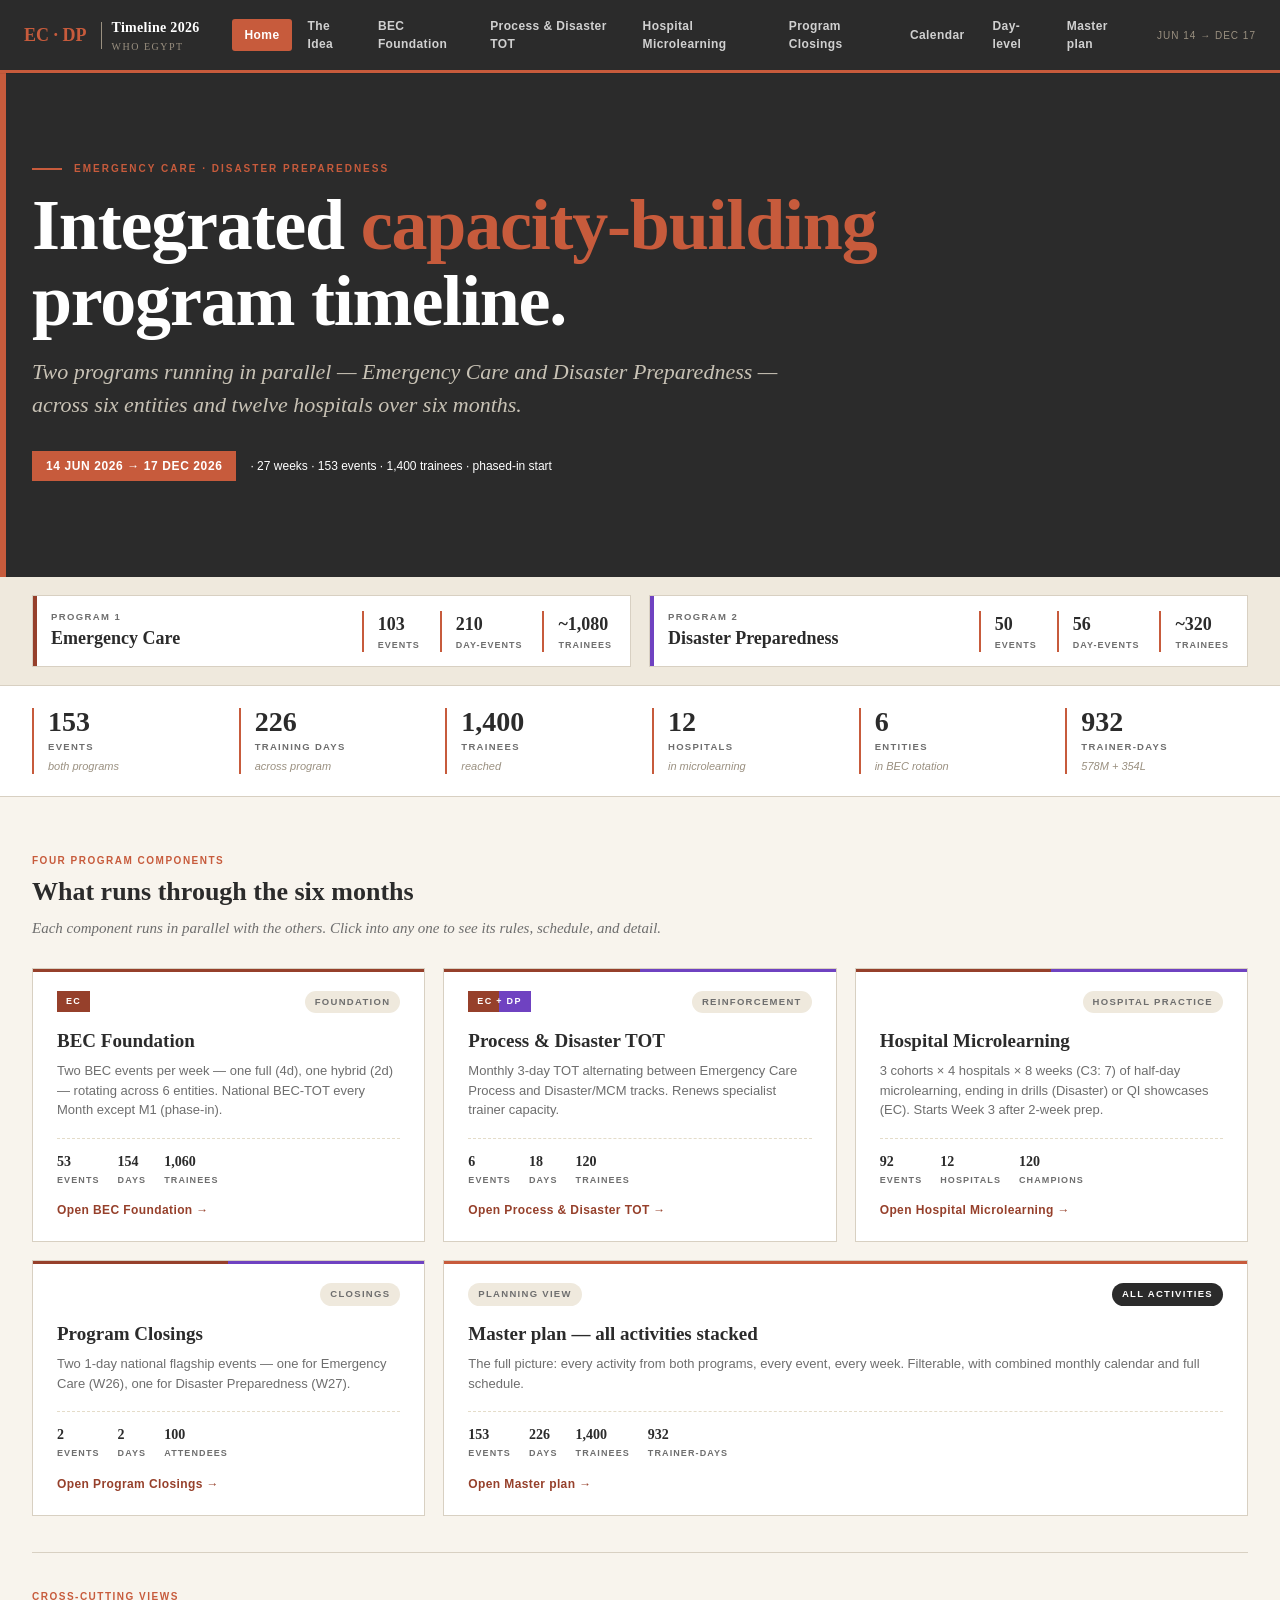
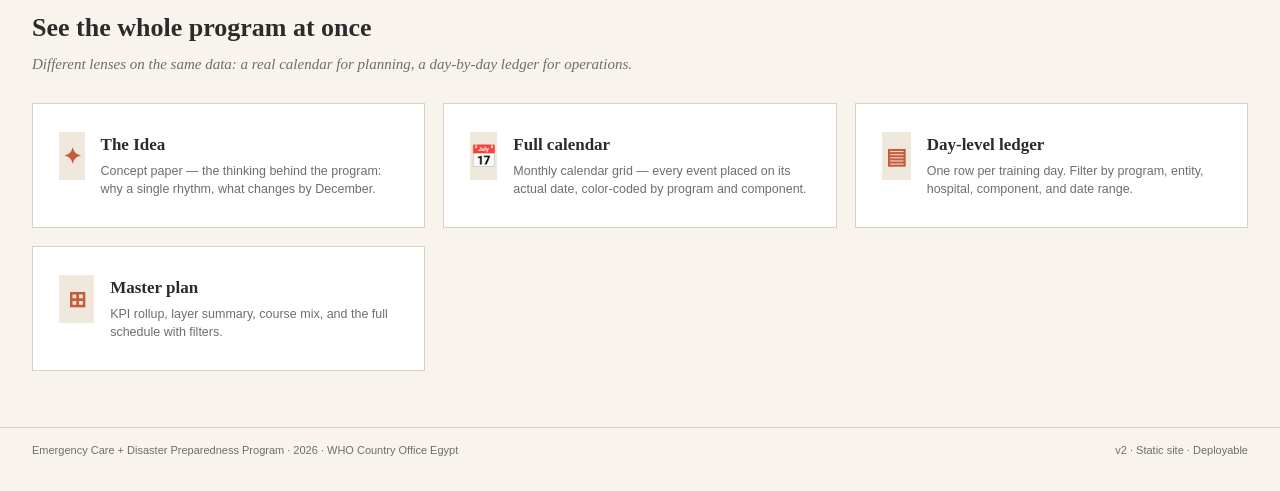
<file: index.html>
<!doctype html>
<html lang="en">
<head>
<meta charset="utf-8">
<meta name="viewport" content="width=device-width,initial-scale=1">
<title>EC + DP Timeline 2026 — Home</title>
<link rel="stylesheet" href="assets/shared.css">
<style>
  .hero {
    background: var(--charcoal); color: var(--white);
    padding: 88px 32px 96px; position: relative; overflow: hidden;
  }
  .hero::before { content: ''; position: absolute; left: 0; top: 0; bottom: 0; width: 6px; background: var(--terra); }
  .hero-inner { max-width: 1320px; margin: 0 auto; }
  .hero .small {
    font-size: 10px; font-weight: 700; letter-spacing: 2px;
    text-transform: uppercase; color: var(--terra);
    margin-bottom: 12px; display: flex; align-items: center; gap: 12px;
  }
  .hero .small::before { content: ''; width: 30px; height: 2px; background: var(--terra); }
  .hero h1 {
    font-family: Georgia, serif; font-size: 72px; font-weight: 700;
    line-height: 1.05; color: var(--white);
    margin: 0 0 8px; letter-spacing: -1.2px;
  }
  .hero h1 .accent { color: var(--terra); }
  .hero .sub {
    font-family: Georgia, serif; font-style: italic;
    font-size: 22px; color: #C8C2B5; max-width: 780px;
    margin: 16px 0 0;
  }
  .hero .when {
    margin-top: 30px; display: inline-flex; align-items: center; gap: 14px;
    font-size: 12px; color: var(--white);
  }
  .hero .when .pill {
    background: var(--terra); padding: 6px 14px;
    font-weight: 700; letter-spacing: 0.6px;
  }

  /* Two-program banner */
  .programs-strip {
    background: var(--bg-alt);
    border-bottom: 1px solid var(--hairline);
    padding: 18px 32px;
  }
  .programs-strip-inner {
    max-width: 1320px; margin: 0 auto;
    display: grid; grid-template-columns: 1fr 1fr;
    gap: 18px;
  }
  .program-band {
    display: flex; align-items: center; gap: 16px;
    background: var(--bg-card); border: 1px solid var(--hairline);
    padding: 14px 18px;
    position: relative;
  }
  .program-band::before {
    content: ''; position: absolute; left: 0; top: 0; bottom: 0; width: 4px;
  }
  .program-band.ec::before { background: var(--terra-d); }
  .program-band.dp::before { background: var(--purple); }
  .program-band .pl {
    font-size: 9.5px; font-weight: 700;
    letter-spacing: 1.4px; text-transform: uppercase;
    color: var(--grey);
  }
  .program-band .pt {
    font-family: Georgia, serif; font-size: 18px; font-weight: 700;
    color: var(--charcoal); margin-top: 1px;
  }
  .program-band .stats {
    margin-left: auto; display: flex; gap: 20px;
  }
  .program-band .stat {
    font-family: Georgia, serif; font-size: 18px; font-weight: 700;
    color: var(--charcoal);
  }
  .program-band .stat .l {
    display: block; font-family: 'Helvetica Neue', Arial, sans-serif;
    font-size: 9px; font-weight: 700; letter-spacing: 1px;
    text-transform: uppercase; color: var(--grey);
    margin-top: 1px;
  }

  /* Stat strip */
  .stat-strip {
    background: var(--bg-card);
    border-bottom: 1px solid var(--hairline);
    padding: 22px 32px;
  }
  .stat-strip-inner {
    max-width: 1320px; margin: 0 auto;
    display: grid; grid-template-columns: repeat(6, 1fr);
    gap: 24px;
  }
  .stat { border-left: 2px solid var(--terra); padding-left: 14px; }
  .stat .v { font-family: Georgia, serif; font-size: 28px; font-weight: 700; color: var(--charcoal); line-height: 1; }
  .stat .l { margin-top: 4px; font-size: 9.5px; font-weight: 700; letter-spacing: 1.3px; text-transform: uppercase; color: var(--grey); }
  .stat .s { margin-top: 3px; font-size: 11px; color: var(--grey-soft); font-style: italic; }

  section.body { max-width: 1320px; margin: 0 auto; padding: 56px 32px; }
  section.body h2 { font-size: 26px; margin-bottom: 6px; }
  section.body .lead {
    font-family: Georgia, serif; font-style: italic;
    color: var(--grey); margin: 0 0 28px; font-size: 15px;
  }

  /* Component cards */
  .comp-grid {
    display: grid; grid-template-columns: repeat(3, 1fr);
    gap: 18px; margin-bottom: 18px;
  }
  .comp-card {
    background: var(--bg-card); border: 1px solid var(--hairline);
    padding: 22px 24px; text-decoration: none; color: var(--ink);
    display: flex; flex-direction: column;
    transition: transform 0.12s, box-shadow 0.12s, border-color 0.12s;
    position: relative; overflow: hidden;
  }
  .comp-card::before {
    content: ''; position: absolute; top: 0; left: 0; right: 0; height: 3px; background: var(--terra);
  }
  .comp-card:hover {
    transform: translateY(-2px); box-shadow: 0 4px 12px rgba(0,0,0,0.06);
    border-color: var(--terra); text-decoration: none;
  }
  .comp-card .top {
    display: flex; justify-content: space-between; align-items: flex-start;
    margin-bottom: 14px;
  }
  .comp-card .progbadge {
    font-size: 9px; font-weight: 700; letter-spacing: 1.3px;
    text-transform: uppercase;
    padding: 4px 9px; color: var(--white);
  }
  .comp-card.bec .progbadge,
  .comp-card.proc .progbadge,
  .comp-card.ec-micro .progbadge,
  .comp-card.qi .progbadge,
  .comp-card.ec-close .progbadge { background: var(--terra-d); }
  .comp-card.dtot .progbadge,
  .comp-card.d-micro .progbadge,
  .comp-card.drill .progbadge,
  .comp-card.dp-close .progbadge { background: var(--purple); }
  .comp-card.both .progbadge { background: linear-gradient(90deg, var(--terra-d) 50%, var(--purple) 50%); }

  .comp-card.bec::before { background: var(--terra-d); }
  .comp-card.both::before { background: linear-gradient(90deg, var(--terra-d) 50%, var(--purple) 50%); }
  .comp-card.micro::before { background: linear-gradient(90deg, var(--terra-d) 50%, var(--purple) 50%); }
  .comp-card.close::before { background: linear-gradient(90deg, var(--terra-d) 50%, var(--purple) 50%); }
  .comp-card .tag {
    font-size: 9.5px; font-weight: 700; letter-spacing: 1.3px;
    text-transform: uppercase; color: var(--grey);
    padding: 4px 10px; background: var(--bg-alt); border-radius: 12px;
  }
  .comp-card h3 {
    font-family: Georgia, serif; font-size: 19px; color: var(--charcoal);
    margin: 0 0 6px; font-weight: 700;
  }
  .comp-card p {
    color: var(--grey); font-size: 13px; margin: 0 0 18px; flex: 1;
  }
  .comp-card .meta {
    border-top: 1px dashed var(--hairline-soft); padding-top: 12px;
    display: flex; gap: 18px; font-size: 11px; flex-wrap: wrap;
  }
  .comp-card .meta .m {
    color: var(--charcoal); font-weight: 700;
    font-family: Georgia, serif; font-size: 14px;
  }
  .comp-card .meta .l {
    display: block; font-size: 9px; letter-spacing: 1.1px;
    text-transform: uppercase; color: var(--grey); font-weight: 700;
    margin-top: 2px;
  }
  .comp-card .go {
    margin-top: 14px; font-size: 12px; color: var(--terra-d);
    font-weight: 700; letter-spacing: 0.4px;
  }
  .comp-card .go::after { content: ' →'; }

  /* Views section */
  .views-grid {
    display: grid; grid-template-columns: repeat(3, 1fr);
    gap: 18px;
  }
  .view-card {
    background: var(--bg-card); border: 1px solid var(--hairline);
    padding: 28px 26px; text-decoration: none; color: var(--ink);
    display: flex; gap: 16px; align-items: flex-start;
    transition: transform 0.12s, box-shadow 0.12s;
  }
  .view-card:hover {
    transform: translateY(-2px); box-shadow: 0 4px 12px rgba(0,0,0,0.06);
    text-decoration: none;
  }
  .view-card .icon {
    background: var(--bg-alt); width: 48px; height: 48px;
    display: flex; align-items: center; justify-content: center;
    font-family: Georgia, serif; font-size: 22px; font-weight: 700;
    color: var(--terra);
  }
  .view-card h3 {
    font-family: Georgia, serif;
    margin: 0 0 4px; font-size: 17px; color: var(--charcoal);
  }
  .view-card p { margin: 0; font-size: 12.5px; color: var(--grey); }
</style>
</head>
<body data-nav="home">

  <header class="hero">
    <div class="hero-inner">
      <div class="small">Emergency Care · Disaster Preparedness</div>
      <h1>Integrated <span class="accent">capacity-building</span><br>program timeline.</h1>
      <p class="sub">Two programs running in parallel — Emergency Care and Disaster Preparedness — across six entities and twelve hospitals over six months.</p>
      <div class="when">
        <span class="pill">14 JUN 2026 → 17 DEC 2026</span>
        <span>· 27 weeks · 153 events · 1,400 trainees · phased-in start</span>
      </div>
    </div>
  </header>

  <!-- Two-program banner -->
  <section class="programs-strip">
    <div class="programs-strip-inner">
      <div class="program-band ec">
        <div>
          <div class="pl">Program 1</div>
          <div class="pt">Emergency Care</div>
        </div>
        <div class="stats">
          <div class="stat">103<span class="l">Events</span></div>
          <div class="stat">210<span class="l">Day-events</span></div>
          <div class="stat">~1,080<span class="l">Trainees</span></div>
        </div>
      </div>
      <div class="program-band dp">
        <div>
          <div class="pl">Program 2</div>
          <div class="pt">Disaster Preparedness</div>
        </div>
        <div class="stats">
          <div class="stat">50<span class="l">Events</span></div>
          <div class="stat">56<span class="l">Day-events</span></div>
          <div class="stat">~320<span class="l">Trainees</span></div>
        </div>
      </div>
    </div>
  </section>

  <!-- KPI strip -->
  <section class="stat-strip">
    <div class="stat-strip-inner">
      <div class="stat"><div class="v">153</div><div class="l">Events</div><div class="s">both programs</div></div>
      <div class="stat"><div class="v">226</div><div class="l">Training days</div><div class="s">across program</div></div>
      <div class="stat"><div class="v">1,400</div><div class="l">Trainees</div><div class="s">reached</div></div>
      <div class="stat"><div class="v">12</div><div class="l">Hospitals</div><div class="s">in microlearning</div></div>
      <div class="stat"><div class="v">6</div><div class="l">Entities</div><div class="s">in BEC rotation</div></div>
      <div class="stat"><div class="v">932</div><div class="l">Trainer-days</div><div class="s">578M + 354L</div></div>
    </div>
  </section>

  <!-- Body -->
  <section class="body">
    <div class="section-label">Four program components</div>
    <h2>What runs through the six months</h2>
    <p class="lead">Each component runs in parallel with the others. Click into any one to see its rules, schedule, and detail.</p>

    <div class="comp-grid">
      <a href="layer-1.html" class="comp-card bec">
        <div class="top">
          <div class="progbadge">EC</div>
          <div class="tag">Foundation</div>
        </div>
        <h3>BEC Foundation</h3>
        <p>Two BEC events per week — one full (4d), one hybrid (2d) — rotating across 6 entities. National BEC-TOT every Month except M1 (phase-in).</p>
        <div class="meta">
          <div><span class="m">53</span><span class="l">Events</span></div>
          <div><span class="m">154</span><span class="l">Days</span></div>
          <div><span class="m">1,060</span><span class="l">Trainees</span></div>
        </div>
        <div class="go">Open BEC Foundation</div>
      </a>

      <a href="layer-2.html" class="comp-card both">
        <div class="top">
          <div class="progbadge">EC + DP</div>
          <div class="tag">Reinforcement</div>
        </div>
        <h3>Process &amp; Disaster TOT</h3>
        <p>Monthly 3-day TOT alternating between Emergency Care Process and Disaster/MCM tracks. Renews specialist trainer capacity.</p>
        <div class="meta">
          <div><span class="m">6</span><span class="l">Events</span></div>
          <div><span class="m">18</span><span class="l">Days</span></div>
          <div><span class="m">120</span><span class="l">Trainees</span></div>
        </div>
        <div class="go">Open Process &amp; Disaster TOT</div>
      </a>

      <a href="layer-3.html" class="comp-card micro">
        <div class="top">
          <div class="progbadge">EC + DP</div>
          <div class="tag">Hospital practice</div>
        </div>
        <h3>Hospital Microlearning</h3>
        <p>3 cohorts × 4 hospitals × 8 weeks (C3: 7) of half-day microlearning, ending in drills (Disaster) or QI showcases (EC). Starts Week 3 after 2-week prep.</p>
        <div class="meta">
          <div><span class="m">92</span><span class="l">Events</span></div>
          <div><span class="m">12</span><span class="l">Hospitals</span></div>
          <div><span class="m">120</span><span class="l">Champions</span></div>
        </div>
        <div class="go">Open Hospital Microlearning</div>
      </a>
    </div>

    <div class="comp-grid">
      <a href="layer-4.html" class="comp-card close">
        <div class="top">
          <div class="progbadge">EC + DP</div>
          <div class="tag">Closings</div>
        </div>
        <h3>Program Closings</h3>
        <p>Two 1-day national flagship events — one for Emergency Care (W26), one for Disaster Preparedness (W27).</p>
        <div class="meta">
          <div><span class="m">2</span><span class="l">Events</span></div>
          <div><span class="m">2</span><span class="l">Days</span></div>
          <div><span class="m">100</span><span class="l">Attendees</span></div>
        </div>
        <div class="go">Open Program Closings</div>
      </a>

      <a href="combined.html" class="comp-card" style="grid-column: span 2;">
        <div class="top">
          <div class="tag">Planning view</div>
          <div class="tag" style="background: var(--charcoal); color: var(--white);">All activities</div>
        </div>
        <h3>Master plan — all activities stacked</h3>
        <p>The full picture: every activity from both programs, every event, every week. Filterable, with combined monthly calendar and full schedule.</p>
        <div class="meta">
          <div><span class="m">153</span><span class="l">Events</span></div>
          <div><span class="m">226</span><span class="l">Days</span></div>
          <div><span class="m">1,400</span><span class="l">Trainees</span></div>
          <div><span class="m">932</span><span class="l">Trainer-days</span></div>
        </div>
        <div class="go">Open Master plan</div>
      </a>
    </div>

    <hr class="rule" style="margin: 36px 0;">

    <div class="section-label">Cross-cutting views</div>
    <h2>See the whole program at once</h2>
    <p class="lead">Different lenses on the same data: a real calendar for planning, a day-by-day ledger for operations.</p>

    <div class="views-grid">
      <a href="concept.html" class="view-card">
        <div class="icon">✦</div>
        <div>
          <h3>The Idea</h3>
          <p>Concept paper — the thinking behind the program: why a single rhythm, what changes by December.</p>
        </div>
      </a>
      <a href="calendar.html" class="view-card">
        <div class="icon">📅</div>
        <div>
          <h3>Full calendar</h3>
          <p>Monthly calendar grid — every event placed on its actual date, color-coded by program and component.</p>
        </div>
      </a>
      <a href="day-level.html" class="view-card">
        <div class="icon">▤</div>
        <div>
          <h3>Day-level ledger</h3>
          <p>One row per training day. Filter by program, entity, hospital, component, and date range.</p>
        </div>
      </a>
      <a href="combined.html" class="view-card">
        <div class="icon">⊞</div>
        <div>
          <h3>Master plan</h3>
          <p>KPI rollup, layer summary, course mix, and the full schedule with filters.</p>
        </div>
      </a>
    </div>
  </section>

  <footer class="footer" style="max-width:1320px;margin:0 auto;padding:14px 32px 32px;">
    <span>Emergency Care + Disaster Preparedness Program · 2026 · WHO Country Office Egypt</span>
    <span>v2 · Static site · Deployable</span>
  </footer>

  <script src="assets/nav.js"></script>
</body>
</html>
</file>
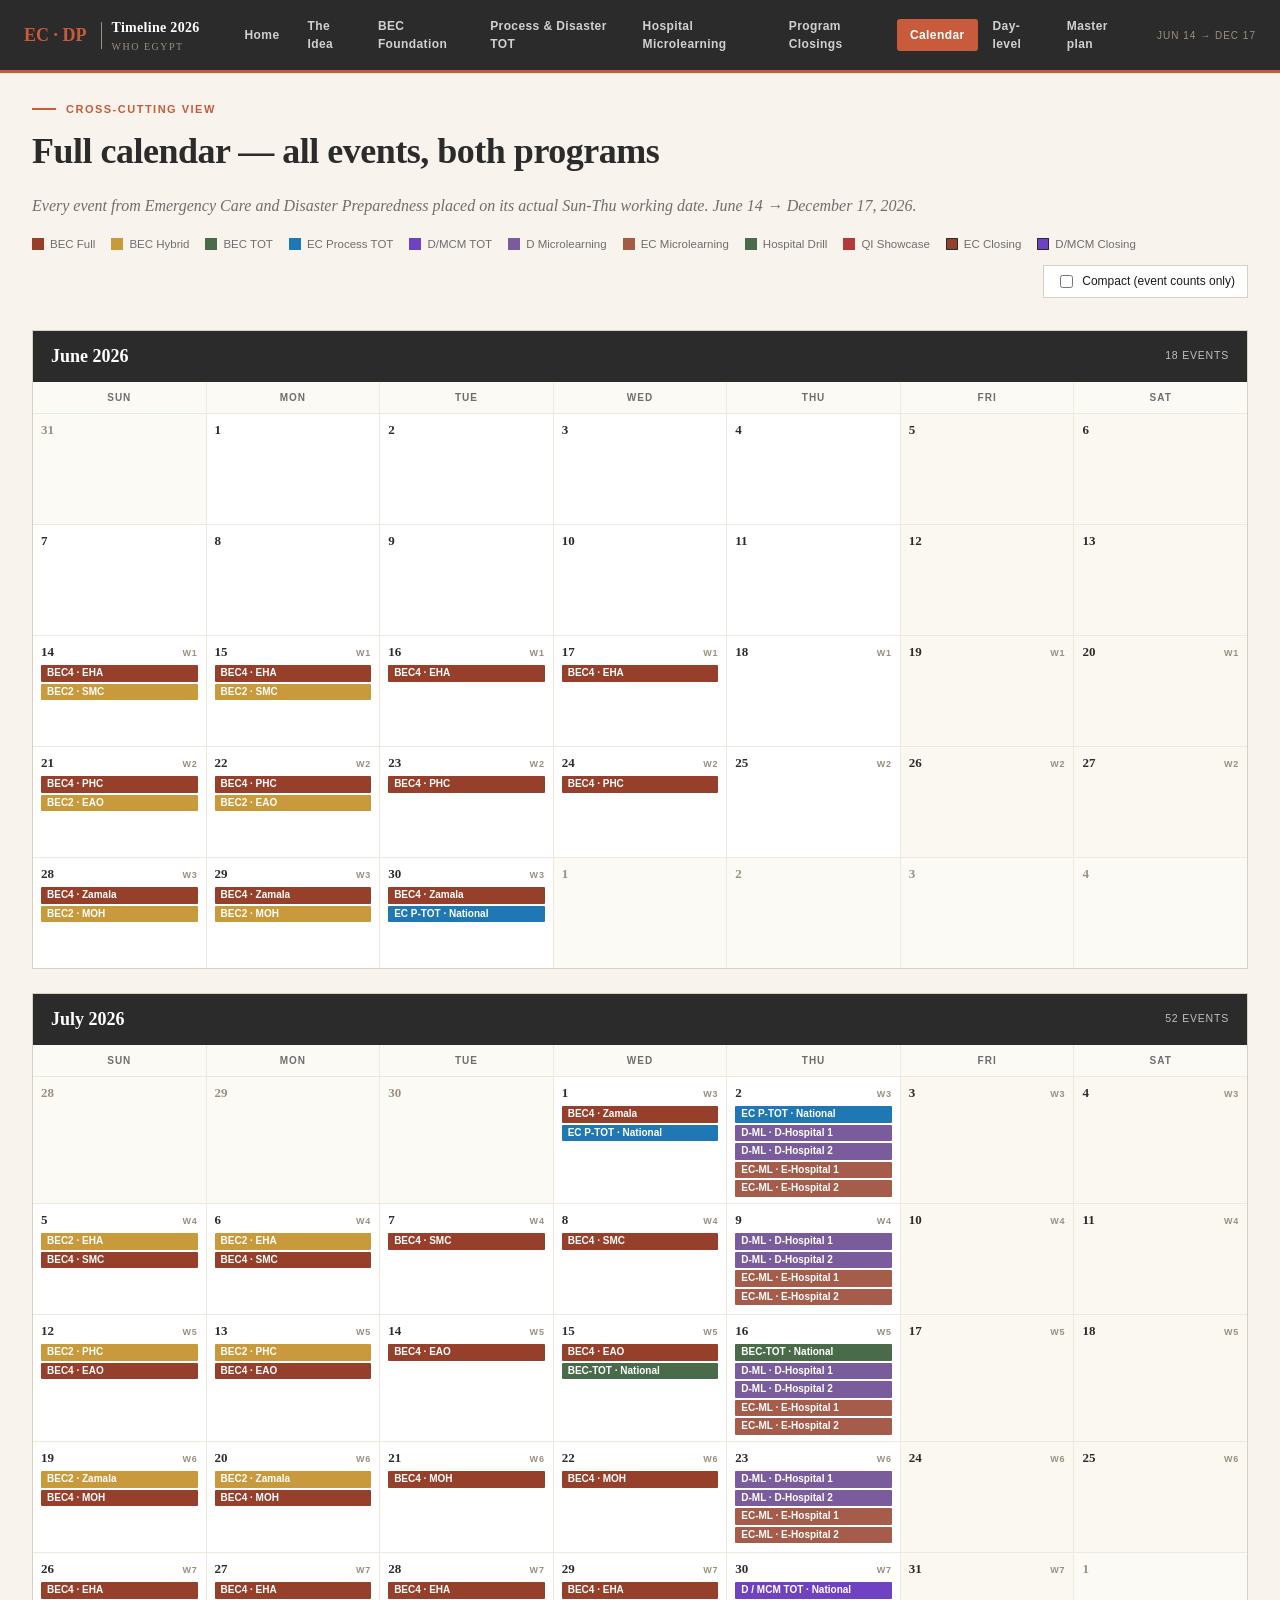
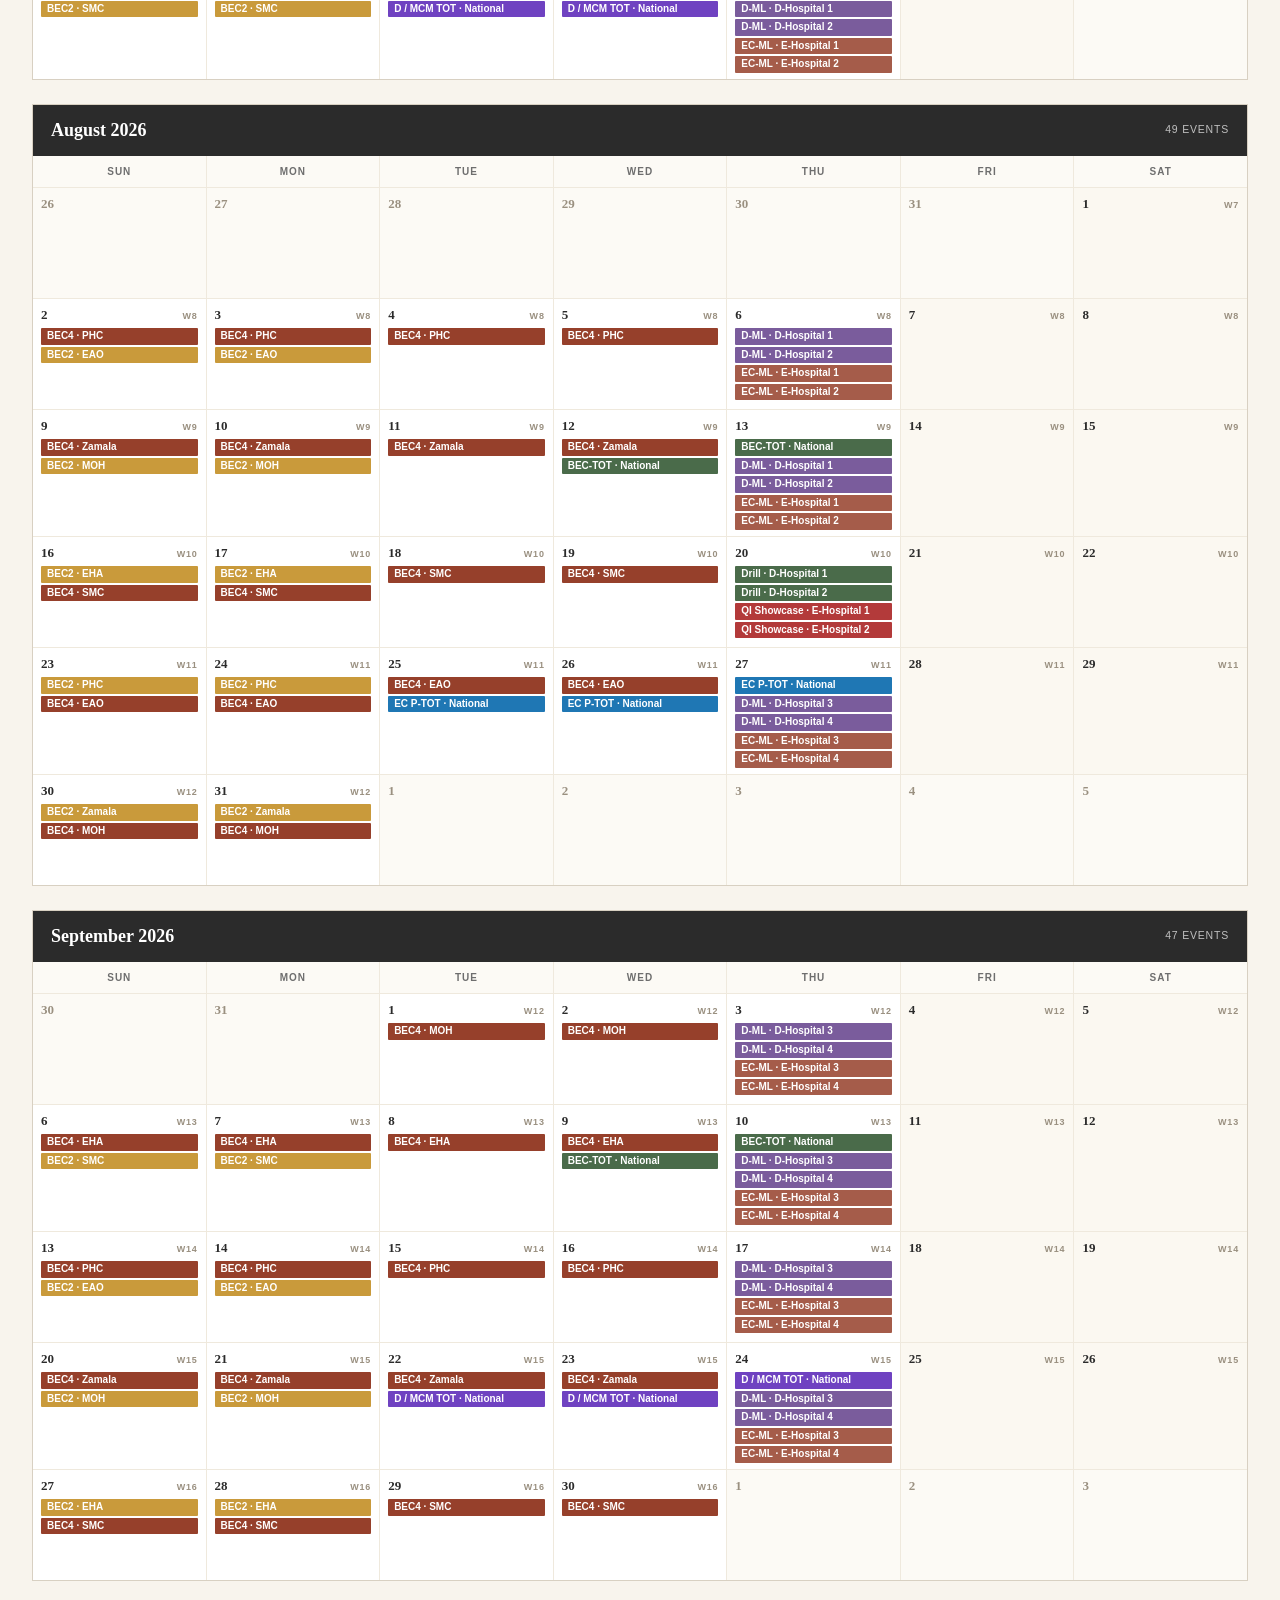
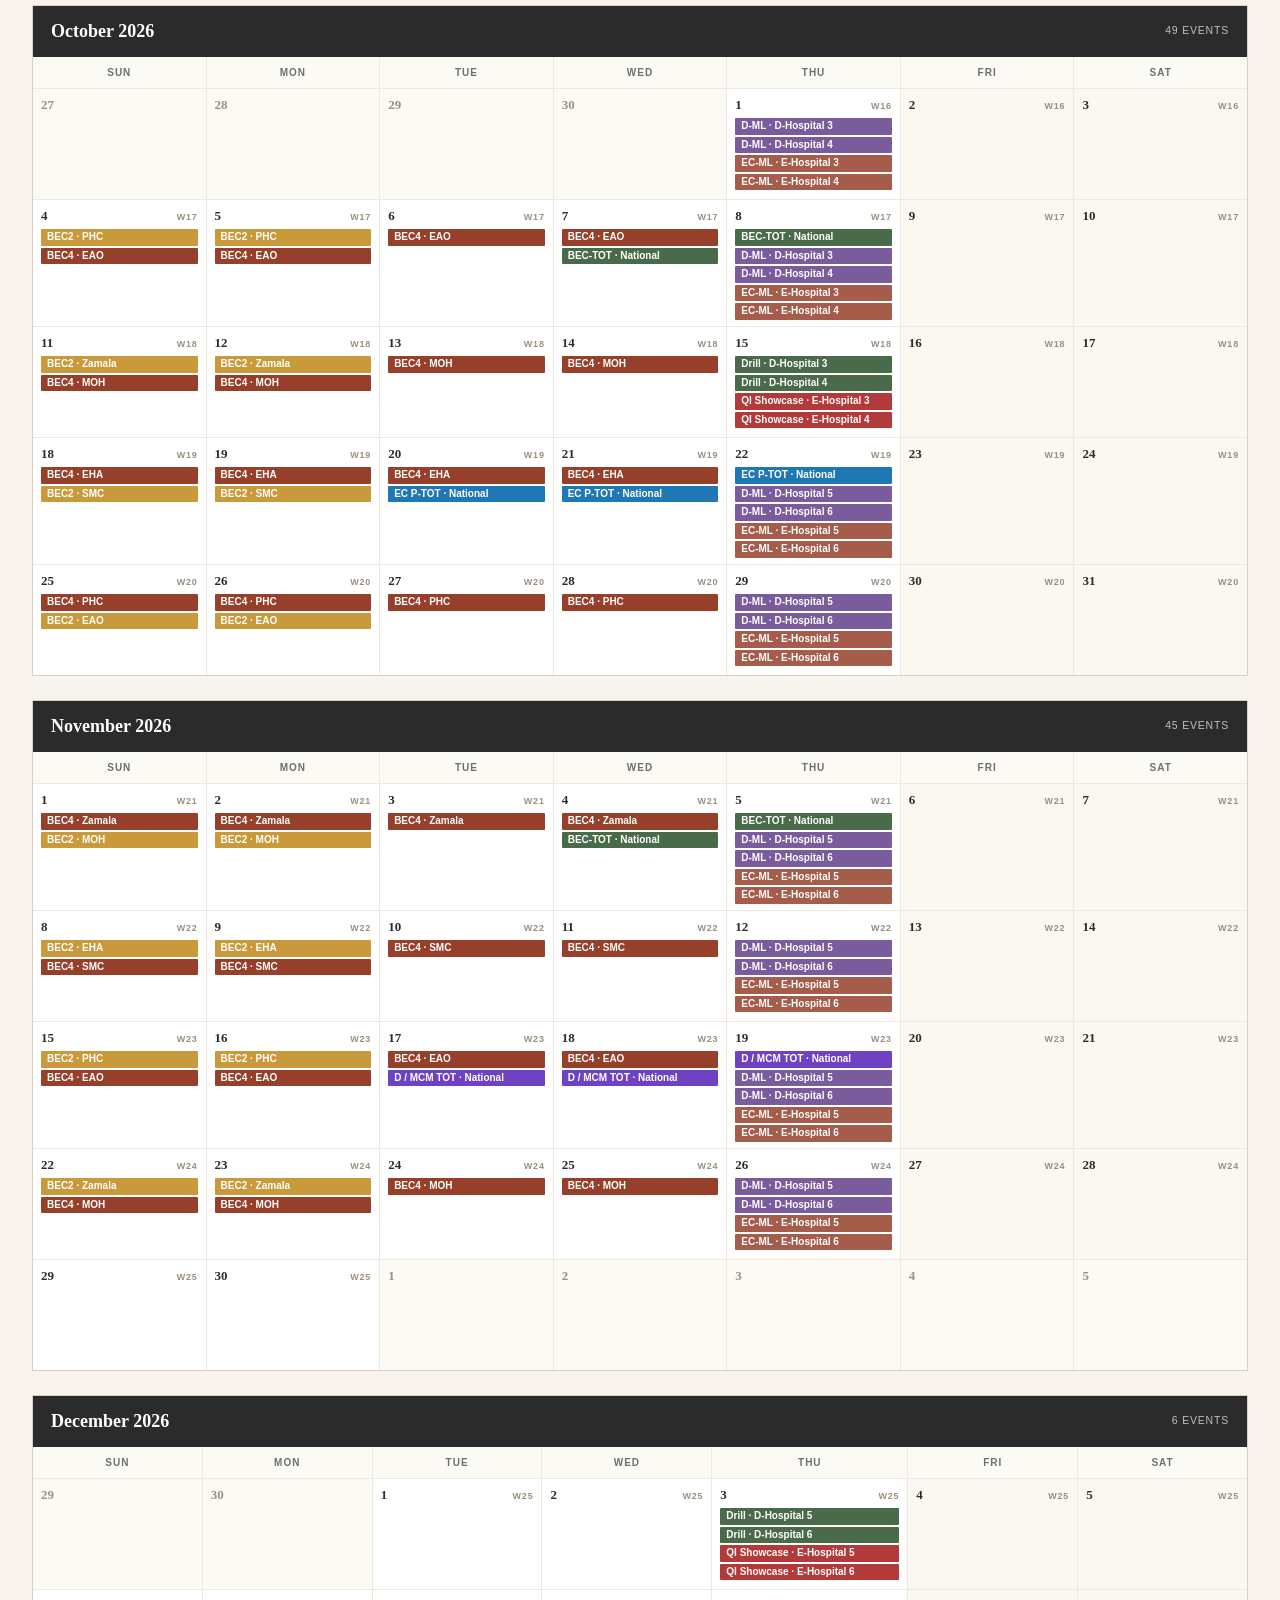
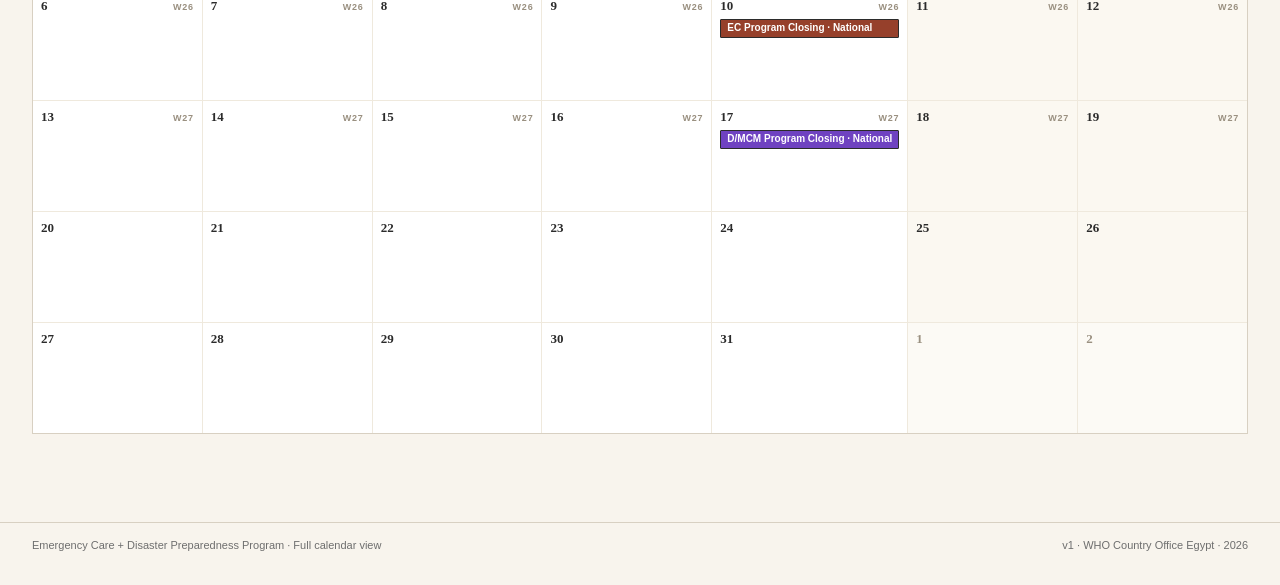
<file: calendar.html>
<!doctype html>
<html lang="en">
<head>
<meta charset="utf-8">
<meta name="viewport" content="width=device-width,initial-scale=1">
<title>Full Calendar — EC + DP Timeline 2026</title>
<link rel="stylesheet" href="assets/shared.css">
<style>
  .cal-toolbar {
    display: flex; align-items: center; gap: 12px;
    margin-bottom: 18px; flex-wrap: wrap;
  }
  .cal-toolbar .grow { flex: 1; }

  /* Calendar grid */
  .cal-month {
    background: var(--bg-card); border: 1px solid var(--hairline);
    margin-bottom: 24px;
    overflow: hidden;
  }
  .cal-month .head {
    display: flex; align-items: center; justify-content: space-between;
    background: var(--charcoal); color: var(--white);
    padding: 12px 18px;
  }
  .cal-month .head .title {
    font-family: Georgia, serif;
    font-size: 18px; font-weight: 700;
  }
  .cal-month .head .meta {
    font-size: 10.5px; letter-spacing: 0.8px; text-transform: uppercase;
    color: rgba(255,255,255,0.7);
  }
  .cal-grid {
    display: grid;
    grid-template-columns: repeat(7, 1fr);
    background: var(--bg-alt);
    gap: 1px;
  }
  .cal-grid .dow {
    background: var(--bg-soft);
    text-align: center;
    font-size: 10px; font-weight: 700;
    letter-spacing: 1px; text-transform: uppercase;
    color: var(--grey);
    padding: 8px 0;
  }
  .cal-grid .day {
    background: var(--bg-card);
    min-height: 110px;
    padding: 6px 8px;
    display: flex; flex-direction: column;
  }
  .cal-grid .day.weekend { background: #FBF8F1; }
  .cal-grid .day.outside { background: var(--bg-soft); color: var(--grey-soft); }
  .cal-grid .day.outside .dnum { color: var(--grey-soft); }
  .cal-grid .day .dnum {
    font-family: Georgia, serif;
    font-size: 13px; font-weight: 700;
    color: var(--charcoal);
    margin-bottom: 4px;
    display: flex; justify-content: space-between; align-items: baseline;
  }
  .cal-grid .day .dnum .wk {
    font-family: 'Helvetica Neue', Arial, sans-serif;
    font-size: 9px; font-weight: 700;
    letter-spacing: 0.8px;
    color: var(--grey-soft);
    text-transform: uppercase;
  }
  .events { display: flex; flex-direction: column; gap: 2px; }
  .ev {
    font-size: 10px; padding: 2px 6px;
    color: var(--white); font-weight: 600;
    line-height: 1.25; border-radius: 1px;
    white-space: nowrap; overflow: hidden; text-overflow: ellipsis;
  }
  .ev.bec4 { background: var(--terra-d); }
  .ev.bec2 { background: var(--mustard); color: var(--white); }
  .ev.btot { background: var(--forest); }
  .ev.ptot { background: var(--blue); }
  .ev.dtot { background: var(--purple); }
  .ev.ml-dis { background: var(--ml-purple); }
  .ev.ml-ec  { background: var(--terra-d); opacity: 0.85; }
  .ev.drill  { background: var(--forest); }
  .ev.qi     { background: var(--red); }
  .ev.close-ec  { background: var(--terra-d); border: 1px solid var(--charcoal); }
  .ev.close-dmc { background: var(--purple); border: 1px solid var(--charcoal); }

  .cal-summary {
    display: flex; gap: 6px; flex-wrap: wrap;
    margin-top: 6px;
  }
  .cal-summary .chip {
    font-size: 9px; padding: 1px 6px;
    color: var(--white); font-weight: 700;
    letter-spacing: 0.3px;
    border-radius: 8px;
  }

  /* Compact mode toggle */
  .compact .cal-grid .day { min-height: 70px; }
  .compact .cal-grid .day .events .ev { display: none; }
  .compact .cal-grid .day .events::after {
    content: attr(data-count) ' events';
    font-size: 10px; color: var(--grey);
    font-style: italic;
  }
</style>
</head>
<body data-nav="calendar">

  <div class="wrap wide">
    <div class="eyebrow">Cross-cutting view</div>
    <h1>Full calendar — all events, both programs</h1>
    <p class="lede">Every event from Emergency Care and Disaster Preparedness placed on its actual Sun-Thu working date. June 14 → December 17, 2026.</p>

    <div class="rules" style="background:transparent;border-left:none;padding:0;margin:18px 0 8px;">
      <div class="legend">
        <span><span class="swatch" style="background:#96402B"></span>BEC Full</span>
        <span><span class="swatch" style="background:#C99A3B"></span>BEC Hybrid</span>
        <span><span class="swatch" style="background:#4A6B4A"></span>BEC TOT</span>
        <span><span class="swatch" style="background:#1F77B4"></span>EC Process TOT</span>
        <span><span class="swatch" style="background:#6F42C1"></span>D/MCM TOT</span>
        <span><span class="swatch" style="background:#7A5C9C"></span>D Microlearning</span>
        <span><span class="swatch" style="background:#96402B;opacity:0.85"></span>EC Microlearning</span>
        <span><span class="swatch" style="background:#4A6B4A"></span>Hospital Drill</span>
        <span><span class="swatch" style="background:#B33A3A"></span>QI Showcase</span>
        <span><span class="swatch" style="background:#96402B;border:1px solid #2B2B2B"></span>EC Closing</span>
        <span><span class="swatch" style="background:#6F42C1;border:1px solid #2B2B2B"></span>D/MCM Closing</span>
      </div>
    </div>

    <div class="cal-toolbar">
      <span class="grow"></span>
      <label class="controls" style="display:inline-flex;background:var(--bg-card);border:1px solid var(--hairline);padding:6px 12px;gap:6px;cursor:pointer;font-size:12px;">
        <input type="checkbox" id="compact-toggle"> Compact (event counts only)
      </label>
    </div>

    <div id="calendar-container"></div>
  </div>

  <footer class="footer" style="max-width:1320px;margin:0 auto;padding:14px 32px 32px;">
    <span>Emergency Care + Disaster Preparedness Program · Full calendar view</span>
    <span>v1 · WHO Country Office Egypt · 2026</span>
  </footer>

  <script src="assets/nav.js"></script>
  <script>
  (function(){
    const ENTITIES = ["EHA","SMC","PHC","EAO","Zamala","MOH"];
    const START = new Date(Date.UTC(2026, 5, 14)); // Sun 14-Jun-2026
    const MONTHS_ABBR = ["Jan","Feb","Mar","Apr","May","Jun","Jul","Aug","Sep","Oct","Nov","Dec"];
    const MONTHS_FULL = ["January","February","March","April","May","June","July","August","September","October","November","December"];
    const DOW = ["Sun","Mon","Tue","Wed","Thu","Fri","Sat"];
    const ACTIVE_WEEKS = 24;
    function addDays(d, n){ const r = new Date(d); r.setUTCDate(r.getUTCDate()+n); return r; }
    function weekSun(w){ return addDays(START, (w-1)*7); }
    function fmtDate(d){ return d.getUTCFullYear() + '-' + String(d.getUTCMonth()+1).padStart(2,'0') + '-' + String(d.getUTCDate()).padStart(2,'0'); }

    // ===== EVENT GENERATION (per actual day) =====
    function bec_pair(w){
      const cycleIdx = ((w-1) % 6);
      const pairIdx = Math.floor(cycleIdx % 3);
      const e1 = ENTITIES[pairIdx*2];
      const e2 = ENTITIES[pairIdx*2 + 1];
      const swap = cycleIdx >= 3;
      return [
        { type: swap ? 'BEC2' : 'BEC4', entity: e1, days: swap ? 2 : 4 },
        { type: swap ? 'BEC4' : 'BEC2', entity: e2, days: swap ? 4 : 2 },
      ];
    }
    // Returns array of {date: 'YYYY-MM-DD', label, cls, layer, entity}
    const dayEvents = [];   // flat list

    function addDay(date, type, label, cls, layer, entity){
      dayEvents.push({date: fmtDate(date), type, label, cls, layer, entity});
    }

    // L1: BEC4 Sun-Wed, BEC2 Sun-Mon, BEC-TOT (W1 of month) Wed-Thu
    for (let w = 1; w <= ACTIVE_WEEKS; w++){
      const sun = weekSun(w);
      const [a, b] = bec_pair(w);
      // BEC slot A
      const aDays = a.type === 'BEC4' ? 4 : 2;
      for (let i = 0; i < aDays; i++){
        addDay(addDays(sun, i), a.type, `${a.type} · ${a.entity}`,
          a.type === 'BEC4' ? 'bec4' : 'bec2', 1, a.entity);
      }
      // BEC slot B
      const bDays = b.type === 'BEC4' ? 4 : 2;
      for (let i = 0; i < bDays; i++){
        addDay(addDays(sun, i), b.type, `${b.type} · ${b.entity}`,
          b.type === 'BEC4' ? 'bec4' : 'bec2', 1, b.entity);
      }
      // BEC-TOT week 1 of each month (Wed-Thu)
      if (((w-1) % 4 === 0) && (w !== 1)) {
        addDay(addDays(sun, 3), 'BEC-TOT', 'BEC-TOT · National', 'btot', 1, 'National');
        addDay(addDays(sun, 4), 'BEC-TOT', 'BEC-TOT · National', 'btot', 1, 'National');
      }
    }

    // L2: P-TOT / D-TOT Tue-Thu W3 of each month
    for (let m = 1; m <= 6; m++){
      const week = (m-1)*4 + 3;
      const sun = weekSun(week);
      const isP = (m % 2 === 1);
      const type = isP ? 'EC P-TOT' : 'D / MCM TOT';
      const cls  = isP ? 'ptot' : 'dtot';
      for (let i = 2; i <= 4; i++){ // Tue, Wed, Thu
        addDay(addDays(sun, i), type, `${type} · National`, cls, 2, 'National');
      }
    }

    // L3: Microlearning each Thu of cohort weeks except last (culmination)
    const cohorts = [
      {num:1, startW:3, endW:10,
        hospitals:[{id:'D-Hospital 1',track:'D'},{id:'D-Hospital 2',track:'D'},{id:'E-Hospital 1',track:'E'},{id:'E-Hospital 2',track:'E'}]}, {num:2, startW:11, endW:18,
        hospitals:[{id:'D-Hospital 3',track:'D'},{id:'D-Hospital 4',track:'D'},{id:'E-Hospital 3',track:'E'},{id:'E-Hospital 4',track:'E'}]}, {num:3, startW:19, endW:25,
        hospitals:[{id:'D-Hospital 5',track:'D'},{id:'D-Hospital 6',track:'D'},{id:'E-Hospital 5',track:'E'},{id:'E-Hospital 6',track:'E'}]},
    ];
    cohorts.forEach(c => {
      for (let w = c.startW; w <= c.endW; w++){
        const thu = addDays(weekSun(w), 4);
        const isLast = (w === c.endW);
        c.hospitals.forEach(h => {
          if (isLast){
            if (h.track === 'D'){
              addDay(thu, 'DRILL', `Drill · ${h.id}`, 'drill', 3, h.id);
            } else {
              addDay(thu, 'QI', `QI Showcase · ${h.id}`, 'qi', 3, h.id);
            }
          } else {
            const cls = h.track === 'D' ? 'ml-dis' : 'ml-ec';
            const lbl = h.track === 'D' ? 'D-ML' : 'EC-ML';
            addDay(thu, lbl, `${lbl} · ${h.id}`, cls, 3, h.id);
          }
        });
      }
    });

    // L4: Closings — EC Thu W26, D/MCM Thu W27
    addDay(addDays(weekSun(26), 4), 'EC CLOSE', 'EC Program Closing · National', 'close-ec', 4, 'National');
    addDay(addDays(weekSun(27), 4), 'D/MCM CLOSE', 'D/MCM Program Closing · National', 'close-dmc', 4, 'National');

    // Group events by date
    const byDate = {};
    dayEvents.forEach(e => { (byDate[e.date] ||= []).push(e); });

    // Build calendar for months Jun, Jul, Aug, Sep, Oct, Nov, Dec 2026
    const container = document.getElementById('calendar-container');

    function weekNum(date){
      // weeks since program START (Sun 14-Jun-2026)
      const diff = Math.floor((date - START) / (7 * 86400000));
      const wk = diff + 1;
      return (wk >= 1 && wk <= 27) ? wk : null;
    }

    function buildMonth(year, month0){
      // month0: 0..11 (Jun=5)
      const monthEl = document.createElement('div');
      monthEl.className = 'cal-month';
      // count events in this month
      let evCount = 0;
      for (const k in byDate){
        const d = new Date(k + 'T00:00:00Z');
        if (d.getUTCFullYear() === year && d.getUTCMonth() === month0) evCount += byDate[k].length;
      }
      monthEl.innerHTML = `
        <div class="head">
          <div class="title">${MONTHS_FULL[month0]} ${year}</div>
          <div class="meta">${evCount} events</div>
        </div>
      `;
      const grid = document.createElement('div');
      grid.className = 'cal-grid';

      // DOW headers
      DOW.forEach(d => {
        const cell = document.createElement('div');
        cell.className = 'dow';
        cell.textContent = d;
        grid.appendChild(cell);
      });

      // First day of month — figure out its DOW (Sun=0)
      const firstDay = new Date(Date.UTC(year, month0, 1));
      const startDow = firstDay.getUTCDay();
      const daysInMonth = new Date(Date.UTC(year, month0+1, 0)).getUTCDate();

      // Previous month padding
      for (let i = 0; i < startDow; i++){
        const d = addDays(firstDay, -(startDow - i));
        const cell = document.createElement('div');
        cell.className = 'day outside' + ((d.getUTCDay() === 5 || d.getUTCDay() === 6) ? ' weekend' : '');
        cell.innerHTML = `<div class="dnum">${d.getUTCDate()}</div>`;
        grid.appendChild(cell);
      }

      // Days of month
      for (let dd = 1; dd <= daysInMonth; dd++){
        const d = new Date(Date.UTC(year, month0, dd));
        const isoStr = fmtDate(d);
        const dow = d.getUTCDay();
        const isWeekend = (dow === 5 || dow === 6); // Fri/Sat
        const wk = weekNum(d);
        const cell = document.createElement('div');
        cell.className = 'day' + (isWeekend ? ' weekend' : '');
        const evs = byDate[isoStr] || [];
        const evHtml = evs.map(e => `<div class="ev ${e.cls}" title="${e.label}">${e.label}</div>`).join('');
        cell.innerHTML = `
          <div class="dnum"><span>${dd}</span>${wk ? `<span class="wk">W${wk}</span>` : ''}</div>
          <div class="events" data-count="${evs.length}">${evHtml}</div>
        `;
        grid.appendChild(cell);
      }

      // Trailing padding to fill row
      const totalCells = startDow + daysInMonth;
      const trailing = (7 - (totalCells % 7)) % 7;
      for (let i = 1; i <= trailing; i++){
        const d = new Date(Date.UTC(year, month0+1, i));
        const cell = document.createElement('div');
        cell.className = 'day outside' + ((d.getUTCDay() === 5 || d.getUTCDay() === 6) ? ' weekend' : '');
        cell.innerHTML = `<div class="dnum">${d.getUTCDate()}</div>`;
        grid.appendChild(cell);
      }

      monthEl.appendChild(grid);
      container.appendChild(monthEl);
    }

    // Build months Jun-Dec 2026
    for (let m = 5; m <= 11; m++){
      buildMonth(2026, m);
    }

    // Compact mode toggle
    document.getElementById('compact-toggle').addEventListener('change', e => {
      container.classList.toggle('compact', e.target.checked);
    });

  })();
  </script>
</body>
</html>
</file>
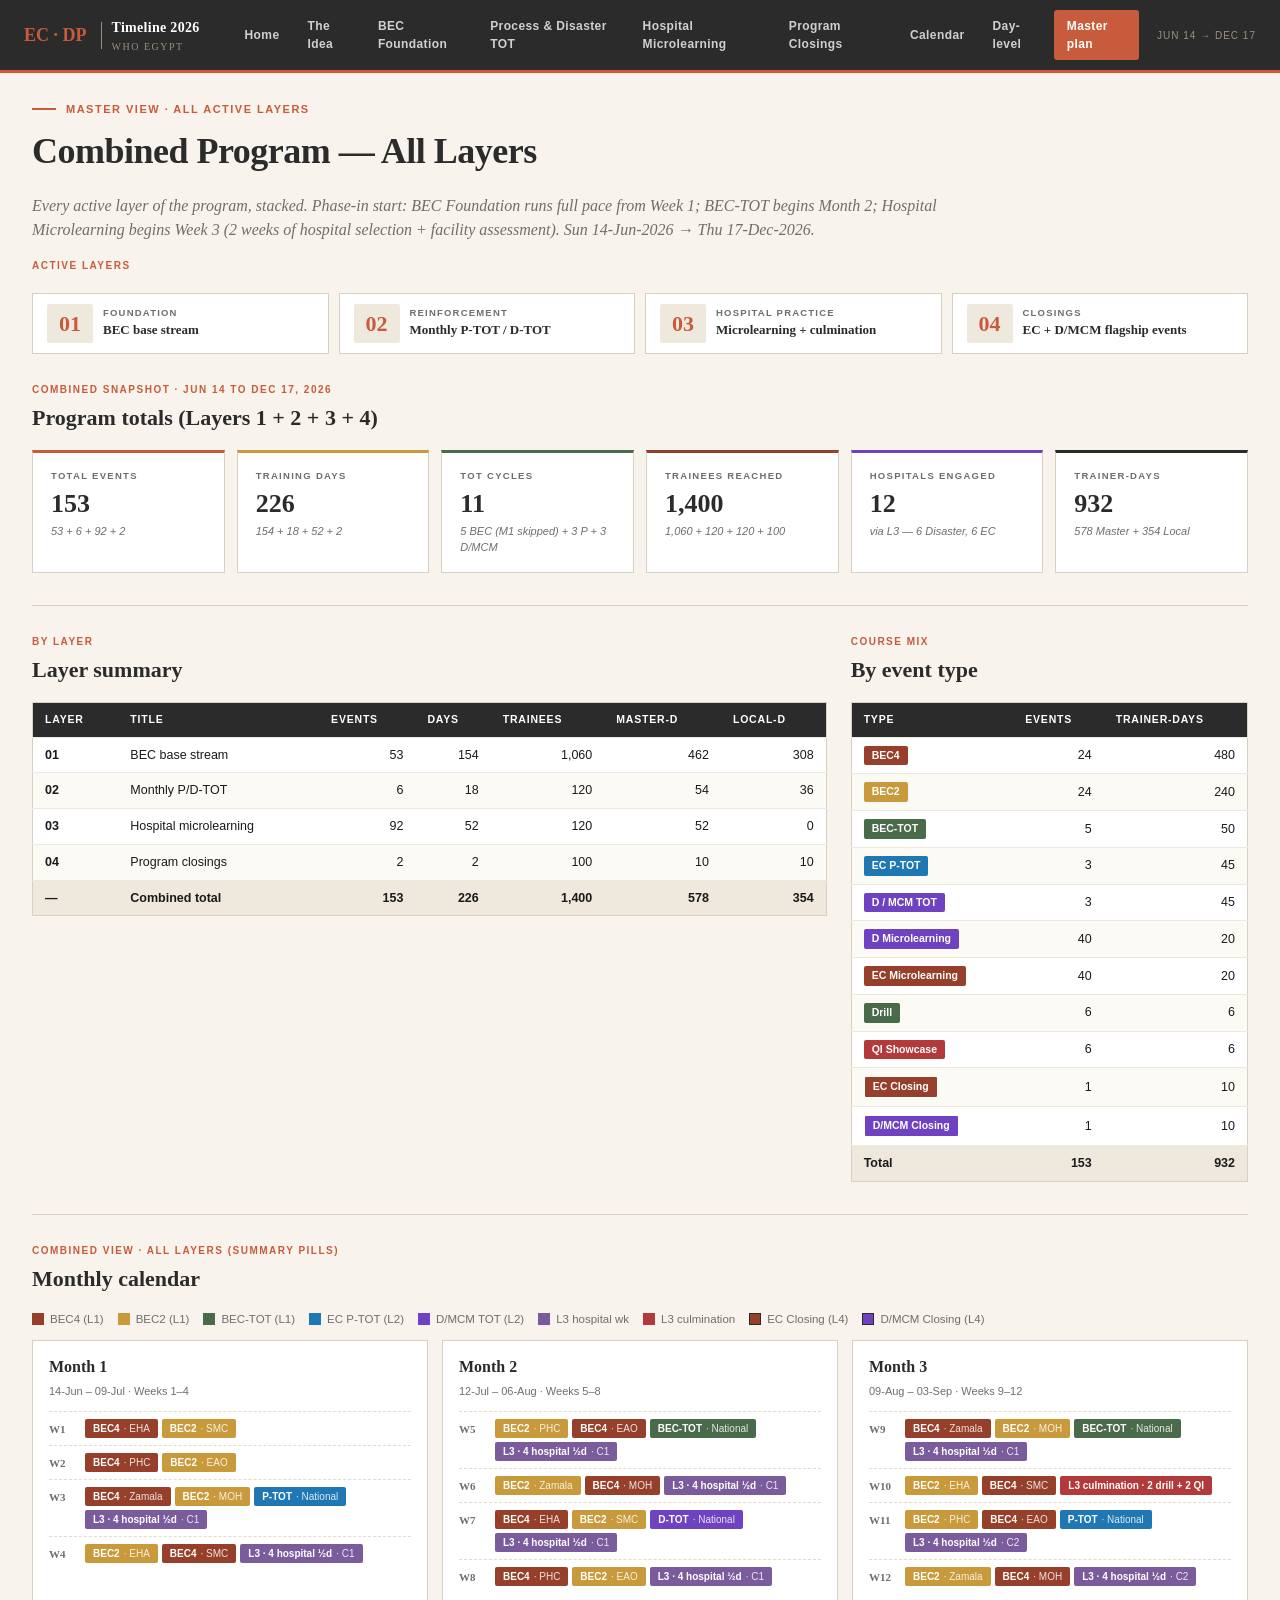
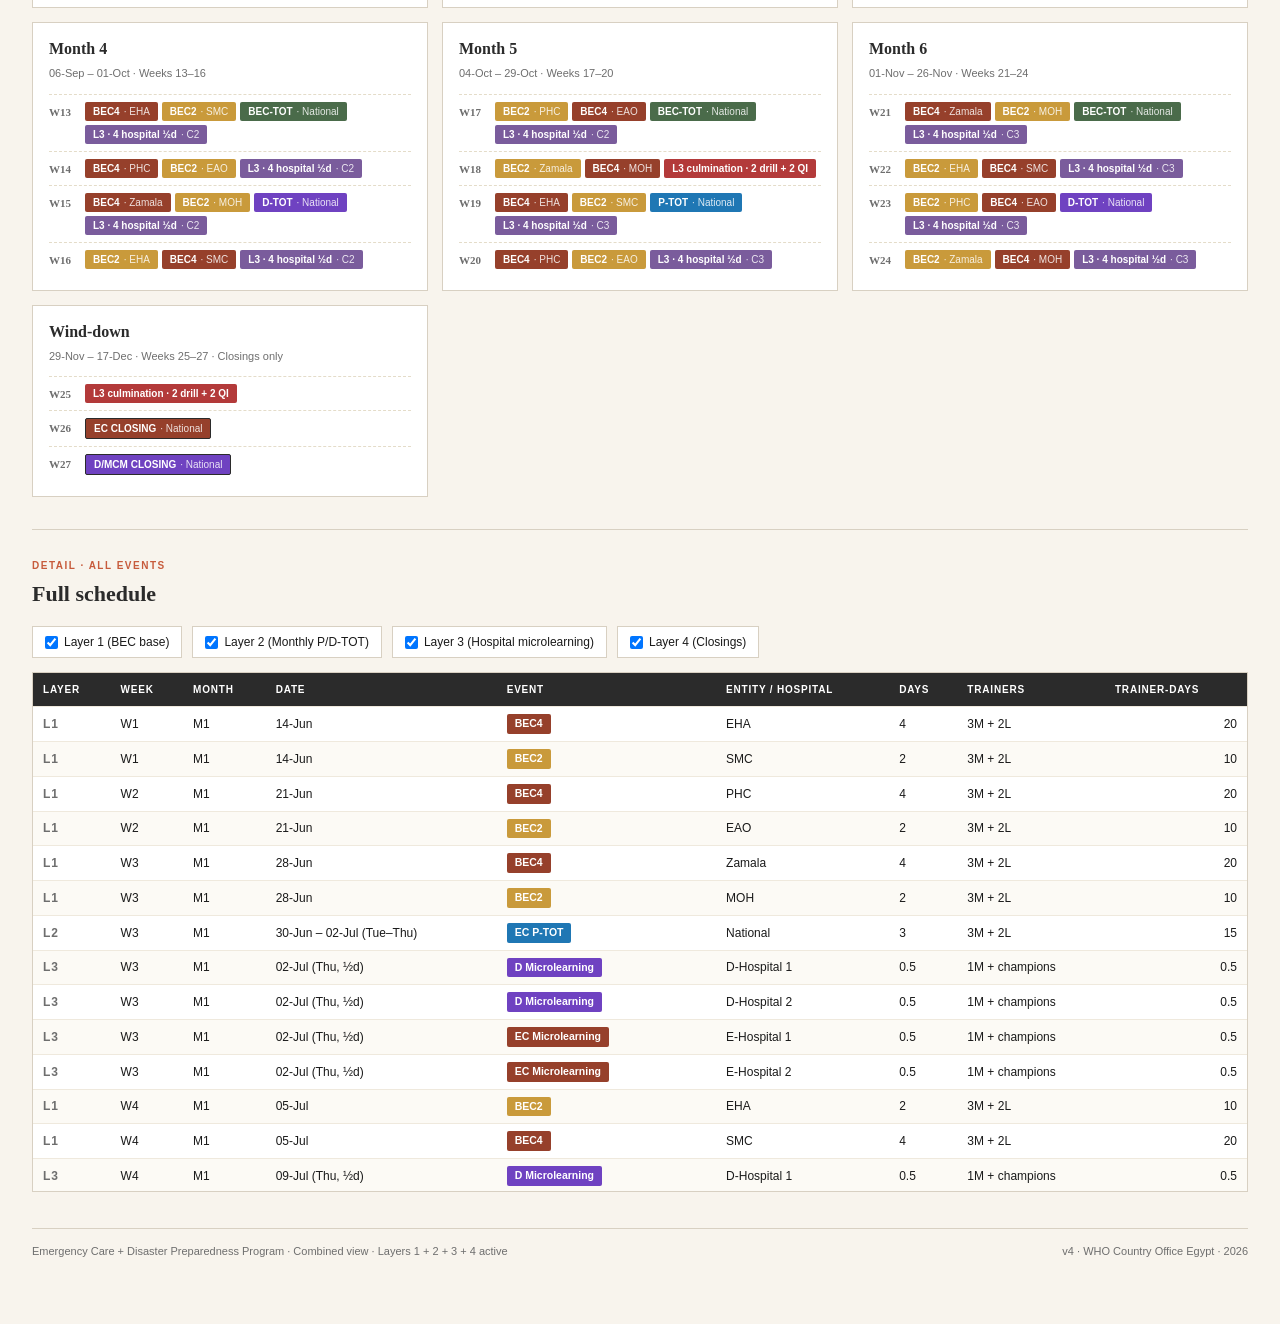
<file: combined.html>
<!doctype html>
<html lang="en">
<head>
<meta charset="utf-8">
<link rel="stylesheet" href="assets/shared.css">
<meta name="viewport" content="width=device-width,initial-scale=1">
<title>Combined — All Layers</title>
<style>
  :root { color-scheme: light; }
  * { box-sizing: border-box; }
  body { margin: 0; font-family: 'Helvetica Neue', Arial, sans-serif; background: #F8F4ED; color: #1A1A1A; font-size: 14px; line-height: 1.5; }
  .wrap { max-width: 1320px; margin: 0 auto; padding: 28px 32px 64px; }
  .eyebrow { font-size: 11px; font-weight: 700; letter-spacing: 1.5px; text-transform: uppercase; color: #C75B3C; margin-bottom: 6px; display: flex; align-items: center; gap: 10px; }
  .eyebrow::before { content: ''; width: 24px; height: 2px; background: #C75B3C; }
  h1 { font-family: Georgia, serif; font-size: 36px; font-weight: 700; color: #2B2B2B; margin: 0 0 6px; letter-spacing: -0.5px; }
  .lede { font-family: Georgia, serif; font-style: italic; font-size: 16px; color: #6E6E6E; max-width: 920px; }
  hr.rule { border: 0; height: 1px; background: #D8D0C2; margin: 28px 0; }
  h2 { font-family: Georgia, serif; font-size: 22px; color: #2B2B2B; margin: 0 0 16px; font-weight: 700; }
  .section-label { font-size: 10px; font-weight: 700; letter-spacing: 1.5px; text-transform: uppercase; color: #C75B3C; margin-bottom: 4px; }

  .layers-strip { display: grid; grid-template-columns: repeat(4, 1fr); gap: 10px; margin: 20px 0 28px; }
  .layer-chip { display: flex; align-items: center; gap: 10px; background: #FFFFFF; border: 1px solid #D8D0C2; padding: 10px 14px; }
  .layer-chip .num { font-family: Georgia, serif; font-size: 22px; font-weight: 700; color: #C75B3C; background: #EFE9DD; padding: 3px 12px; border-radius: 2px; }
  .layer-chip .lbl { font-size: 9.5px; font-weight: 700; letter-spacing: 1.2px; text-transform: uppercase; color: #6E6E6E; }
  .layer-chip .ttl { font-family: Georgia, serif; font-size: 13px; color: #2B2B2B; font-weight: 700; }

  .kpi-grid { display: grid; grid-template-columns: repeat(6, 1fr); gap: 12px; margin-bottom: 32px; }
  .kpi { background: #FFFFFF; border: 1px solid #D8D0C2; border-top: 3px solid #C75B3C; padding: 16px 18px; min-height: 96px; }
  .kpi-label { font-size: 9.5px; font-weight: 700; letter-spacing: 1.3px; text-transform: uppercase; color: #6E6E6E; margin-bottom: 8px; }
  .kpi-value { font-family: Georgia, serif; font-size: 26px; font-weight: 700; color: #2B2B2B; line-height: 1; }
  .kpi-sub { font-size: 11px; color: #6E6E6E; margin-top: 6px; font-style: italic; }
  .kpi.mustard { border-top-color: #C99A3B; }
  .kpi.forest  { border-top-color: #4A6B4A; }
  .kpi.dark    { border-top-color: #96402B; }
  .kpi.purple  { border-top-color: #6F42C1; }
  .kpi.charcoal { border-top-color: #2B2B2B; }

  table.data { width: 100%; border-collapse: collapse; background: #FFFFFF; border: 1px solid #D8D0C2; font-size: 12.5px; }
  table.data th { background: #2B2B2B; color: #FFFFFF; text-align: left; padding: 9px 12px; font-weight: 700; font-size: 10.5px; text-transform: uppercase; letter-spacing: 0.8px; }
  table.data td { padding: 8px 12px; border-top: 1px solid #EFE9DD; }
  table.data tr:nth-child(even) td { background: #FCFAF5; }
  table.data td.num { text-align: right; font-variant-numeric: tabular-nums; }
  table.data tr.total td { background: #EFE9DD; font-weight: 700; }

  .months { display: grid; grid-template-columns: repeat(3, 1fr); gap: 14px; margin-bottom: 32px; }
  .month-card { background: #FFFFFF; border: 1px solid #D8D0C2; padding: 14px 16px; }
  .month-title { font-family: Georgia, serif; font-size: 16px; font-weight: 700; color: #2B2B2B; margin-bottom: 4px; }
  .month-sub { font-size: 11px; color: #6E6E6E; margin-bottom: 12px; }
  .week-row { display: grid; grid-template-columns: 36px 1fr; align-items: start; padding: 7px 0; border-top: 1px dashed #E4DCC9; font-size: 12px; }
  .week-row:first-of-type { border-top: 0; }
  .week-num { font-family: Georgia, serif; font-weight: 700; color: #6E6E6E; font-size: 11px; padding-top: 2px; }
  .events { display: flex; flex-wrap: wrap; gap: 4px; }
  .pill { display: inline-block; padding: 3px 8px; border-radius: 2px; font-size: 10px; font-weight: 600; color: #FFFFFF; white-space: nowrap; line-height: 1.3; }
  .pill.bec4 { background: #96402B; }
  .pill.bec2 { background: #C99A3B; }
  .pill.btot { background: #4A6B4A; }
  .pill.ptot { background: #1F77B4; }
  .pill.dtot { background: #6F42C1; }
  .pill.l3-ml { background: #7A5C9C; }
  .pill.l3-end { background: #B33A3A; }
  .pill.close-ec { background: #96402B; border: 1px solid #2B2B2B; }
  .pill.close-dmc { background: #6F42C1; border: 1px solid #2B2B2B; }
  .pill .ent { font-weight: 400; opacity: 0.85; margin-left: 4px; }

  .schedule-wrap { background: #FFFFFF; border: 1px solid #D8D0C2; padding: 0; max-height: 520px; overflow: auto; }
  table.sched { width: 100%; border-collapse: collapse; font-size: 12px; }
  table.sched th { background: #2B2B2B; color: #FFFFFF; padding: 9px 10px; text-align: left; font-weight: 700; font-size: 10px; text-transform: uppercase; letter-spacing: 0.8px; position: sticky; top: 0; }
  table.sched td { padding: 7px 10px; border-top: 1px solid #EFE9DD; font-size: 12px; }
  table.sched tr:nth-child(even) td { background: #FCFAF5; }
  table.sched td.num { text-align: right; font-variant-numeric: tabular-nums; }
  .ev-badge { display: inline-block; padding: 2px 8px; border-radius: 2px; font-size: 10.5px; font-weight: 700; color: #FFFFFF; }
  .ev-badge.bec4 { background: #96402B; }
  .ev-badge.bec2 { background: #C99A3B; }
  .ev-badge.btot { background: #4A6B4A; }
  .ev-badge.ptot { background: #1F77B4; }
  .ev-badge.dtot { background: #6F42C1; }
  .ev-badge.ml-dis { background: #6F42C1; }
  .ev-badge.ml-ec { background: #96402B; }
  .ev-badge.drill { background: #4A6B4A; }
  .ev-badge.qi { background: #B33A3A; }
  .ev-badge.close-ec { background: #96402B; border: 1px solid #FFF; }
  .ev-badge.close-dmc { background: #6F42C1; border: 1px solid #FFF; }
  .layer-tag-cell { font-size: 9.5px; font-weight: 700; letter-spacing: 0.8px; text-transform: uppercase; color: #6E6E6E; }

  .legend { display: flex; gap: 14px; flex-wrap: wrap; font-size: 11.5px; color: #6E6E6E; margin-bottom: 12px; }
  .legend .swatch { display: inline-block; width: 12px; height: 12px; vertical-align: middle; margin-right: 6px; }
  .controls { display: flex; gap: 10px; margin-bottom: 14px; flex-wrap: wrap; font-size: 12px; }
  .controls label { display: inline-flex; align-items: center; gap: 6px; background: #FFFFFF; border: 1px solid #D8D0C2; padding: 6px 12px; cursor: pointer; user-select: none; }
  .controls label input { margin: 0; }

  .twocol { display: grid; grid-template-columns: 2fr 1fr; gap: 24px; margin-bottom: 32px; }
  .footer { border-top: 1px solid #D8D0C2; margin-top: 36px; padding-top: 14px; font-size: 11px; color: #6E6E6E; display: flex; justify-content: space-between; }
</style>
</head>
<body data-nav="master">
<div class="wrap">

  <div class="eyebrow">Master view · all active layers</div>
  <h1>Combined Program — All Layers</h1>
  <p class="lede">Every active layer of the program, stacked. Phase-in start: BEC Foundation runs full pace from Week 1; BEC-TOT begins Month 2; Hospital Microlearning begins Week 3 (2 weeks of hospital selection + facility assessment). Sun 14-Jun-2026 → Thu 17-Dec-2026.</p>

  <div class="section-label">Active layers</div>
  <div class="layers-strip">
    <div class="layer-chip"><div class="num">01</div><div><div class="lbl">Foundation</div><div class="ttl">BEC base stream</div></div></div>
    <div class="layer-chip"><div class="num">02</div><div><div class="lbl">Reinforcement</div><div class="ttl">Monthly P-TOT / D-TOT</div></div></div>
    <div class="layer-chip"><div class="num">03</div><div><div class="lbl">Hospital practice</div><div class="ttl">Microlearning + culmination</div></div></div>
    <div class="layer-chip"><div class="num">04</div><div><div class="lbl">Closings</div><div class="ttl">EC + D/MCM flagship events</div></div></div>
  </div>

  <div class="section-label">Combined snapshot · Jun 14 to Dec 17, 2026</div>
  <h2>Program totals (Layers 1 + 2 + 3 + 4)</h2>
  <div class="kpi-grid">
    <div class="kpi"><div class="kpi-label">Total events</div><div class="kpi-value">153</div><div class="kpi-sub">53 + 6 + 92 + 2</div></div>
    <div class="kpi mustard"><div class="kpi-label">Training days</div><div class="kpi-value">226</div><div class="kpi-sub">154 + 18 + 52 + 2</div></div>
    <div class="kpi forest"><div class="kpi-label">TOT cycles</div><div class="kpi-value">11</div><div class="kpi-sub">5 BEC (M1 skipped) + 3 P + 3 D/MCM</div></div>
    <div class="kpi dark"><div class="kpi-label">Trainees reached</div><div class="kpi-value">1,400</div><div class="kpi-sub">1,060 + 120 + 120 + 100</div></div>
    <div class="kpi purple"><div class="kpi-label">Hospitals engaged</div><div class="kpi-value">12</div><div class="kpi-sub">via L3 — 6 Disaster, 6 EC</div></div>
    <div class="kpi charcoal"><div class="kpi-label">Trainer-days</div><div class="kpi-value">932</div><div class="kpi-sub">578 Master + 354 Local</div></div>
  </div>

  <hr class="rule">

  <div class="twocol">
    <div>
      <div class="section-label">By layer</div>
      <h2>Layer summary</h2>
      <table class="data">
        <thead><tr><th>Layer</th><th>Title</th><th class="num">Events</th><th class="num">Days</th><th class="num">Trainees</th><th class="num">Master-d</th><th class="num">Local-d</th></tr></thead>
        <tbody>
          <tr><td><strong>01</strong></td><td>BEC base stream</td><td class="num">53</td><td class="num">154</td><td class="num">1,060</td><td class="num">462</td><td class="num">308</td></tr>
          <tr><td><strong>02</strong></td><td>Monthly P/D-TOT</td><td class="num">6</td><td class="num">18</td><td class="num">120</td><td class="num">54</td><td class="num">36</td></tr>
          <tr><td><strong>03</strong></td><td>Hospital microlearning</td><td class="num">92</td><td class="num">52</td><td class="num">120</td><td class="num">52</td><td class="num">0</td></tr>
          <tr><td><strong>04</strong></td><td>Program closings</td><td class="num">2</td><td class="num">2</td><td class="num">100</td><td class="num">10</td><td class="num">10</td></tr>
          <tr class="total"><td>—</td><td>Combined total</td><td class="num">153</td><td class="num">226</td><td class="num">1,400</td><td class="num">578</td><td class="num">354</td></tr>
        </tbody>
      </table>
    </div>
    <div>
      <div class="section-label">Course mix</div>
      <h2>By event type</h2>
      <table class="data">
        <thead><tr><th>Type</th><th class="num">Events</th><th class="num">Trainer-days</th></tr></thead>
        <tbody>
          <tr><td><span class="ev-badge bec4">BEC4</span></td><td class="num">24</td><td class="num">480</td></tr>
          <tr><td><span class="ev-badge bec2">BEC2</span></td><td class="num">24</td><td class="num">240</td></tr>
          <tr><td><span class="ev-badge btot">BEC-TOT</span></td><td class="num">5</td><td class="num">50</td></tr>
          <tr><td><span class="ev-badge ptot">EC P-TOT</span></td><td class="num">3</td><td class="num">45</td></tr>
          <tr><td><span class="ev-badge dtot">D / MCM TOT</span></td><td class="num">3</td><td class="num">45</td></tr>
          <tr><td><span class="ev-badge ml-dis">D Microlearning</span></td><td class="num">40</td><td class="num">20</td></tr>
          <tr><td><span class="ev-badge ml-ec">EC Microlearning</span></td><td class="num">40</td><td class="num">20</td></tr>
          <tr><td><span class="ev-badge drill">Drill</span></td><td class="num">6</td><td class="num">6</td></tr>
          <tr><td><span class="ev-badge qi">QI Showcase</span></td><td class="num">6</td><td class="num">6</td></tr>
          <tr><td><span class="ev-badge close-ec">EC Closing</span></td><td class="num">1</td><td class="num">10</td></tr>
          <tr><td><span class="ev-badge close-dmc">D/MCM Closing</span></td><td class="num">1</td><td class="num">10</td></tr>
          <tr class="total"><td>Total</td><td class="num">153</td><td class="num">932</td></tr>
        </tbody>
      </table>
    </div>
  </div>

  <hr class="rule">

  <div class="section-label">Combined view · all layers (summary pills)</div>
  <h2>Monthly calendar</h2>
  <div class="legend">
    <span><span class="swatch" style="background:#96402B"></span>BEC4 (L1)</span>
    <span><span class="swatch" style="background:#C99A3B"></span>BEC2 (L1)</span>
    <span><span class="swatch" style="background:#4A6B4A"></span>BEC-TOT (L1)</span>
    <span><span class="swatch" style="background:#1F77B4"></span>EC P-TOT (L2)</span>
    <span><span class="swatch" style="background:#6F42C1"></span>D/MCM TOT (L2)</span>
    <span><span class="swatch" style="background:#7A5C9C"></span>L3 hospital wk</span>
    <span><span class="swatch" style="background:#B33A3A"></span>L3 culmination</span>
    <span><span class="swatch" style="background:#96402B;border:1px solid #2B2B2B"></span>EC Closing (L4)</span>
    <span><span class="swatch" style="background:#6F42C1;border:1px solid #2B2B2B"></span>D/MCM Closing (L4)</span>
  </div>
  <div class="months" id="months"></div>

  <hr class="rule">

  <div class="section-label">Detail · all events</div>
  <h2>Full schedule</h2>
  <div class="controls">
    <label><input type="checkbox" data-layer="1" checked> Layer 1 (BEC base)</label>
    <label><input type="checkbox" data-layer="2" checked> Layer 2 (Monthly P/D-TOT)</label>
    <label><input type="checkbox" data-layer="3" checked> Layer 3 (Hospital microlearning)</label>
    <label><input type="checkbox" data-layer="4" checked> Layer 4 (Closings)</label>
  </div>
  <div class="schedule-wrap">
    <table class="sched" id="sched-table">
      <thead>
        <tr>
          <th>Layer</th>
          <th>Week</th>
          <th>Month</th>
          <th>Date</th>
          <th>Event</th>
          <th>Entity / Hospital</th>
          <th>Days</th>
          <th>Trainers</th>
          <th class="num">Trainer-days</th>
        </tr>
      </thead>
      <tbody id="sched-tbody"></tbody>
    </table>
  </div>

  <div class="footer">
    <span>Emergency Care + Disaster Preparedness Program · Combined view · Layers 1 + 2 + 3 + 4 active</span>
    <span>v4 · WHO Country Office Egypt · 2026</span>
  </div>

</div>

<script>
(function(){
  const ENTITIES = ["EHA", "SMC", "PHC", "EAO", "Zamala", "MOH"];
  const START = new Date(Date.UTC(2026, 5, 14));
  const MONTHS_ABBR = ["Jan","Feb","Mar","Apr","May","Jun","Jul","Aug","Sep","Oct","Nov","Dec"];
  const ACTIVE_WEEKS = 24;

  function addDays(d, n){ const r = new Date(d); r.setUTCDate(r.getUTCDate()+n); return r; }
  function fmt(d){ return String(d.getUTCDate()).padStart(2,'0') + '-' + MONTHS_ABBR[d.getUTCMonth()]; }
  function weekSun(w){ return addDays(START, (w-1)*7); }
  function weekThu(w){ return addDays(weekSun(w), 4); }

  function bec_pair(w){
    const cycleIdx = ((w-1) % 6);
    const pairIdx = Math.floor(cycleIdx % 3);
    const e1 = ENTITIES[pairIdx*2];
    const e2 = ENTITIES[pairIdx*2 + 1];
    const swap = cycleIdx >= 3;
    return [
      { type: swap ? 'BEC2' : 'BEC4', entity: e1, days: swap ? 2 : 4 },
      { type: swap ? 'BEC4' : 'BEC2', entity: e2, days: swap ? 4 : 2 },
    ];
  }
  // Trainer-days = 5 trainers × days for L1/L2 (3M+2L)
  // For L3: 1 trainer × days
  // For L4: 10 trainers × 1 day = 10
  const TDAYS = {BEC4: 20, BEC2: 10, 'BEC-TOT': 10, 'EC P-TOT': 15, 'D / MCM TOT': 15,
                 'D Microlearning': 0.5, 'EC Microlearning': 0.5,
                 'Drill (implementation)': 1, 'QI Showcase': 1,
                 'EC Program Closing': 10, 'D/MCM Program Closing': 10};
  const events = [];

  for (let w = 1; w <= ACTIVE_WEEKS; w++){
    const month = Math.ceil(w/4);
    const sun = weekSun(w);
    const [a, b] = bec_pair(w);
    events.push({layer:1, week:w, month, type:a.type, target:a.entity, days:a.days, dateLabel: fmt(sun), tdays: TDAYS[a.type]});
    events.push({layer:1, week:w, month, type:b.type, target:b.entity, days:b.days, dateLabel: fmt(sun), tdays: TDAYS[b.type]});
    if (((w-1) % 4 === 0) && (w !== 1)) {
      const wed = addDays(sun, 3);
      events.push({layer:1, week:w, month, type:'BEC-TOT', target:'National', days:2, dateLabel: fmt(wed) + ' (Wed–Thu)', tdays: TDAYS['BEC-TOT']});
    }
  }

  for (let m = 1; m <= 6; m++){
    const week = (m-1)*4 + 3;
    const sun = weekSun(week);
    const tue = addDays(sun, 2);
    const isP = (m % 2 === 1);
    const type = isP ? 'EC P-TOT' : 'D / MCM TOT';
    events.push({
      layer:2, week, month: m,
      type, target: 'National', days: 3,
      dateLabel: fmt(tue) + ' – ' + fmt(addDays(sun,4)) + ' (Tue–Thu)',
      tdays: TDAYS[type]
    });
  }

  // Phase-in: C1 starts W3 (2-week prep), C3 shortened to 7 weeks
  const cohorts = [
    {num: 1, startW: 3,  endW: 10, hospitals: [
      {id:'D-Hospital 1', track:'D'}, {id:'D-Hospital 2', track:'D'},
      {id:'E-Hospital 1', track:'E'}, {id:'E-Hospital 2', track:'E'}]},
    {num: 2, startW: 11, endW: 18, hospitals: [
      {id:'D-Hospital 3', track:'D'}, {id:'D-Hospital 4', track:'D'},
      {id:'E-Hospital 3', track:'E'}, {id:'E-Hospital 4', track:'E'}]},
    {num: 3, startW: 19, endW: 25, hospitals: [
      {id:'D-Hospital 5', track:'D'}, {id:'D-Hospital 6', track:'D'},
      {id:'E-Hospital 5', track:'E'}, {id:'E-Hospital 6', track:'E'}]},
  ];
  cohorts.forEach(c => {
    for (let w = c.startW; w <= c.endW; w++){
      c.hospitals.forEach(h => {
        const isLast = (w === c.endW);
        const thu = weekThu(w);
        const month = Math.ceil(w/4);
        if (isLast) {
          const label = h.track === 'D' ? 'Drill (implementation)' : 'QI Showcase';
          events.push({layer:3, week:w, month, type: label, target: h.id, days: 1, dateLabel: fmt(thu) + ' (Thu)', tdays: TDAYS[label]});
        } else {
          const label = h.track === 'D' ? 'D Microlearning' : 'EC Microlearning';
          events.push({layer:3, week:w, month, type: label, target: h.id, days: 0.5, dateLabel: fmt(thu) + ' (Thu, ½d)', tdays: TDAYS[label]});
        }
      });
    }
  });

  const ecCloseThu = weekThu(26);
  const dmcCloseThu = weekThu(27);
  events.push({layer:4, week:26, month:7, type: 'EC Program Closing', target: 'National', days: 1, dateLabel: fmt(ecCloseThu) + ' (Thu)', tdays: TDAYS['EC Program Closing']});
  events.push({layer:4, week:27, month:7, type: 'D/MCM Program Closing', target: 'National', days: 1, dateLabel: fmt(dmcCloseThu) + ' (Thu)', tdays: TDAYS['D/MCM Program Closing']});

  events.sort((x,y) => x.week - y.week || x.layer - y.layer);

  function typeCls(t){
    if (t === 'BEC4') return 'bec4';
    if (t === 'BEC2') return 'bec2';
    if (t === 'BEC-TOT') return 'btot';
    if (t === 'EC P-TOT') return 'ptot';
    if (t === 'D / MCM TOT') return 'dtot';
    if (t === 'EC Program Closing') return 'close-ec';
    if (t === 'D/MCM Program Closing') return 'close-dmc';
    return 'l3-ml';
  }
  function typeLabel(t){
    if (t === 'BEC-TOT') return 'BEC-TOT';
    if (t === 'EC P-TOT') return 'P-TOT';
    if (t === 'D / MCM TOT') return 'D-TOT';
    if (t === 'EC Program Closing') return 'EC CLOSING';
    if (t === 'D/MCM Program Closing') return 'D/MCM CLOSING';
    return t;
  }
  const monthsEl = document.getElementById('months');
  function renderMonthCard(label, firstW, lastW, sub){
    const card = document.createElement('div');
    card.className = 'month-card';
    card.innerHTML = `<div class="month-title">${label}</div><div class="month-sub">${sub}</div>`;
    for (let w = firstW; w <= lastW; w++){
      const wkEv = events.filter(e => e.week === w);
      const row = document.createElement('div');
      row.className = 'week-row';

      const named = wkEv.filter(e => e.layer === 1 || e.layer === 2 || e.layer === 4);
      const pills_named = named.map(e => {
        const cls = typeCls(e.type);
        return `<span class="pill ${cls}">${typeLabel(e.type)}<span class="ent">· ${e.target}</span></span>`;
      }).join('');

      const l3Ev = wkEv.filter(e => e.layer === 3);
      const culm = l3Ev.filter(e => e.type === 'Drill (implementation)' || e.type === 'QI Showcase');
      const ml = l3Ev.filter(e => !culm.includes(e));
      let pills_l3 = '';
      if (ml.length > 0) {
        const cohort = cohorts.find(c => w >= c.startW && w <= c.endW);
        pills_l3 += `<span class="pill l3-ml">L3 · ${ml.length} hospital ½d<span class="ent">· C${cohort.num}</span></span>`;
      }
      if (culm.length > 0) {
        const dCount = culm.filter(e => e.type === 'Drill (implementation)').length;
        const qCount = culm.filter(e => e.type === 'QI Showcase').length;
        pills_l3 += `<span class="pill l3-end">L3 culmination · ${dCount} drill + ${qCount} QI</span>`;
      }

      row.innerHTML = `<div class="week-num">W${w}</div><div class="events">${pills_named}${pills_l3}</div>`;
      card.appendChild(row);
    }
    monthsEl.appendChild(card);
  }

  for (let m = 1; m <= 6; m++){
    const firstW = (m-1)*4 + 1;
    const firstSun = weekSun(firstW);
    const lastEnd  = addDays(weekSun(firstW+3), 4);
    renderMonthCard(`Month ${m}`, firstW, firstW+3,
      `${fmt(firstSun)} – ${fmt(lastEnd)} · Weeks ${firstW}–${firstW+3}`);
  }
  const wdStart = weekSun(25);
  const wdEnd = addDays(weekSun(27), 4);
  renderMonthCard('Wind-down', 25, 27,
    `${fmt(wdStart)} – ${fmt(wdEnd)} · Weeks 25–27 · Closings only`);

  const tbody = document.getElementById('sched-tbody');
  function evBadgeCls(e){
    if (e.layer === 1){ if (e.type === 'BEC4') return 'bec4'; if (e.type === 'BEC2') return 'bec2'; return 'btot'; }
    if (e.layer === 2){ return e.type === 'EC P-TOT' ? 'ptot' : 'dtot'; }
    if (e.layer === 3){
      if (e.type === 'D Microlearning') return 'ml-dis';
      if (e.type === 'EC Microlearning') return 'ml-ec';
      if (e.type === 'Drill (implementation)') return 'drill';
      return 'qi';
    }
    if (e.layer === 4){ return e.type === 'EC Program Closing' ? 'close-ec' : 'close-dmc'; }
  }
  function trainersFor(e){
    if (e.layer === 3) return '1M + champions';
    if (e.layer === 4) return '5M + 5L';
    return '3M + 2L';
  }
  function render(){
    const activeLayers = new Set(
      Array.from(document.querySelectorAll('.controls input:checked')).map(i => parseInt(i.dataset.layer))
    );
    tbody.innerHTML = '';
    events.filter(e => activeLayers.has(e.layer)).forEach(e => {
      const cls = evBadgeCls(e);
      const tr = document.createElement('tr');
      tr.innerHTML = `
        <td class="layer-tag-cell">L${e.layer}</td>
        <td>W${e.week}</td>
        <td>M${e.month}</td>
        <td>${e.dateLabel}</td>
        <td><span class="ev-badge ${cls}">${e.type}</span></td>
        <td>${e.target}</td>
        <td>${e.days}</td>
        <td>${trainersFor(e)}</td>
        <td class="num">${e.tdays}</td>
      `;
      tbody.appendChild(tr);
    });
  }
  document.querySelectorAll('.controls input').forEach(i => i.addEventListener('change', render));
  render();

})();
</script>
<script src="assets/nav.js"></script>
</body>
</html>
</file>
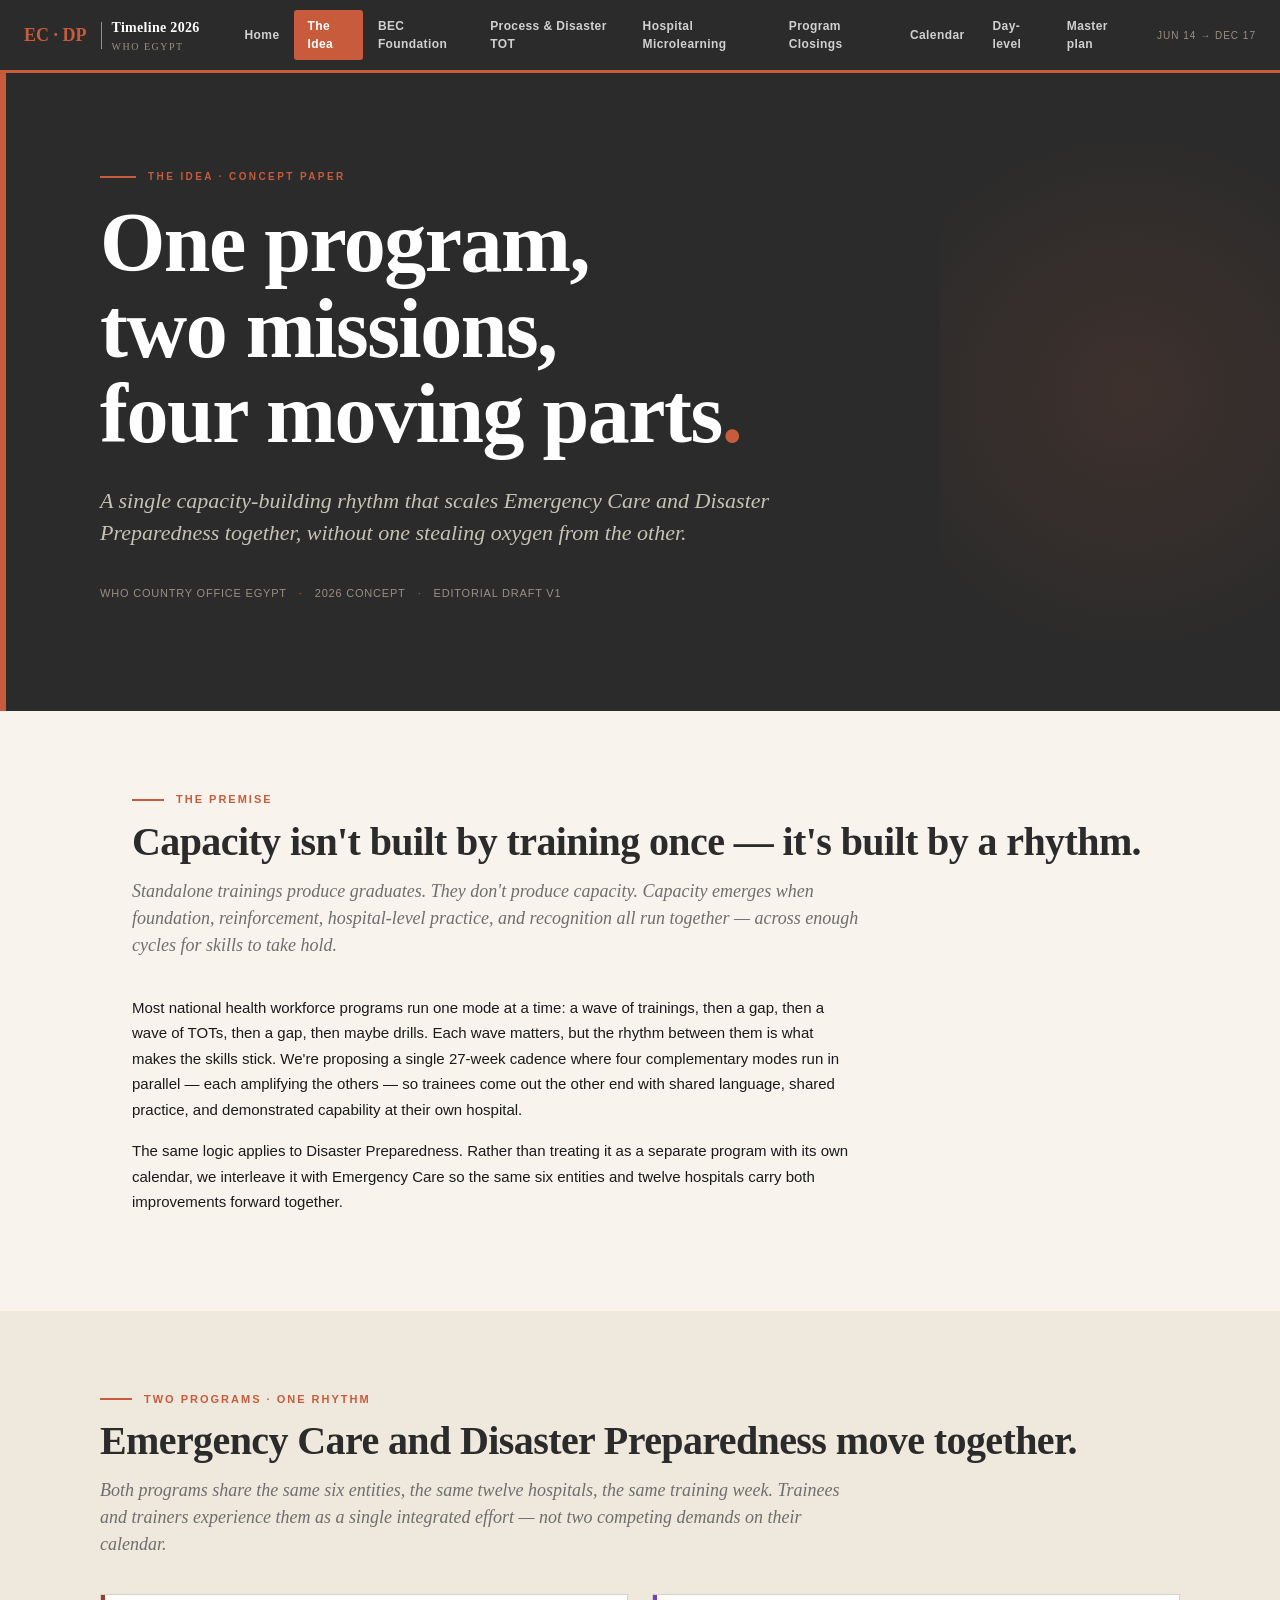
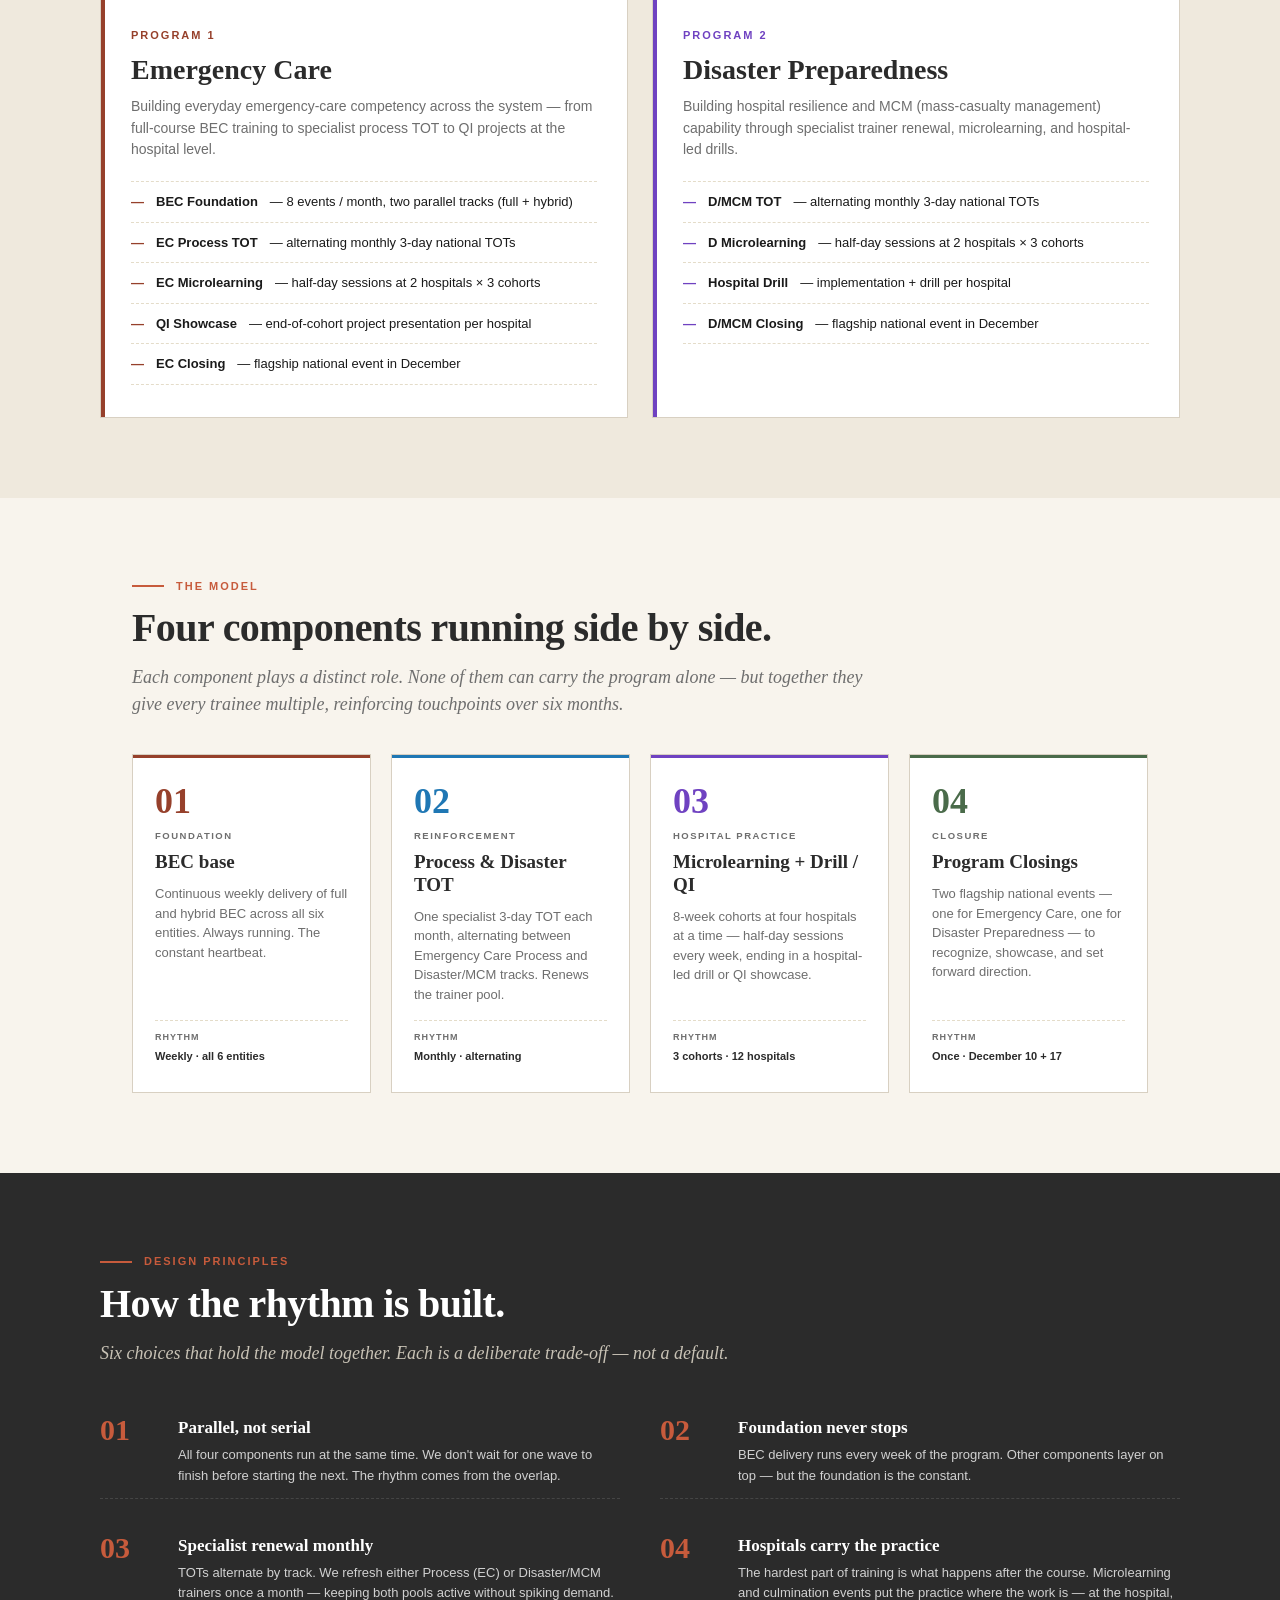
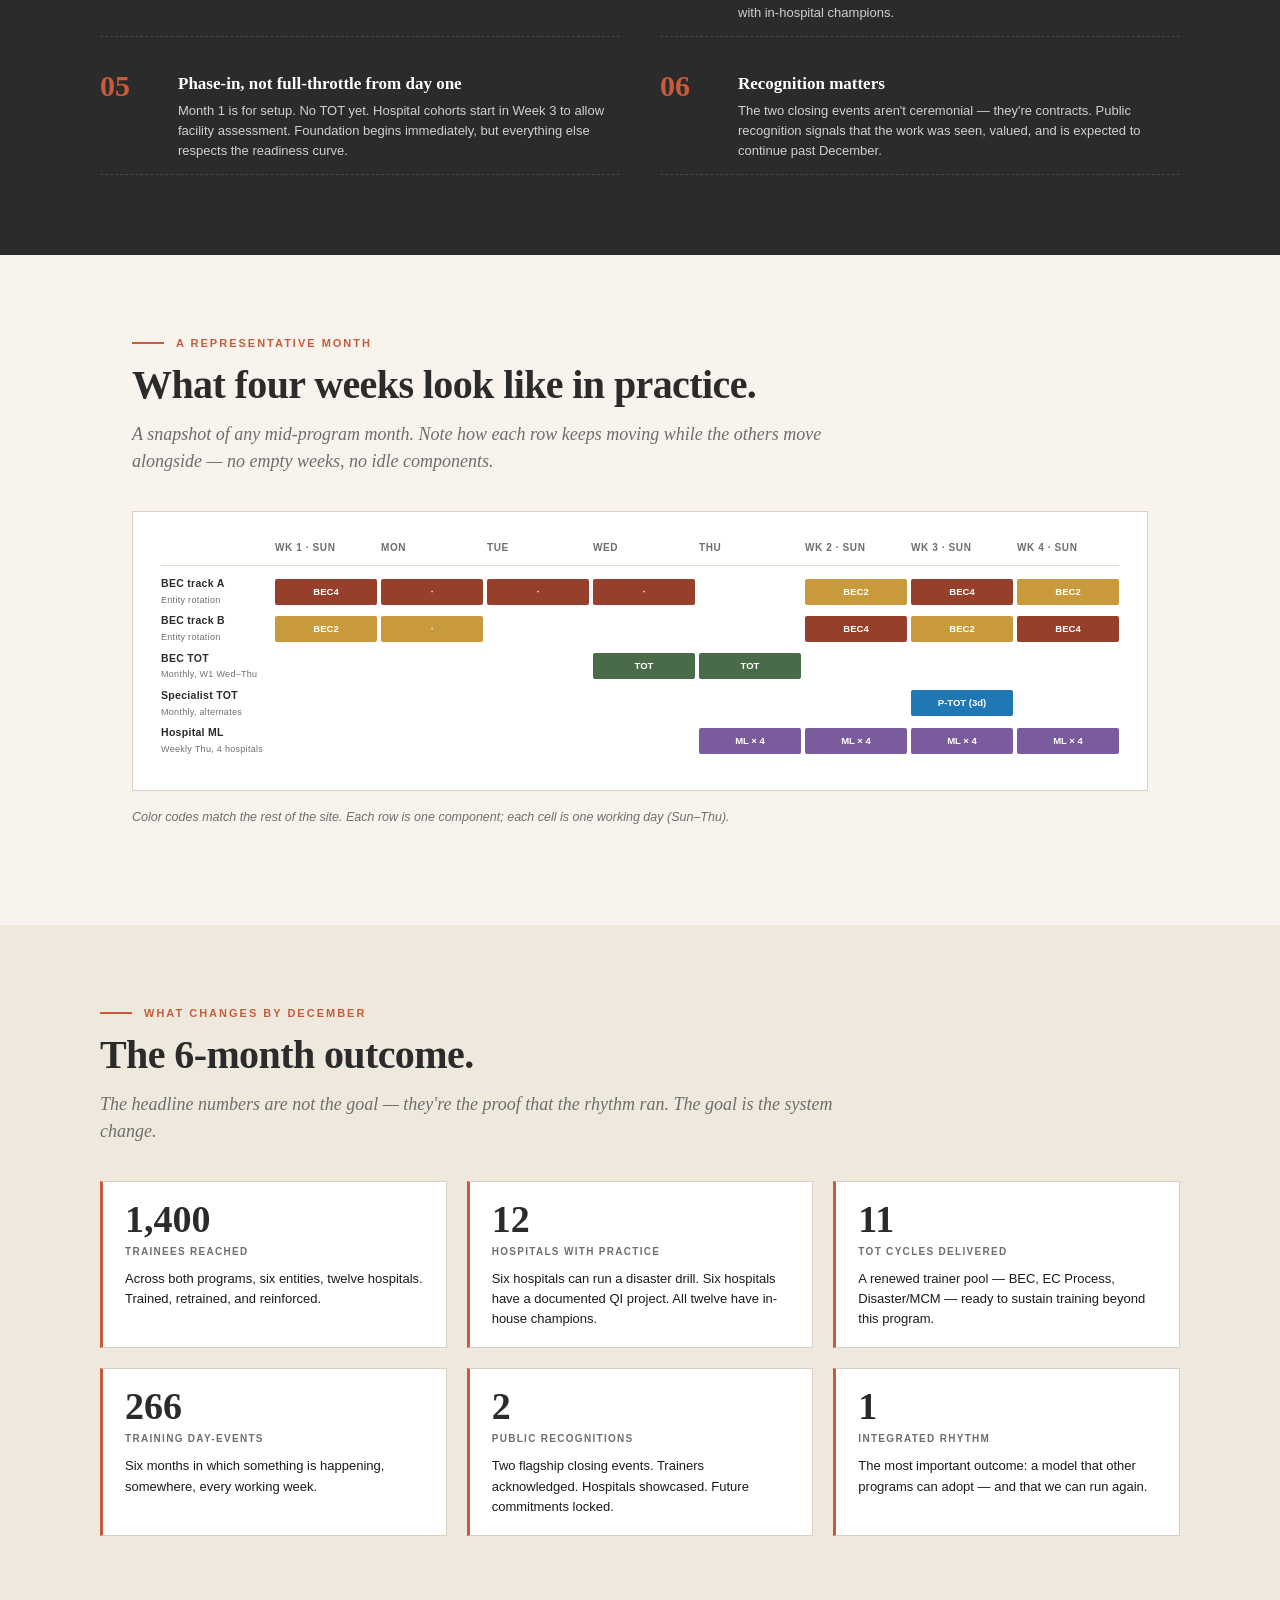
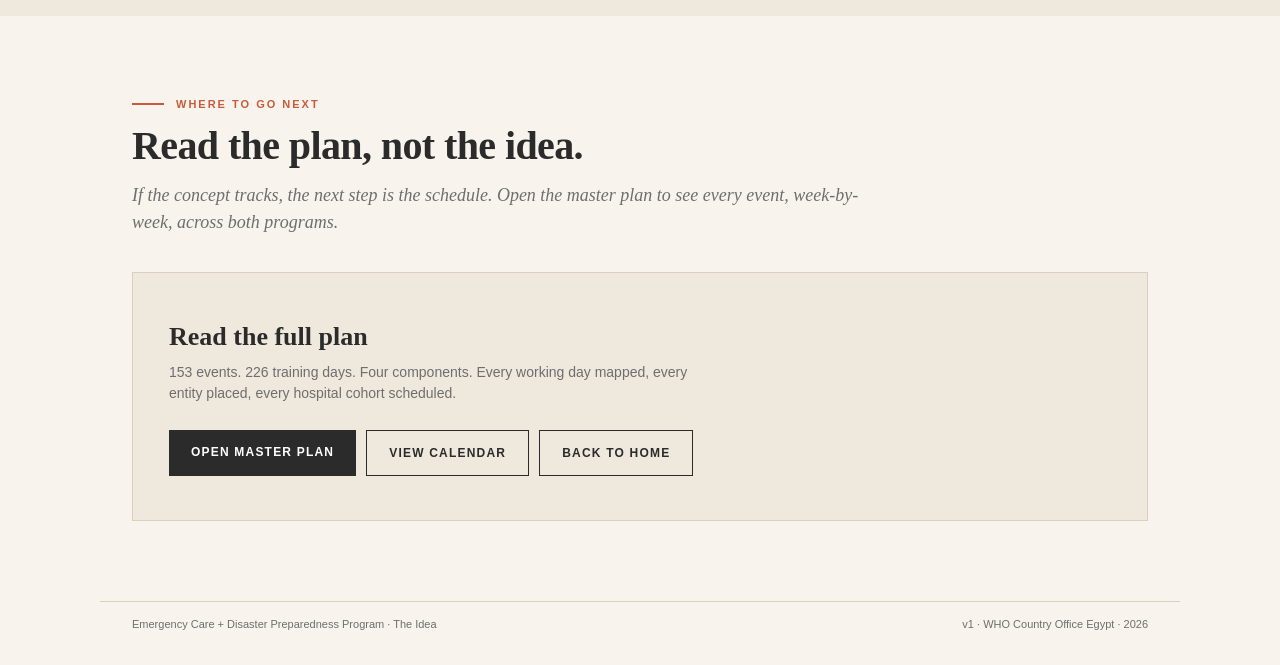
<file: concept.html>
<!doctype html>
<html lang="en">
<head>
<meta charset="utf-8">
<meta name="viewport" content="width=device-width,initial-scale=1">
<title>The Idea — EC + DP Timeline 2026</title>
<link rel="stylesheet" href="assets/shared.css">
<style>
  /* ===== Hero ===== */
  .hero {
    background: var(--charcoal);
    color: var(--white);
    padding: 96px 32px 110px;
    position: relative;
    overflow: hidden;
  }
  .hero::before {
    content: ''; position: absolute; left: 0; top: 0; bottom: 0; width: 6px;
    background: var(--terra);
  }
  .hero::after {
    /* decorative giant numeral */
    content: '';
    position: absolute; right: -40px; top: -20px; bottom: -20px;
    width: 380px;
    background: radial-gradient(circle at center, rgba(199,91,60,0.12), transparent 70%);
  }
  .hero-inner { max-width: 1080px; margin: 0 auto; position: relative; }
  .hero .label {
    font-size: 10px; font-weight: 700; letter-spacing: 2.4px;
    text-transform: uppercase; color: var(--terra);
    margin-bottom: 16px;
    display: flex; align-items: center; gap: 12px;
  }
  .hero .label::before { content: ''; width: 36px; height: 2px; background: var(--terra); }
  .hero h1 {
    font-family: Georgia, serif;
    font-size: 84px; font-weight: 700; line-height: 1.02;
    color: var(--white); margin: 0 0 4px;
    letter-spacing: -1.5px;
  }
  .hero h1 .stop { color: var(--terra); }
  .hero .deck {
    margin-top: 28px;
    font-family: Georgia, serif; font-style: italic;
    font-size: 22px; color: #C8C2B5; max-width: 720px;
    line-height: 1.45;
  }
  .hero .meta {
    margin-top: 36px; display: flex; gap: 12px; flex-wrap: wrap;
    font-size: 11px; color: var(--grey-soft);
    letter-spacing: 0.8px; text-transform: uppercase;
  }
  .hero .meta .dot { color: var(--terra); }

  /* ===== Section base ===== */
  section.layer {
    max-width: 1080px; margin: 0 auto;
    padding: 80px 32px;
  }
  section.layer .eyebrow {
    font-size: 11px; font-weight: 700;
    letter-spacing: 2px; text-transform: uppercase;
    color: var(--terra); margin: 0 0 12px;
    display: flex; align-items: center; gap: 12px;
  }
  section.layer .eyebrow::before {
    content: ''; width: 32px; height: 2px; background: var(--terra);
  }
  section.layer h2 {
    font-family: Georgia, serif;
    font-size: 40px; font-weight: 700;
    color: var(--charcoal); line-height: 1.1;
    margin: 0 0 14px;
    letter-spacing: -0.6px;
  }
  section.layer .deck {
    font-family: Georgia, serif; font-style: italic;
    font-size: 18px; color: var(--grey);
    max-width: 760px; margin: 0 0 36px;
  }
  section.layer p.body {
    font-size: 15px; line-height: 1.7;
    color: var(--ink); max-width: 720px;
    margin: 0 0 16px;
  }
  section.layer.alt { background: var(--bg-alt); max-width: none; }
  section.layer.alt > .inner {
    max-width: 1080px; margin: 0 auto;
  }
  section.layer.dark { background: var(--charcoal); color: var(--white); max-width: none; }
  section.layer.dark > .inner { max-width: 1080px; margin: 0 auto; }
  section.layer.dark h2 { color: var(--white); }
  section.layer.dark .deck { color: #C8C2B5; }
  section.layer.dark p.body { color: rgba(255,255,255,0.86); }
  section.layer.dark .eyebrow { color: var(--terra); }

  /* ===== Two-program grid ===== */
  .progs {
    display: grid; grid-template-columns: 1fr 1fr;
    gap: 24px;
    margin-top: 32px;
  }
  .prog {
    background: var(--bg-card); border: 1px solid var(--hairline);
    padding: 32px 30px;
    position: relative; overflow: hidden;
  }
  .prog::before {
    content: ''; position: absolute; left: 0; top: 0; bottom: 0; width: 4px;
  }
  .prog.ec::before { background: var(--terra-d); }
  .prog.dp::before { background: var(--purple); }
  .prog .pp {
    font-size: 11px; font-weight: 700;
    letter-spacing: 2px; text-transform: uppercase;
  }
  .prog.ec .pp { color: var(--terra-d); }
  .prog.dp .pp { color: var(--purple); }
  .prog h3 {
    font-family: Georgia, serif;
    font-size: 28px; font-weight: 700;
    color: var(--charcoal); margin: 10px 0 10px;
    line-height: 1.15;
  }
  .prog p.descr {
    color: var(--grey); font-size: 14px; line-height: 1.55;
    margin: 0 0 20px;
  }
  .prog ul {
    margin: 0; padding: 0; list-style: none;
    border-top: 1px dashed var(--hairline-soft);
  }
  .prog ul li {
    padding: 10px 0; border-bottom: 1px dashed var(--hairline-soft);
    display: flex; gap: 12px;
    font-size: 13px;
  }
  .prog ul li::before {
    content: '—'; color: var(--terra-d); font-weight: 700; flex-shrink: 0;
  }
  .prog.dp ul li::before { color: var(--purple); }

  /* ===== Four components diagram ===== */
  .pillars {
    display: grid; grid-template-columns: repeat(4, 1fr);
    gap: 20px; margin-top: 32px;
  }
  .pillar {
    background: var(--bg-card); border: 1px solid var(--hairline);
    padding: 28px 22px;
    display: flex; flex-direction: column;
    position: relative; overflow: hidden;
  }
  .pillar::before {
    content: ''; position: absolute; top: 0; left: 0; right: 0; height: 3px;
    background: var(--terra);
  }
  .pillar .num {
    font-family: Georgia, serif;
    font-size: 36px; font-weight: 700;
    color: var(--terra); line-height: 1;
    margin-bottom: 10px;
  }
  .pillar .role {
    font-size: 9.5px; font-weight: 700;
    letter-spacing: 1.5px; text-transform: uppercase;
    color: var(--grey); margin-bottom: 8px;
  }
  .pillar h3 {
    font-family: Georgia, serif;
    font-size: 19px; color: var(--charcoal);
    margin: 0 0 10px; font-weight: 700; line-height: 1.2;
  }
  .pillar p {
    color: var(--grey); font-size: 13px; margin: 0 0 16px; flex: 1;
    line-height: 1.5;
  }
  .pillar .rhythm {
    border-top: 1px dashed var(--hairline-soft);
    padding-top: 10px; font-size: 11px;
    color: var(--charcoal); font-weight: 700;
  }
  .pillar .rhythm .l {
    display: block; font-size: 9px;
    color: var(--grey); font-weight: 700;
    letter-spacing: 1px; text-transform: uppercase;
    margin-bottom: 3px;
  }
  /* per-pillar accent */
  .pillar.p1::before { background: var(--terra-d); }
  .pillar.p1 .num { color: var(--terra-d); }
  .pillar.p2::before { background: var(--blue); }
  .pillar.p2 .num { color: var(--blue); }
  .pillar.p3::before { background: var(--purple); }
  .pillar.p3 .num { color: var(--purple); }
  .pillar.p4::before { background: var(--forest); }
  .pillar.p4 .num { color: var(--forest); }

  /* ===== Principles list ===== */
  .principles {
    display: grid; grid-template-columns: 1fr 1fr;
    gap: 22px 40px; margin-top: 24px;
  }
  .principle {
    display: grid; grid-template-columns: 60px 1fr;
    gap: 18px;
    padding: 12px 0;
    border-bottom: 1px dashed var(--hairline-soft);
  }
  .principle .pnum {
    font-family: Georgia, serif;
    font-size: 30px; font-weight: 700;
    color: var(--terra); line-height: 1;
  }
  .principle h4 {
    font-family: Georgia, serif;
    font-size: 17px; color: var(--charcoal);
    margin: 0 0 5px; font-weight: 700;
  }
  .principle p {
    color: var(--grey); font-size: 13px; margin: 0;
    line-height: 1.55;
  }
  section.layer.dark .principle h4 { color: var(--white); }
  section.layer.dark .principle p { color: rgba(255,255,255,0.78); }
  section.layer.dark .principle { border-bottom-color: rgba(255,255,255,0.12); }

  /* ===== Rhythm visualization ===== */
  .rhythm-chart {
    background: var(--bg-card); border: 1px solid var(--hairline);
    padding: 28px 28px;
    margin-top: 24px;
  }
  .rhythm-chart .scale {
    display: grid; grid-template-columns: 110px repeat(8, 1fr);
    gap: 4px;
    font-size: 10px; color: var(--grey);
    font-weight: 700; letter-spacing: 0.6px; text-transform: uppercase;
    padding-bottom: 10px; margin-bottom: 10px;
    border-bottom: 1px solid var(--hairline-soft);
  }
  .rhythm-chart .scale .lbl { color: transparent; }
  .rhythm-chart .row {
    display: grid; grid-template-columns: 110px repeat(8, 1fr);
    gap: 4px; align-items: center;
    margin-bottom: 6px;
  }
  .rhythm-chart .row .lbl {
    font-size: 10.5px; font-weight: 700;
    color: var(--charcoal);
    letter-spacing: 0.3px;
  }
  .rhythm-chart .row .lbl .sub {
    display: block; font-size: 9px;
    color: var(--grey); font-weight: 400;
    margin-top: 2px;
  }
  .rhythm-chart .cell {
    height: 26px; background: var(--bg-alt);
    border-radius: 2px;
    display: flex; align-items: center; justify-content: center;
    font-size: 9.5px; font-weight: 700;
    color: var(--white);
  }
  .rhythm-chart .cell.bec4 { background: var(--terra-d); }
  .rhythm-chart .cell.bec2 { background: var(--mustard); }
  .rhythm-chart .cell.tot  { background: var(--forest); }
  .rhythm-chart .cell.proc { background: var(--blue); }
  .rhythm-chart .cell.dis  { background: var(--purple); }
  .rhythm-chart .cell.ml   { background: var(--ml-purple); }
  .rhythm-chart .cell.drill { background: var(--red); }
  .rhythm-chart .cell.empty { background: transparent; }

  /* ===== Outcomes ===== */
  .outcomes {
    display: grid; grid-template-columns: repeat(3, 1fr);
    gap: 20px; margin-top: 28px;
  }
  .outcome {
    border-left: 3px solid var(--terra);
    padding: 18px 22px;
    background: var(--bg-card);
    border-top: 1px solid var(--hairline);
    border-right: 1px solid var(--hairline);
    border-bottom: 1px solid var(--hairline);
  }
  .outcome .o-num {
    font-family: Georgia, serif;
    font-size: 38px; font-weight: 700;
    color: var(--charcoal); line-height: 1;
    margin-bottom: 6px;
  }
  .outcome .o-lbl {
    font-size: 10px; font-weight: 700; letter-spacing: 1.3px;
    text-transform: uppercase; color: var(--grey);
    margin-bottom: 10px;
  }
  .outcome p {
    font-size: 13px; color: var(--ink); margin: 0;
    line-height: 1.55;
  }

  /* ===== Closing CTA ===== */
  .cta {
    background: var(--bg-alt); border: 1px solid var(--hairline);
    padding: 44px 36px;
    margin-top: 16px;
    display: flex; gap: 26px; align-items: center;
    justify-content: space-between;
    flex-wrap: wrap;
  }
  .cta h3 {
    font-family: Georgia, serif;
    font-size: 26px; color: var(--charcoal);
    margin: 0 0 6px; font-weight: 700;
  }
  .cta p {
    color: var(--grey); font-size: 14px;
    margin: 0; max-width: 540px;
  }
  .cta-actions { display: flex; gap: 10px; flex-shrink: 0; flex-wrap: wrap; }
  .cta-btn {
    display: inline-block;
    background: var(--charcoal); color: var(--white);
    padding: 13px 22px; text-decoration: none;
    font-size: 12px; font-weight: 700;
    letter-spacing: 1.2px; text-transform: uppercase;
  }
  .cta-btn:hover { background: var(--terra-d); text-decoration: none; }
  .cta-btn.ghost {
    background: transparent; color: var(--charcoal);
    border: 1px solid var(--charcoal);
  }
  .cta-btn.ghost:hover { background: var(--charcoal); color: var(--white); }

  /* mobile fallback */
  @media (max-width: 800px) {
    .hero h1 { font-size: 56px; }
    .progs, .pillars, .outcomes, .principles { grid-template-columns: 1fr; }
    .rhythm-chart .scale, .rhythm-chart .row { grid-template-columns: 90px repeat(8, 1fr); }
  }
</style>
</head>
<body data-nav="concept">

  <!-- ============================================ -->
  <!-- HERO -->
  <!-- ============================================ -->
  <header class="hero">
    <div class="hero-inner">
      <div class="label">The Idea · Concept paper</div>
      <h1>One program,<br>two missions,<br>four moving parts<span class="stop">.</span></h1>
      <p class="deck">A single capacity-building rhythm that scales Emergency Care and Disaster Preparedness together, without one stealing oxygen from the other.</p>
      <div class="meta">
        <span>WHO Country Office Egypt</span><span class="dot">·</span>
        <span>2026 Concept</span><span class="dot">·</span>
        <span>Editorial draft v1</span>
      </div>
    </div>
  </header>

  <!-- ============================================ -->
  <!-- PREMISE -->
  <!-- ============================================ -->
  <section class="layer">
    <div class="eyebrow">The premise</div>
    <h2>Capacity isn't built by training once — it's built by a rhythm.</h2>
    <p class="deck">Standalone trainings produce graduates. They don't produce capacity. Capacity emerges when foundation, reinforcement, hospital-level practice, and recognition all run together — across enough cycles for skills to take hold.</p>
    <p class="body">Most national health workforce programs run one mode at a time: a wave of trainings, then a gap, then a wave of TOTs, then a gap, then maybe drills. Each wave matters, but the rhythm between them is what makes the skills stick. We're proposing a single 27-week cadence where four complementary modes run in parallel — each amplifying the others — so trainees come out the other end with shared language, shared practice, and demonstrated capability at their own hospital.</p>
    <p class="body">The same logic applies to Disaster Preparedness. Rather than treating it as a separate program with its own calendar, we interleave it with Emergency Care so the same six entities and twelve hospitals carry both improvements forward together.</p>
  </section>

  <!-- ============================================ -->
  <!-- TWO PROGRAMS -->
  <!-- ============================================ -->
  <section class="layer alt">
    <div class="inner">
      <div class="eyebrow">Two programs · One rhythm</div>
      <h2>Emergency Care and Disaster Preparedness move together.</h2>
      <p class="deck">Both programs share the same six entities, the same twelve hospitals, the same training week. Trainees and trainers experience them as a single integrated effort — not two competing demands on their calendar.</p>

      <div class="progs">
        <div class="prog ec">
          <div class="pp">Program 1</div>
          <h3>Emergency Care</h3>
          <p class="descr">Building everyday emergency-care competency across the system — from full-course BEC training to specialist process TOT to QI projects at the hospital level.</p>
          <ul>
            <li><strong>BEC Foundation</strong> — 8 events / month, two parallel tracks (full + hybrid)</li>
            <li><strong>EC Process TOT</strong> — alternating monthly 3-day national TOTs</li>
            <li><strong>EC Microlearning</strong> — half-day sessions at 2 hospitals × 3 cohorts</li>
            <li><strong>QI Showcase</strong> — end-of-cohort project presentation per hospital</li>
            <li><strong>EC Closing</strong> — flagship national event in December</li>
          </ul>
        </div>
        <div class="prog dp">
          <div class="pp">Program 2</div>
          <h3>Disaster Preparedness</h3>
          <p class="descr">Building hospital resilience and MCM (mass-casualty management) capability through specialist trainer renewal, microlearning, and hospital-led drills.</p>
          <ul>
            <li><strong>D/MCM TOT</strong> — alternating monthly 3-day national TOTs</li>
            <li><strong>D Microlearning</strong> — half-day sessions at 2 hospitals × 3 cohorts</li>
            <li><strong>Hospital Drill</strong> — implementation + drill per hospital</li>
            <li><strong>D/MCM Closing</strong> — flagship national event in December</li>
          </ul>
        </div>
      </div>
    </div>
  </section>

  <!-- ============================================ -->
  <!-- FOUR COMPONENTS -->
  <!-- ============================================ -->
  <section class="layer">
    <div class="eyebrow">The model</div>
    <h2>Four components running side by side.</h2>
    <p class="deck">Each component plays a distinct role. None of them can carry the program alone — but together they give every trainee multiple, reinforcing touchpoints over six months.</p>

    <div class="pillars">
      <div class="pillar p1">
        <div class="num">01</div>
        <div class="role">Foundation</div>
        <h3>BEC base</h3>
        <p>Continuous weekly delivery of full and hybrid BEC across all six entities. Always running. The constant heartbeat.</p>
        <div class="rhythm"><span class="l">Rhythm</span>Weekly · all 6 entities</div>
      </div>
      <div class="pillar p2">
        <div class="num">02</div>
        <div class="role">Reinforcement</div>
        <h3>Process &amp; Disaster TOT</h3>
        <p>One specialist 3-day TOT each month, alternating between Emergency Care Process and Disaster/MCM tracks. Renews the trainer pool.</p>
        <div class="rhythm"><span class="l">Rhythm</span>Monthly · alternating</div>
      </div>
      <div class="pillar p3">
        <div class="num">03</div>
        <div class="role">Hospital practice</div>
        <h3>Microlearning + Drill / QI</h3>
        <p>8-week cohorts at four hospitals at a time — half-day sessions every week, ending in a hospital-led drill or QI showcase.</p>
        <div class="rhythm"><span class="l">Rhythm</span>3 cohorts · 12 hospitals</div>
      </div>
      <div class="pillar p4">
        <div class="num">04</div>
        <div class="role">Closure</div>
        <h3>Program Closings</h3>
        <p>Two flagship national events — one for Emergency Care, one for Disaster Preparedness — to recognize, showcase, and set forward direction.</p>
        <div class="rhythm"><span class="l">Rhythm</span>Once · December 10 + 17</div>
      </div>
    </div>
  </section>

  <!-- ============================================ -->
  <!-- DESIGN PRINCIPLES -->
  <!-- ============================================ -->
  <section class="layer dark">
    <div class="inner">
      <div class="eyebrow">Design principles</div>
      <h2>How the rhythm is built.</h2>
      <p class="deck">Six choices that hold the model together. Each is a deliberate trade-off — not a default.</p>

      <div class="principles">
        <div class="principle">
          <div class="pnum">01</div>
          <div>
            <h4>Parallel, not serial</h4>
            <p>All four components run at the same time. We don't wait for one wave to finish before starting the next. The rhythm comes from the overlap.</p>
          </div>
        </div>
        <div class="principle">
          <div class="pnum">02</div>
          <div>
            <h4>Foundation never stops</h4>
            <p>BEC delivery runs every week of the program. Other components layer on top — but the foundation is the constant.</p>
          </div>
        </div>
        <div class="principle">
          <div class="pnum">03</div>
          <div>
            <h4>Specialist renewal monthly</h4>
            <p>TOTs alternate by track. We refresh either Process (EC) or Disaster/MCM trainers once a month — keeping both pools active without spiking demand.</p>
          </div>
        </div>
        <div class="principle">
          <div class="pnum">04</div>
          <div>
            <h4>Hospitals carry the practice</h4>
            <p>The hardest part of training is what happens after the course. Microlearning and culmination events put the practice where the work is — at the hospital, with in-hospital champions.</p>
          </div>
        </div>
        <div class="principle">
          <div class="pnum">05</div>
          <div>
            <h4>Phase-in, not full-throttle from day one</h4>
            <p>Month 1 is for setup. No TOT yet. Hospital cohorts start in Week 3 to allow facility assessment. Foundation begins immediately, but everything else respects the readiness curve.</p>
          </div>
        </div>
        <div class="principle">
          <div class="pnum">06</div>
          <div>
            <h4>Recognition matters</h4>
            <p>The two closing events aren't ceremonial — they're contracts. Public recognition signals that the work was seen, valued, and is expected to continue past December.</p>
          </div>
        </div>
      </div>
    </div>
  </section>

  <!-- ============================================ -->
  <!-- RHYTHM CHART -->
  <!-- ============================================ -->
  <section class="layer">
    <div class="eyebrow">A representative month</div>
    <h2>What four weeks look like in practice.</h2>
    <p class="deck">A snapshot of any mid-program month. Note how each row keeps moving while the others move alongside — no empty weeks, no idle components.</p>

    <div class="rhythm-chart">
      <div class="scale">
        <div class="lbl">_</div>
        <div>Wk 1 · Sun</div><div>Mon</div><div>Tue</div><div>Wed</div><div>Thu</div>
        <div>Wk 2 · Sun</div><div>Wk 3 · Sun</div><div>Wk 4 · Sun</div>
      </div>
      <div class="row">
        <div class="lbl">BEC track A<span class="sub">Entity rotation</span></div>
        <div class="cell bec4">BEC4</div><div class="cell bec4">·</div><div class="cell bec4">·</div><div class="cell bec4">·</div><div class="cell empty"></div>
        <div class="cell bec2">BEC2</div><div class="cell bec4">BEC4</div><div class="cell bec2">BEC2</div>
      </div>
      <div class="row">
        <div class="lbl">BEC track B<span class="sub">Entity rotation</span></div>
        <div class="cell bec2">BEC2</div><div class="cell bec2">·</div><div class="cell empty"></div><div class="cell empty"></div><div class="cell empty"></div>
        <div class="cell bec4">BEC4</div><div class="cell bec2">BEC2</div><div class="cell bec4">BEC4</div>
      </div>
      <div class="row">
        <div class="lbl">BEC TOT<span class="sub">Monthly, W1 Wed–Thu</span></div>
        <div class="cell empty"></div><div class="cell empty"></div><div class="cell empty"></div><div class="cell tot">TOT</div><div class="cell tot">TOT</div>
        <div class="cell empty"></div><div class="cell empty"></div><div class="cell empty"></div>
      </div>
      <div class="row">
        <div class="lbl">Specialist TOT<span class="sub">Monthly, alternates</span></div>
        <div class="cell empty"></div><div class="cell empty"></div><div class="cell empty"></div><div class="cell empty"></div><div class="cell empty"></div>
        <div class="cell empty"></div><div class="cell proc">P-TOT (3d)</div><div class="cell empty"></div>
      </div>
      <div class="row">
        <div class="lbl">Hospital ML<span class="sub">Weekly Thu, 4 hospitals</span></div>
        <div class="cell empty"></div><div class="cell empty"></div><div class="cell empty"></div><div class="cell empty"></div><div class="cell ml">ML × 4</div>
        <div class="cell ml">ML × 4</div><div class="cell ml">ML × 4</div><div class="cell ml">ML × 4</div>
      </div>
    </div>
    <p class="body" style="margin-top:16px;color:var(--grey);font-size:12.5px;font-style:italic;">Color codes match the rest of the site. Each row is one component; each cell is one working day (Sun–Thu).</p>
  </section>

  <!-- ============================================ -->
  <!-- OUTCOMES -->
  <!-- ============================================ -->
  <section class="layer alt">
    <div class="inner">
      <div class="eyebrow">What changes by December</div>
      <h2>The 6-month outcome.</h2>
      <p class="deck">The headline numbers are not the goal — they're the proof that the rhythm ran. The goal is the system change.</p>

      <div class="outcomes">
        <div class="outcome">
          <div class="o-num">1,400</div>
          <div class="o-lbl">Trainees reached</div>
          <p>Across both programs, six entities, twelve hospitals. Trained, retrained, and reinforced.</p>
        </div>
        <div class="outcome">
          <div class="o-num">12</div>
          <div class="o-lbl">Hospitals with practice</div>
          <p>Six hospitals can run a disaster drill. Six hospitals have a documented QI project. All twelve have in-house champions.</p>
        </div>
        <div class="outcome">
          <div class="o-num">11</div>
          <div class="o-lbl">TOT cycles delivered</div>
          <p>A renewed trainer pool — BEC, EC Process, Disaster/MCM — ready to sustain training beyond this program.</p>
        </div>
        <div class="outcome">
          <div class="o-num">266</div>
          <div class="o-lbl">Training day-events</div>
          <p>Six months in which something is happening, somewhere, every working week.</p>
        </div>
        <div class="outcome">
          <div class="o-num">2</div>
          <div class="o-lbl">Public recognitions</div>
          <p>Two flagship closing events. Trainers acknowledged. Hospitals showcased. Future commitments locked.</p>
        </div>
        <div class="outcome">
          <div class="o-num">1</div>
          <div class="o-lbl">Integrated rhythm</div>
          <p>The most important outcome: a model that other programs can adopt — and that we can run again.</p>
        </div>
      </div>
    </div>
  </section>

  <!-- ============================================ -->
  <!-- CLOSING CTA -->
  <!-- ============================================ -->
  <section class="layer">
    <div class="eyebrow">Where to go next</div>
    <h2>Read the plan, not the idea.</h2>
    <p class="deck">If the concept tracks, the next step is the schedule. Open the master plan to see every event, week-by-week, across both programs.</p>

    <div class="cta">
      <div>
        <h3>Read the full plan</h3>
        <p>153 events. 226 training days. Four components. Every working day mapped, every entity placed, every hospital cohort scheduled.</p>
      </div>
      <div class="cta-actions">
        <a href="combined.html" class="cta-btn">Open Master Plan</a>
        <a href="calendar.html" class="cta-btn ghost">View Calendar</a>
        <a href="index.html" class="cta-btn ghost">Back to Home</a>
      </div>
    </div>
  </section>

  <footer class="footer" style="max-width:1080px;margin:0 auto;padding:14px 32px 32px;">
    <span>Emergency Care + Disaster Preparedness Program · The Idea</span>
    <span>v1 · WHO Country Office Egypt · 2026</span>
  </footer>

  <script src="assets/nav.js"></script>
</body>
</html>
</file>
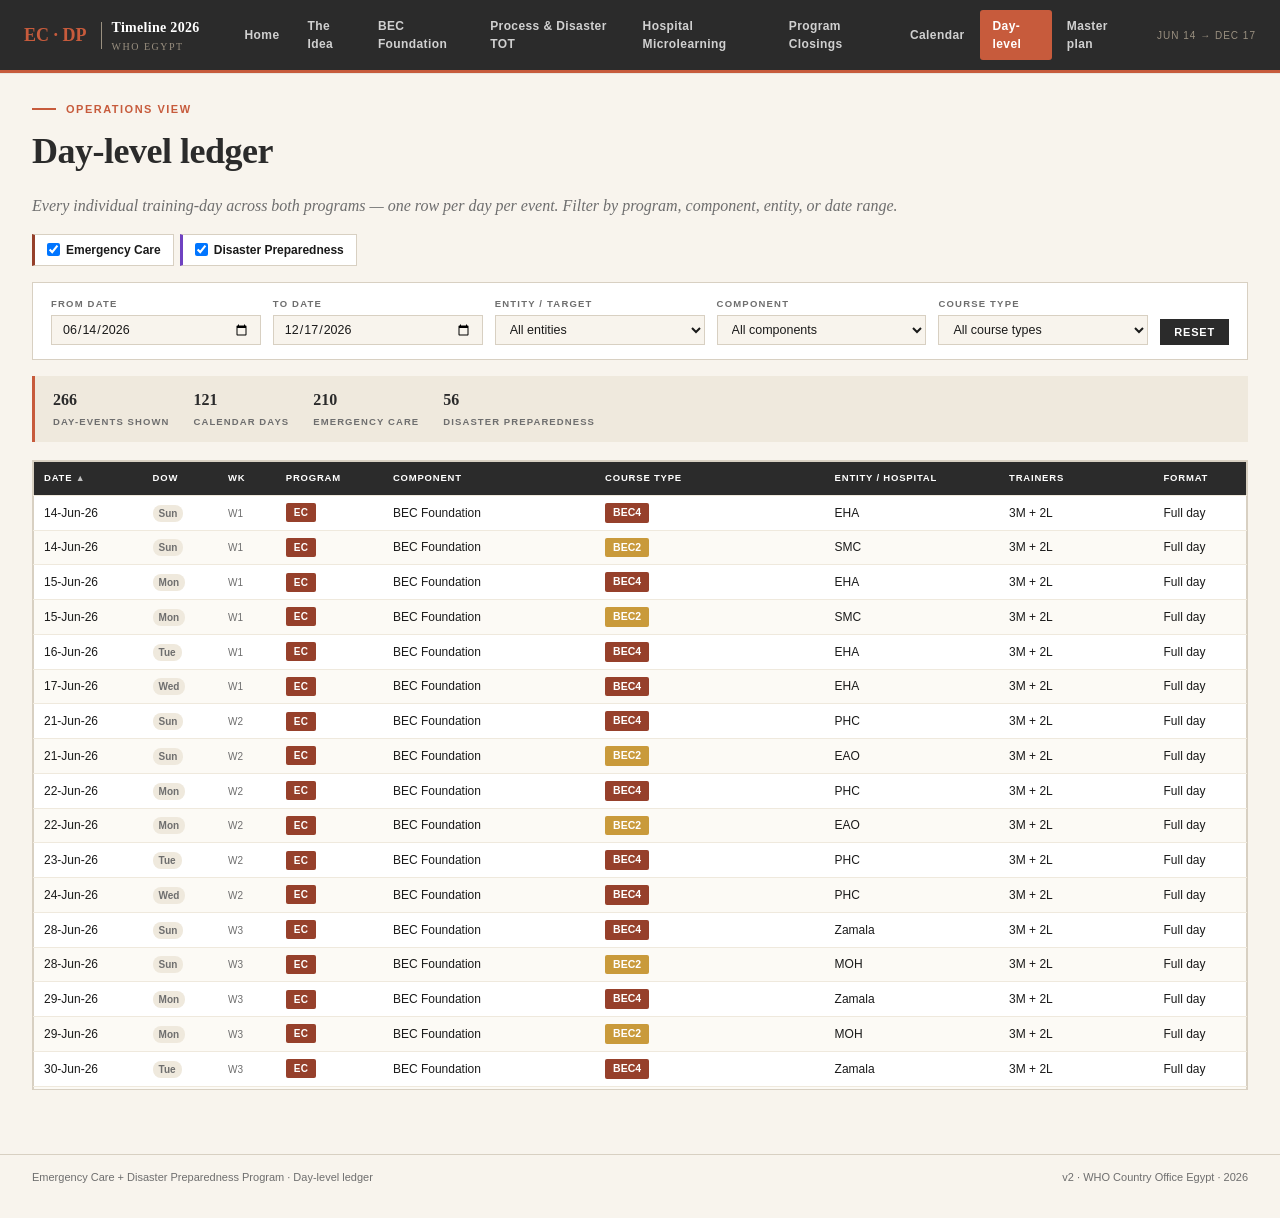
<file: day-level.html>
<!doctype html>
<html lang="en">
<head>
<meta charset="utf-8">
<meta name="viewport" content="width=device-width,initial-scale=1">
<title>Day-Level Ledger — EC + DP Timeline 2026</title>
<link rel="stylesheet" href="assets/shared.css">
<style>
  .toolbar {
    background: var(--bg-card); border: 1px solid var(--hairline);
    padding: 14px 18px; margin-bottom: 16px;
    display: grid; grid-template-columns: repeat(5, 1fr) auto;
    gap: 12px; align-items: end;
  }
  .toolbar .field { display: flex; flex-direction: column; gap: 4px; }
  .toolbar .field label {
    font-size: 9.5px; font-weight: 700;
    letter-spacing: 1.2px; text-transform: uppercase;
    color: var(--grey);
  }
  .toolbar .field input, .toolbar .field select {
    padding: 6px 10px;
    border: 1px solid var(--hairline);
    background: var(--bg);
    font-family: 'Helvetica Neue', Arial, sans-serif;
    font-size: 12.5px; color: var(--ink);
  }
  .toolbar .reset {
    padding: 7px 14px;
    background: var(--charcoal); color: var(--white);
    border: 0; cursor: pointer;
    font-size: 11px; font-weight: 700;
    letter-spacing: 0.8px; text-transform: uppercase;
  }
  .toolbar .reset:hover { background: var(--terra-d); }

  .program-pills {
    display: flex; gap: 6px; flex-wrap: wrap;
    margin-bottom: 16px;
  }
  .program-pills label {
    display: inline-flex; align-items: center; gap: 6px;
    padding: 6px 12px;
    background: var(--bg-card); border: 1px solid var(--hairline);
    font-size: 12px; cursor: pointer; user-select: none;
    font-weight: 600;
  }
  .program-pills label input { margin: 0; }
  .program-pills label.ec    { border-left: 3px solid var(--terra-d); }
  .program-pills label.dp    { border-left: 3px solid var(--purple); }

  .summary-bar {
    display: flex; gap: 24px; flex-wrap: wrap;
    background: var(--bg-alt); padding: 12px 18px;
    border-left: 3px solid var(--terra);
    margin-bottom: 18px;
    font-size: 12px;
  }
  .summary-bar .s strong {
    font-family: Georgia, serif; font-size: 16px;
    color: var(--charcoal); display: block;
  }
  .summary-bar .s span {
    font-size: 9.5px; font-weight: 700;
    letter-spacing: 1.1px; text-transform: uppercase;
    color: var(--grey);
  }

  table.ledger {
    width: 100%; border-collapse: collapse;
    background: var(--bg-card); border: 1px solid var(--hairline);
    font-size: 12px;
  }
  table.ledger th {
    background: var(--charcoal); color: var(--white);
    text-align: left; padding: 9px 10px;
    font-weight: 700; font-size: 9.5px;
    text-transform: uppercase; letter-spacing: 0.8px;
    cursor: pointer; user-select: none;
    position: sticky; top: 0;
  }
  table.ledger th.sorted::after { content: ' ▼'; font-size: 9px; opacity: 0.7; }
  table.ledger th.sorted.asc::after { content: ' ▲'; }
  table.ledger td { padding: 7px 10px; border-top: 1px solid var(--bg-alt); }
  table.ledger tr:nth-child(even) td { background: var(--bg-soft); }
  table.ledger td.num { text-align: right; font-variant-numeric: tabular-nums; }
  table.ledger td .wknum { font-size: 10px; color: var(--grey); }

  /* Program badge */
  .prog-badge {
    display: inline-block; padding: 2px 8px; border-radius: 2px;
    font-size: 10px; font-weight: 700; color: var(--white);
    letter-spacing: 0.4px;
  }
  .prog-badge.ec { background: var(--terra-d); }
  .prog-badge.dp { background: var(--purple); }

  .scroll-wrap {
    max-height: 70vh; overflow: auto;
    border: 1px solid var(--hairline);
    background: var(--bg-card);
  }

  .dow {
    display: inline-block; padding: 1px 6px;
    background: var(--bg-alt); border-radius: 8px;
    font-size: 10px; font-weight: 700; color: var(--grey);
  }
  .dow.thu { background: var(--bg-alt); color: var(--terra-d); }
</style>
</head>
<body data-nav="day">

  <div class="wrap wide">
    <div class="eyebrow">Operations view</div>
    <h1>Day-level ledger</h1>
    <p class="lede">Every individual training-day across both programs — one row per day per event. Filter by program, component, entity, or date range.</p>

    <!-- Program toggles -->
    <div class="program-pills" id="program-pills">
      <label class="ec"><input type="checkbox" data-program="Emergency Care" checked> Emergency Care</label>
      <label class="dp"><input type="checkbox" data-program="Disaster Preparedness" checked> Disaster Preparedness</label>
    </div>

    <!-- Filters -->
    <div class="toolbar">
      <div class="field">
        <label>From date</label>
        <input type="date" id="f-from" value="2026-06-14">
      </div>
      <div class="field">
        <label>To date</label>
        <input type="date" id="f-to" value="2026-12-17">
      </div>
      <div class="field">
        <label>Entity / target</label>
        <select id="f-entity"></select>
      </div>
      <div class="field">
        <label>Component</label>
        <select id="f-component"></select>
      </div>
      <div class="field">
        <label>Course type</label>
        <select id="f-type"></select>
      </div>
      <button class="reset" id="reset">Reset</button>
    </div>

    <!-- Summary -->
    <div class="summary-bar" id="summary"></div>

    <div class="scroll-wrap">
      <table class="ledger" id="ledger">
        <thead>
          <tr>
            <th data-sort="date" class="sorted asc">Date</th>
            <th data-sort="dow">DOW</th>
            <th data-sort="week">Wk</th>
            <th data-sort="program">Program</th>
            <th data-sort="component">Component</th>
            <th data-sort="type">Course type</th>
            <th data-sort="entity">Entity / hospital</th>
            <th data-sort="trainers">Trainers</th>
            <th data-sort="halfday">Format</th>
          </tr>
        </thead>
        <tbody id="rows"></tbody>
      </table>
    </div>
  </div>

  <footer class="footer" style="max-width:1320px;margin:0 auto;padding:14px 32px 32px;">
    <span>Emergency Care + Disaster Preparedness Program · Day-level ledger</span>
    <span>v2 · WHO Country Office Egypt · 2026</span>
  </footer>

  <script src="assets/nav.js"></script>
  <script>
  (function(){
    const ENTITIES = ["EHA","SMC","PHC","EAO","Zamala","MOH"];
    const START = new Date(Date.UTC(2026, 5, 14));
    const DOW = ["Sun","Mon","Tue","Wed","Thu","Fri","Sat"];
    const MONTHS_ABBR = ["Jan","Feb","Mar","Apr","May","Jun","Jul","Aug","Sep","Oct","Nov","Dec"];
    const ACTIVE_WEEKS = 24;
    function addDays(d, n){ const r = new Date(d); r.setUTCDate(r.getUTCDate()+n); return r; }
    function weekSun(w){ return addDays(START, (w-1)*7); }
    function isoDate(d){ return d.getUTCFullYear() + '-' + String(d.getUTCMonth()+1).padStart(2,'0') + '-' + String(d.getUTCDate()).padStart(2,'0'); }
    function fmtDate(d){ return String(d.getUTCDate()).padStart(2,'0') + '-' + MONTHS_ABBR[d.getUTCMonth()] + '-' + String(d.getUTCFullYear()).slice(2); }
    function weekNum(d){ return Math.floor((d - START) / (7*86400000)) + 1; }

    // Program + component mapping
    function programFor(t){
      const EC = ['BEC4','BEC2','BEC-TOT','EC P-TOT','EC Microlearning','QI Showcase','EC Program Closing'];
      return EC.includes(t) ? 'Emergency Care' : 'Disaster Preparedness';
    }
    function componentFor(t){
      if (['BEC4','BEC2','BEC-TOT'].includes(t)) return 'BEC Foundation';
      if (t === 'EC P-TOT' || t === 'D / MCM TOT') return 'Process & Disaster TOT';
      if (['D Microlearning','EC Microlearning','Drill (implementation)','QI Showcase'].includes(t)) return 'Hospital Microlearning';
      if (['EC Program Closing','D/MCM Program Closing'].includes(t)) return 'Program Closings';
      return '';
    }

    // ===== Generate day-level rows =====
    const rows = [];
    let rid = 1;
    function pushDay(date, type, entity, trainers, halfday){
      rows.push({
        id: rid++,
        date: isoDate(date),
        dateObj: date,
        dow: DOW[date.getUTCDay()],
        week: weekNum(date),
        program: programFor(type),
        component: componentFor(type),
        type, entity, trainers, halfday
      });
    }

    function bec_pair(w){
      const cycleIdx = ((w-1) % 6);
      const pairIdx = Math.floor(cycleIdx % 3);
      const e1 = ENTITIES[pairIdx*2];
      const e2 = ENTITIES[pairIdx*2 + 1];
      const swap = cycleIdx >= 3;
      return [
        { type: swap ? 'BEC2' : 'BEC4', entity: e1 },
        { type: swap ? 'BEC4' : 'BEC2', entity: e2 },
      ];
    }
    // BEC base + TOT
    for (let w = 1; w <= ACTIVE_WEEKS; w++){
      const sun = weekSun(w);
      const [a, b] = bec_pair(w);
      const aLen = a.type === 'BEC4' ? 4 : 2;
      for (let i = 0; i < aLen; i++) pushDay(addDays(sun, i), a.type, a.entity, '3M + 2L', 'Full day');
      const bLen = b.type === 'BEC4' ? 4 : 2;
      for (let i = 0; i < bLen; i++) pushDay(addDays(sun, i), b.type, b.entity, '3M + 2L', 'Full day');
      if (((w-1) % 4 === 0) && (w !== 1)) {
        pushDay(addDays(sun, 3), 'BEC-TOT', 'National', '3M + 2L', 'Full day');
        pushDay(addDays(sun, 4), 'BEC-TOT', 'National', '3M + 2L', 'Full day');
      }
    }
    // Monthly P/D-TOT
    for (let m = 1; m <= 6; m++){
      const week = (m-1)*4 + 3;
      const sun = weekSun(week);
      const isP = (m % 2 === 1);
      const type = isP ? 'EC P-TOT' : 'D / MCM TOT';
      for (let i = 2; i <= 4; i++) pushDay(addDays(sun, i), type, 'National', '3M + 2L', 'Full day');
    }
    // Hospital microlearning
    const cohorts = [
      {num:1, startW:3, endW:10,  hospitals:[{id:'D-Hospital 1',track:'D'},{id:'D-Hospital 2',track:'D'},{id:'E-Hospital 1',track:'E'},{id:'E-Hospital 2',track:'E'}]}, {num:2, startW:11, endW:18, hospitals:[{id:'D-Hospital 3',track:'D'},{id:'D-Hospital 4',track:'D'},{id:'E-Hospital 3',track:'E'},{id:'E-Hospital 4',track:'E'}]}, {num:3, startW:19,endW:25, hospitals:[{id:'D-Hospital 5',track:'D'},{id:'D-Hospital 6',track:'D'},{id:'E-Hospital 5',track:'E'},{id:'E-Hospital 6',track:'E'}]},
    ];
    cohorts.forEach(c => {
      for (let w = c.startW; w <= c.endW; w++){
        const thu = addDays(weekSun(w), 4);
        const isLast = (w === c.endW);
        c.hospitals.forEach(h => {
          if (isLast){
            const type = h.track === 'D' ? 'Drill (implementation)' : 'QI Showcase';
            pushDay(thu, type, h.id, '1M + champions', 'Full day');
          } else {
            const type = h.track === 'D' ? 'D Microlearning' : 'EC Microlearning';
            pushDay(thu, type, h.id, '1M + champions', 'Half day');
          }
        });
      }
    });
    // Closings
    pushDay(addDays(weekSun(26), 4), 'EC Program Closing',     'National', '5M + 5L', 'Full day');
    pushDay(addDays(weekSun(27), 4), 'D/MCM Program Closing', 'National', '5M + 5L', 'Full day');

    rows.sort((a,b) => a.dateObj - b.dateObj || a.program.localeCompare(b.program));

    // Populate filter selects
    const entities = Array.from(new Set(rows.map(r => r.entity))).sort();
    const components = Array.from(new Set(rows.map(r => r.component))).sort();
    const types = Array.from(new Set(rows.map(r => r.type))).sort();
    const entSel = document.getElementById('f-entity');
    const compSel = document.getElementById('f-component');
    const typeSel = document.getElementById('f-type');
    entSel.innerHTML  = '<option value="">All entities</option>' + entities.map(e => `<option>${e}</option>`).join('');
    compSel.innerHTML = '<option value="">All components</option>' + components.map(c => `<option>${c}</option>`).join('');
    typeSel.innerHTML = '<option value="">All course types</option>' + types.map(t => `<option>${t}</option>`).join('');

    const tbody = document.getElementById('rows');
    const summary = document.getElementById('summary');
    let sortKey = 'date', sortAsc = true;

    function badgeCls(type){
      if (type === 'BEC4') return 'bec4';
      if (type === 'BEC2') return 'bec2';
      if (type === 'BEC-TOT') return 'btot';
      if (type === 'EC P-TOT') return 'ptot';
      if (type === 'D / MCM TOT') return 'dtot';
      if (type === 'D Microlearning') return 'ml-dis';
      if (type === 'EC Microlearning') return 'ml-ec';
      if (type === 'Drill (implementation)') return 'drill';
      if (type === 'QI Showcase') return 'qi';
      if (type === 'EC Program Closing') return 'close-ec';
      if (type === 'D/MCM Program Closing') return 'close-dmc';
      return '';
    }

    function filter(){
      const activePrograms = new Set(Array.from(document.querySelectorAll('#program-pills input:checked')).map(i => i.dataset.program));
      const fFrom = document.getElementById('f-from').value;
      const fTo = document.getElementById('f-to').value;
      const fEnt = entSel.value;
      const fComp = compSel.value;
      const fType = typeSel.value;
      return rows.filter(r => {
        if (!activePrograms.has(r.program)) return false;
        if (fFrom && r.date < fFrom) return false;
        if (fTo && r.date > fTo) return false;
        if (fEnt && r.entity !== fEnt) return false;
        if (fComp && r.component !== fComp) return false;
        if (fType && r.type !== fType) return false;
        return true;
      });
    }

    function render(){
      const data = filter();
      data.sort((a,b) => {
        let av = a[sortKey], bv = b[sortKey];
        if (sortKey === 'date') { av = a.dateObj; bv = b.dateObj; }
        if (av < bv) return sortAsc ? -1 : 1;
        if (av > bv) return sortAsc ? 1 : -1;
        return 0;
      });

      tbody.innerHTML = data.map(r => `
        <tr>
          <td>${fmtDate(r.dateObj)}</td>
          <td><span class="dow ${r.dow === 'Thu' ? 'thu' : ''}">${r.dow}</span></td>
          <td><span class="wknum">W${r.week}</span></td>
          <td><span class="prog-badge ${r.program === 'Emergency Care' ? 'ec' : 'dp'}">${r.program === 'Emergency Care' ? 'EC' : 'DP'}</span></td>
          <td>${r.component}</td>
          <td><span class="ev-badge ${badgeCls(r.type)}">${r.type}</span></td>
          <td>${r.entity}</td>
          <td>${r.trainers}</td>
          <td>${r.halfday}</td>
        </tr>
      `).join('');

      const totalDays = data.length;
      const uniqDates = new Set(data.map(r => r.date)).size;
      const ec = data.filter(r => r.program === 'Emergency Care').length;
      const dp = data.filter(r => r.program === 'Disaster Preparedness').length;
      summary.innerHTML = `
        <div class="s"><strong>${totalDays}</strong><span>Day-events shown</span></div>
        <div class="s"><strong>${uniqDates}</strong><span>Calendar days</span></div>
        <div class="s"><strong>${ec}</strong><span>Emergency Care</span></div>
        <div class="s"><strong>${dp}</strong><span>Disaster Preparedness</span></div>
      `;
    }

    document.querySelectorAll('#ledger th[data-sort]').forEach(th => {
      th.addEventListener('click', () => {
        const k = th.dataset.sort;
        if (sortKey === k) sortAsc = !sortAsc;
        else { sortKey = k; sortAsc = true; }
        document.querySelectorAll('#ledger th').forEach(x => x.classList.remove('sorted','asc'));
        th.classList.add('sorted');
        if (sortAsc) th.classList.add('asc');
        render();
      });
    });

    document.querySelectorAll('#program-pills input').forEach(i => i.addEventListener('change', render));
    ['f-from','f-to','f-entity','f-component','f-type'].forEach(id => document.getElementById(id).addEventListener('change', render));
    document.getElementById('reset').addEventListener('click', () => {
      document.querySelectorAll('#program-pills input').forEach(i => i.checked = true);
      document.getElementById('f-from').value = '2026-06-14';
      document.getElementById('f-to').value = '2026-12-17';
      entSel.value = ''; compSel.value = ''; typeSel.value = '';
      render();
    });

    render();
  })();
  </script>
</body>
</html>
</file>
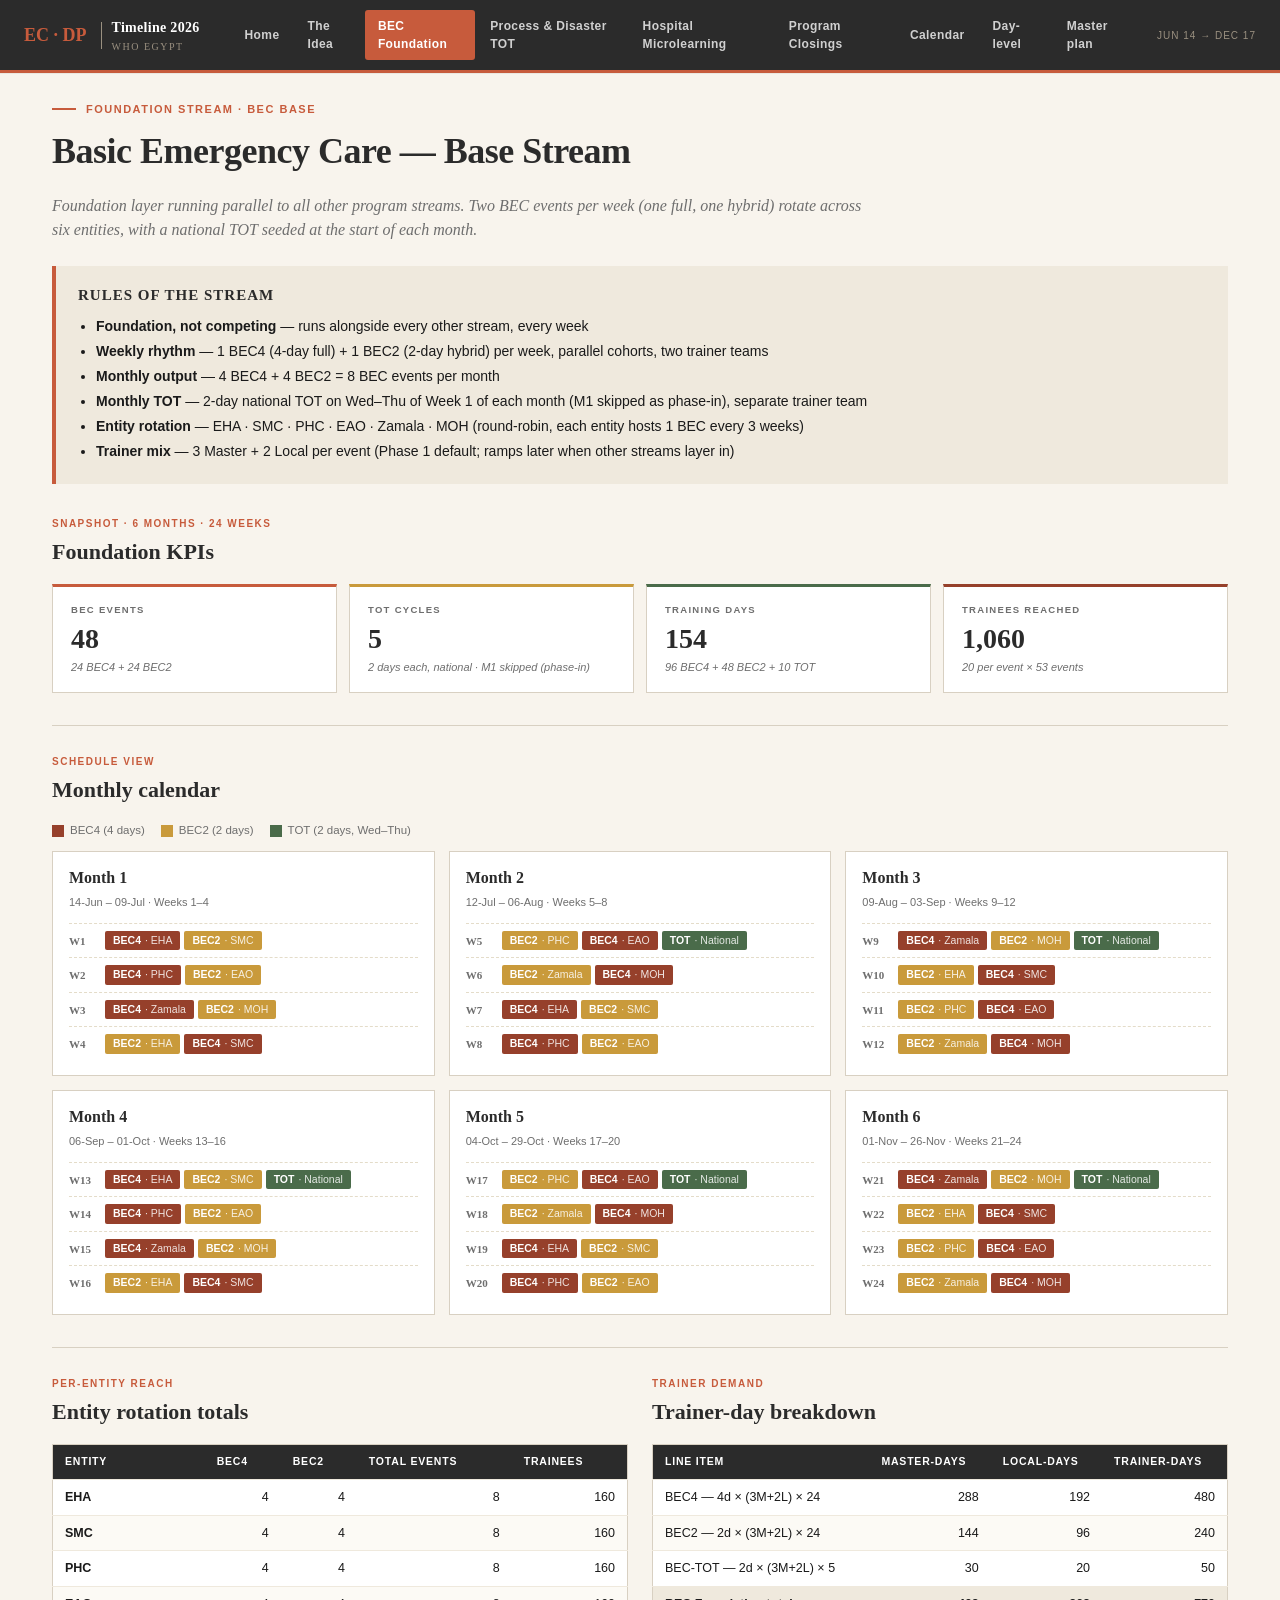
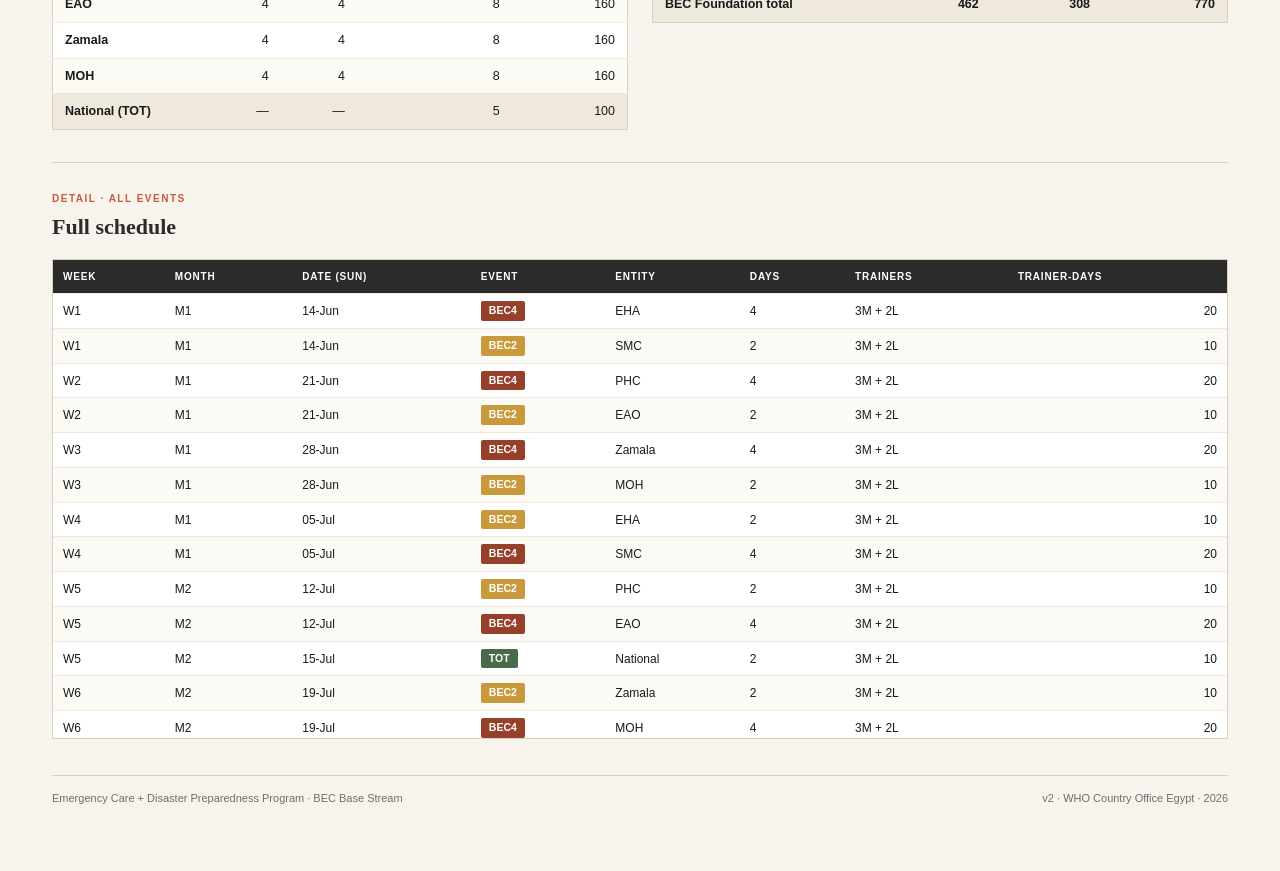
<file: layer-1.html>
<!doctype html>
<html lang="en">
<head>
<meta charset="utf-8">
<link rel="stylesheet" href="assets/shared.css">
<meta name="viewport" content="width=device-width,initial-scale=1">
<title>BEC Base Stream — Foundation Plan</title>
<style>
  :root { color-scheme: light; }
  * { box-sizing: border-box; }
  body { margin: 0; font-family: 'Helvetica Neue', Arial, sans-serif; background: #F8F4ED; color: #1A1A1A; font-size: 14px; line-height: 1.5; }
  .wrap { max-width: 1240px; margin: 0 auto; padding: 28px 32px 64px; }
  .eyebrow { font-size: 11px; font-weight: 700; letter-spacing: 1.5px; text-transform: uppercase; color: #C75B3C; margin-bottom: 6px; display: flex; align-items: center; gap: 10px; }
  .eyebrow::before { content: ''; width: 24px; height: 2px; background: #C75B3C; }
  h1 { font-family: Georgia, 'Times New Roman', serif; font-size: 36px; font-weight: 700; color: #2B2B2B; margin: 0 0 6px; letter-spacing: -0.5px; }
  .lede { font-family: Georgia, serif; font-style: italic; font-size: 16px; color: #6E6E6E; max-width: 820px; }
  hr.rule { border: 0; height: 1px; background: #D8D0C2; margin: 28px 0; }
  .rules { background: #EFE9DD; border-left: 4px solid #C75B3C; padding: 18px 22px; margin: 24px 0 32px; }
  .rules h3 { font-family: Georgia, serif; margin: 0 0 10px; font-size: 15px; color: #2B2B2B; text-transform: uppercase; letter-spacing: 1px; }
  .rules ul { margin: 0; padding-left: 18px; }
  .rules li { margin-bottom: 4px; }
  h2 { font-family: Georgia, serif; font-size: 22px; color: #2B2B2B; margin: 0 0 16px; font-weight: 700; }
  .section-label { font-size: 10px; font-weight: 700; letter-spacing: 1.5px; text-transform: uppercase; color: #C75B3C; margin-bottom: 4px; }

  .kpi-grid { display: grid; grid-template-columns: repeat(4, 1fr); gap: 12px; margin-bottom: 32px; }
  .kpi { background: #FFFFFF; border: 1px solid #D8D0C2; border-top: 3px solid #C75B3C; padding: 16px 18px; min-height: 96px; }
  .kpi-label { font-size: 9.5px; font-weight: 700; letter-spacing: 1.3px; text-transform: uppercase; color: #6E6E6E; margin-bottom: 8px; }
  .kpi-value { font-family: Georgia, serif; font-size: 28px; font-weight: 700; color: #2B2B2B; line-height: 1; }
  .kpi-sub { font-size: 11px; color: #6E6E6E; margin-top: 6px; font-style: italic; }
  .kpi.mustard { border-top-color: #C99A3B; }
  .kpi.forest  { border-top-color: #4A6B4A; }
  .kpi.dark    { border-top-color: #96402B; }

  .months { display: grid; grid-template-columns: repeat(3, 1fr); gap: 14px; margin-bottom: 32px; }
  .month-card { background: #FFFFFF; border: 1px solid #D8D0C2; padding: 14px 16px; }
  .month-title { font-family: Georgia, serif; font-size: 16px; font-weight: 700; color: #2B2B2B; margin-bottom: 4px; }
  .month-sub { font-size: 11px; color: #6E6E6E; margin-bottom: 12px; }
  .week-row { display: grid; grid-template-columns: 36px 1fr; align-items: start; padding: 7px 0; border-top: 1px dashed #E4DCC9; font-size: 12px; }
  .week-row:first-of-type { border-top: 0; }
  .week-num { font-family: Georgia, serif; font-weight: 700; color: #6E6E6E; font-size: 11px; padding-top: 2px; }
  .events { display: flex; flex-wrap: wrap; gap: 4px; }
  .pill { display: inline-block; padding: 3px 8px; border-radius: 2px; font-size: 10.5px; font-weight: 600; color: #FFFFFF; white-space: nowrap; line-height: 1.3; }
  .pill.bec4 { background: #96402B; }
  .pill.bec2 { background: #C99A3B; }
  .pill.tot  { background: #4A6B4A; }
  .pill .ent { font-weight: 400; opacity: 0.85; margin-left: 4px; }

  .twocol { display: grid; grid-template-columns: 1fr 1fr; gap: 24px; margin-bottom: 32px; }
  table.data { width: 100%; border-collapse: collapse; background: #FFFFFF; border: 1px solid #D8D0C2; font-size: 12.5px; }
  table.data th { background: #2B2B2B; color: #FFFFFF; text-align: left; padding: 9px 12px; font-weight: 700; font-size: 10.5px; text-transform: uppercase; letter-spacing: 0.8px; }
  table.data td { padding: 8px 12px; border-top: 1px solid #EFE9DD; }
  table.data tr:nth-child(even) td { background: #FCFAF5; }
  table.data td.num { text-align: right; font-variant-numeric: tabular-nums; }
  table.data tr.total td { background: #EFE9DD; font-weight: 700; }

  .schedule-wrap { background: #FFFFFF; border: 1px solid #D8D0C2; padding: 0; max-height: 480px; overflow: auto; }
  table.sched { width: 100%; border-collapse: collapse; font-size: 12px; }
  table.sched th { background: #2B2B2B; color: #FFFFFF; padding: 9px 10px; text-align: left; font-weight: 700; font-size: 10px; text-transform: uppercase; letter-spacing: 0.8px; position: sticky; top: 0; }
  table.sched td { padding: 7px 10px; border-top: 1px solid #EFE9DD; font-size: 12px; }
  table.sched tr:nth-child(even) td { background: #FCFAF5; }
  .ev-badge { display: inline-block; padding: 2px 8px; border-radius: 2px; font-size: 10.5px; font-weight: 700; color: #FFFFFF; }
  .ev-badge.bec4 { background: #96402B; }
  .ev-badge.bec2 { background: #C99A3B; }
  .ev-badge.tot  { background: #4A6B4A; }

  .legend { display: flex; gap: 16px; flex-wrap: wrap; font-size: 11.5px; color: #6E6E6E; margin-bottom: 12px; }
  .legend .swatch { display: inline-block; width: 12px; height: 12px; vertical-align: middle; margin-right: 6px; }

  .footer { border-top: 1px solid #D8D0C2; margin-top: 36px; padding-top: 14px; font-size: 11px; color: #6E6E6E; display: flex; justify-content: space-between; }
</style>
</head>
<body data-nav="bec">
<div class="wrap">

  <div class="eyebrow">Foundation stream · BEC base</div>
  <h1>Basic Emergency Care — Base Stream</h1>
  <p class="lede">Foundation layer running parallel to all other program streams. Two BEC events per week (one full, one hybrid) rotate across six entities, with a national TOT seeded at the start of each month.</p>

  <div class="rules">
    <h3>Rules of the stream</h3>
    <ul>
      <li><strong>Foundation, not competing</strong> — runs alongside every other stream, every week</li>
      <li><strong>Weekly rhythm</strong> — 1 BEC4 (4-day full) + 1 BEC2 (2-day hybrid) per week, parallel cohorts, two trainer teams</li>
      <li><strong>Monthly output</strong> — 4 BEC4 + 4 BEC2 = 8 BEC events per month</li>
      <li><strong>Monthly TOT</strong> — 2-day national TOT on Wed–Thu of Week 1 of each month (M1 skipped as phase-in), separate trainer team</li>
      <li><strong>Entity rotation</strong> — EHA · SMC · PHC · EAO · Zamala · MOH (round-robin, each entity hosts 1 BEC every 3 weeks)</li>
      <li><strong>Trainer mix</strong> — 3 Master + 2 Local per event (Phase 1 default; ramps later when other streams layer in)</li>
    </ul>
  </div>

  <div class="section-label">Snapshot · 6 months · 24 weeks</div>
  <h2>Foundation KPIs</h2>
  <div class="kpi-grid">
    <div class="kpi"><div class="kpi-label">BEC events</div><div class="kpi-value">48</div><div class="kpi-sub">24 BEC4 + 24 BEC2</div></div>
    <div class="kpi mustard"><div class="kpi-label">TOT cycles</div><div class="kpi-value">5</div><div class="kpi-sub">2 days each, national · M1 skipped (phase-in)</div></div>
    <div class="kpi forest"><div class="kpi-label">Training days</div><div class="kpi-value">154</div><div class="kpi-sub">96 BEC4 + 48 BEC2 + 10 TOT</div></div>
    <div class="kpi dark"><div class="kpi-label">Trainees reached</div><div class="kpi-value">1,060</div><div class="kpi-sub">20 per event × 53 events</div></div>
  </div>

  <hr class="rule">

  <div class="section-label">Schedule view</div>
  <h2>Monthly calendar</h2>
  <div class="legend">
    <span><span class="swatch" style="background:#96402B"></span>BEC4 (4 days)</span>
    <span><span class="swatch" style="background:#C99A3B"></span>BEC2 (2 days)</span>
    <span><span class="swatch" style="background:#4A6B4A"></span>TOT (2 days, Wed–Thu)</span>
  </div>
  <div class="months" id="months"></div>

  <hr class="rule">

  <div class="twocol">
    <div>
      <div class="section-label">Per-entity reach</div>
      <h2>Entity rotation totals</h2>
      <table class="data">
        <thead><tr><th>Entity</th><th class="num">BEC4</th><th class="num">BEC2</th><th class="num">Total events</th><th class="num">Trainees</th></tr></thead>
        <tbody id="ent-tbody"></tbody>
      </table>
    </div>
    <div>
      <div class="section-label">Trainer demand</div>
      <h2>Trainer-day breakdown</h2>
      <table class="data">
        <thead><tr><th>Line item</th><th class="num">Master-days</th><th class="num">Local-days</th><th class="num">Trainer-days</th></tr></thead>
        <tbody>
          <tr><td>BEC4 — 4d × (3M+2L) × 24</td><td class="num">288</td><td class="num">192</td><td class="num">480</td></tr>
          <tr><td>BEC2 — 2d × (3M+2L) × 24</td><td class="num">144</td><td class="num">96</td><td class="num">240</td></tr>
          <tr><td>BEC-TOT — 2d × (3M+2L) × 5</td><td class="num">30</td><td class="num">20</td><td class="num">50</td></tr>
          <tr class="total"><td>BEC Foundation total</td><td class="num">462</td><td class="num">308</td><td class="num">770</td></tr>
        </tbody>
      </table>
    </div>
  </div>

  <hr class="rule">

  <div class="section-label">Detail · all events</div>
  <h2>Full schedule</h2>
  <div class="schedule-wrap">
    <table class="sched" id="sched-table">
      <thead>
        <tr>
          <th>Week</th>
          <th>Month</th>
          <th>Date (Sun)</th>
          <th>Event</th>
          <th>Entity</th>
          <th>Days</th>
          <th>Trainers</th>
          <th class="num">Trainer-days</th>
        </tr>
      </thead>
      <tbody id="sched-tbody"></tbody>
    </table>
  </div>

  <div class="footer">
    <span>Emergency Care + Disaster Preparedness Program · BEC Base Stream</span>
    <span>v2 · WHO Country Office Egypt · 2026</span>
  </div>

</div>

<script>
(function(){
  const ENTITIES = ["EHA", "SMC", "PHC", "EAO", "Zamala", "MOH"];
  const START = new Date(Date.UTC(2026, 5, 14)); // Sun 14-Jun-2026
  const MONTHS_ABBR = ["Jan","Feb","Mar","Apr","May","Jun","Jul","Aug","Sep","Oct","Nov","Dec"];
  const WEEKS = 24;
  const MONTHS = 6;

  function addDays(d, n){ const r = new Date(d); r.setUTCDate(r.getUTCDate()+n); return r; }
  function fmt(d){ return String(d.getUTCDate()).padStart(2,'0') + '-' + MONTHS_ABBR[d.getUTCMonth()]; }
  function weekSun(w){ return addDays(START, (w-1)*7); }

  function eventsForWeek(w){
    const cycleIdx = ((w-1) % 6);
    const pairIdx = Math.floor(cycleIdx % 3);
    const e1 = ENTITIES[pairIdx*2];
    const e2 = ENTITIES[pairIdx*2 + 1];
    const swap = cycleIdx >= 3;
    return [
      { type: swap ? 'BEC2' : 'BEC4', entity: e1 },
      { type: swap ? 'BEC4' : 'BEC2', entity: e2 },
    ];
  }

  const events = [];
  for (let w = 1; w <= WEEKS; w++){
    const month = Math.ceil(w/4);
    const sunday = weekSun(w);
    const [a, b] = eventsForWeek(w);
    events.push({week:w, month, date:sunday, type:a.type, entity:a.entity});
    events.push({week:w, month, date:sunday, type:b.type, entity:b.entity});
    if (((w-1) % 4 === 0) && (w !== 1)) {
      events.push({week:w, month, date:addDays(sunday,3), type:'TOT', entity:'National'});
    }
  }

  const monthsEl = document.getElementById('months');
  for (let m = 1; m <= MONTHS; m++){
    const firstW = (m-1)*4 + 1;
    const firstSun = weekSun(firstW);
    const lastSun  = weekSun(firstW+3);
    const lastEnd  = addDays(lastSun, 4);

    const card = document.createElement('div');
    card.className = 'month-card';
    card.innerHTML = `
      <div class="month-title">Month ${m}</div>
      <div class="month-sub">${fmt(firstSun)} – ${fmt(lastEnd)} · Weeks ${firstW}–${firstW+3}</div>
    `;
    for (let w = firstW; w < firstW+4; w++){
      const wkEvents = events.filter(e => e.week === w);
      const row = document.createElement('div');
      row.className = 'week-row';
      const pills = wkEvents.map(e => {
        const cls = e.type === 'BEC4' ? 'bec4' : e.type === 'BEC2' ? 'bec2' : 'tot';
        return `<span class="pill ${cls}">${e.type}<span class="ent">· ${e.entity}</span></span>`;
      }).join('');
      row.innerHTML = `<div class="week-num">W${w}</div><div class="events">${pills}</div>`;
      card.appendChild(row);
    }
    monthsEl.appendChild(card);
  }

  const entStats = {};
  ENTITIES.forEach(e => entStats[e] = {bec4:0, bec2:0});
  events.forEach(e => {
    if (e.entity === 'National') return;
    if (e.type === 'BEC4') entStats[e.entity].bec4++;
    if (e.type === 'BEC2') entStats[e.entity].bec2++;
  });
  const entBody = document.getElementById('ent-tbody');
  ENTITIES.forEach(ent => {
    const s = entStats[ent];
    const total = s.bec4 + s.bec2;
    const tr = document.createElement('tr');
    tr.innerHTML = `<td><strong>${ent}</strong></td><td class="num">${s.bec4}</td><td class="num">${s.bec2}</td><td class="num">${total}</td><td class="num">${total*20}</td>`;
    entBody.appendChild(tr);
  });
  const totCount = events.filter(e => e.type === 'TOT').length;
  const tr = document.createElement('tr');
  tr.style.background = '#EFE9DD';
  tr.innerHTML = `<td><strong>National (TOT)</strong></td><td class="num">—</td><td class="num">—</td><td class="num">${totCount}</td><td class="num">${totCount*20}</td>`;
  entBody.appendChild(tr);

  const DAYS = {BEC4: 4, BEC2: 2, TOT: 2};
  const TRAINERS = "3M + 2L";
  const TRAINER_DAYS = {BEC4: 20, BEC2: 10, TOT: 10}; // 5 trainers × days
  const tbody = document.getElementById('sched-tbody');
  events.forEach(e => {
    const tr = document.createElement('tr');
    const cls = e.type === 'BEC4' ? 'bec4' : e.type === 'BEC2' ? 'bec2' : 'tot';
    tr.innerHTML = `
      <td>W${e.week}</td>
      <td>M${e.month}</td>
      <td>${fmt(e.date)}</td>
      <td><span class="ev-badge ${cls}">${e.type}</span></td>
      <td>${e.entity}</td>
      <td>${DAYS[e.type]}</td>
      <td>${TRAINERS}</td>
      <td class="num">${TRAINER_DAYS[e.type]}</td>
    `;
    tbody.appendChild(tr);
  });

})();
</script>
<script src="assets/nav.js"></script>
</body>
</html>
</file>
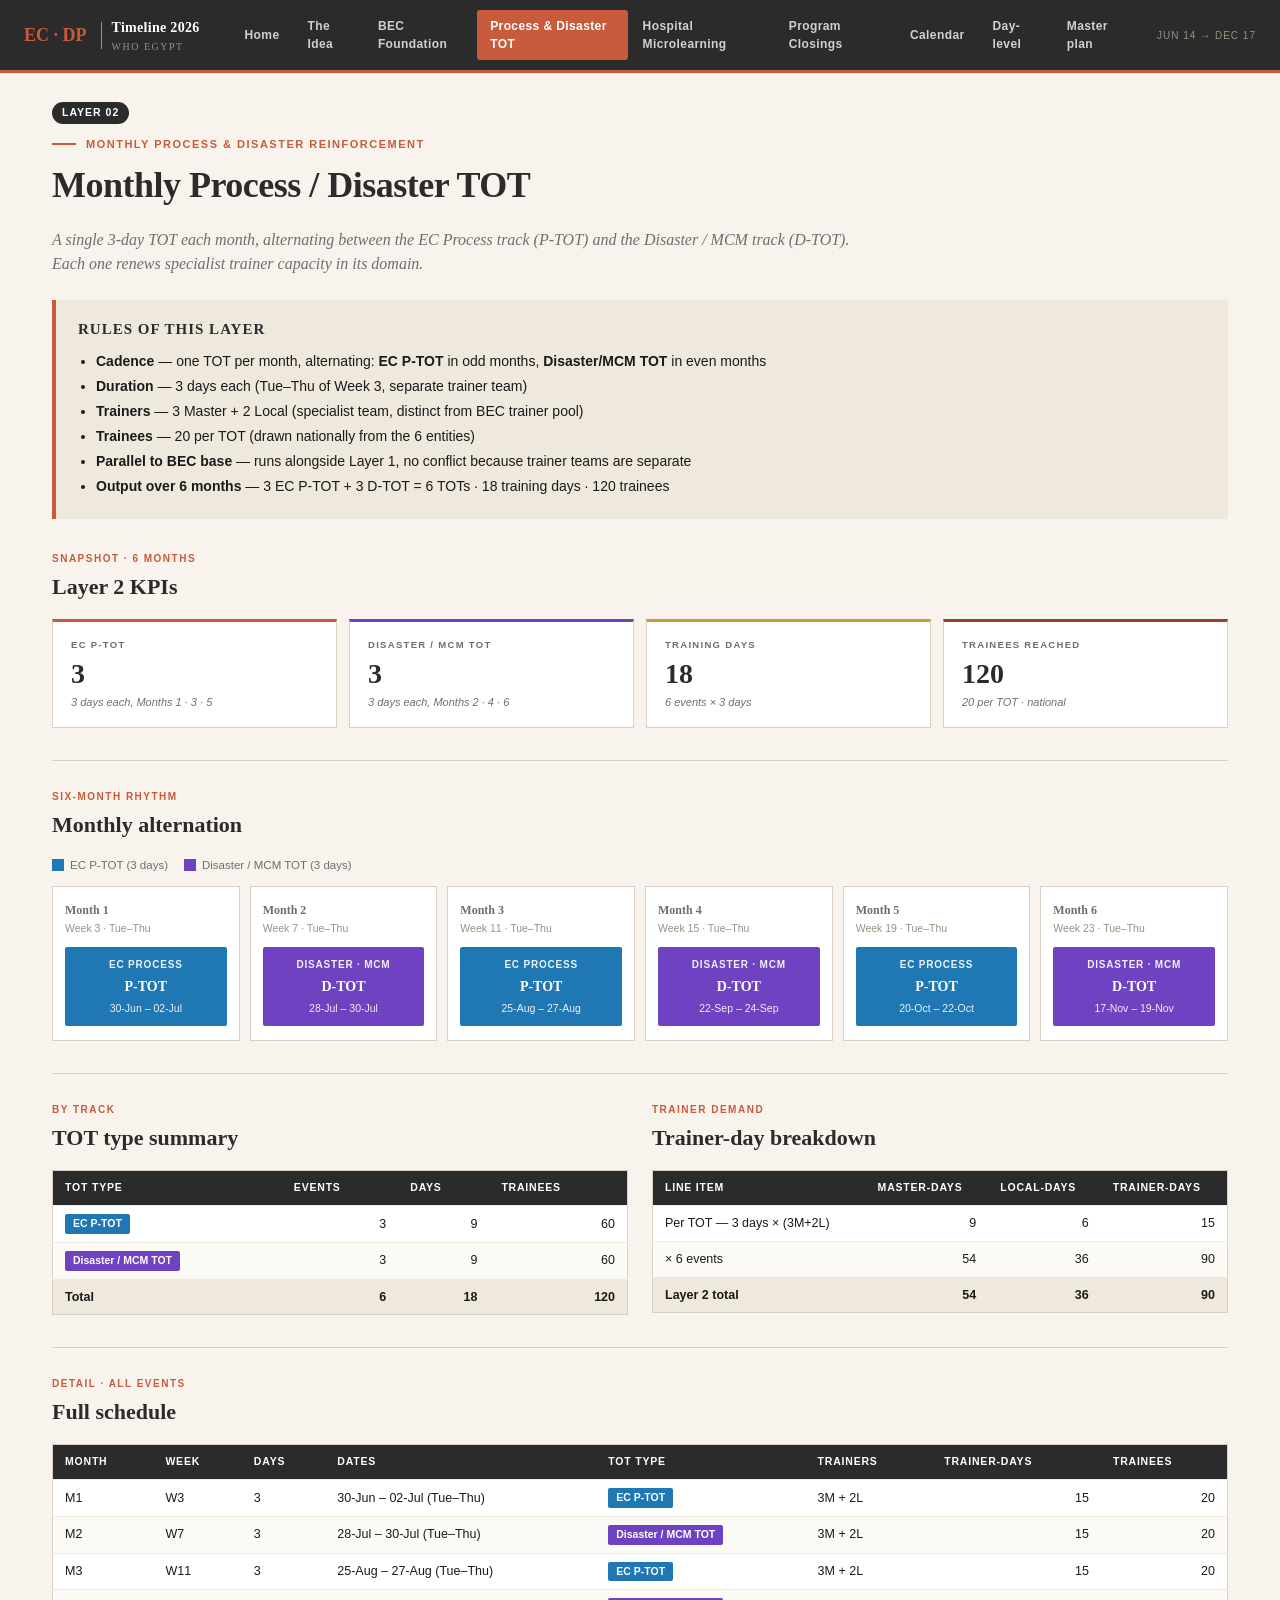
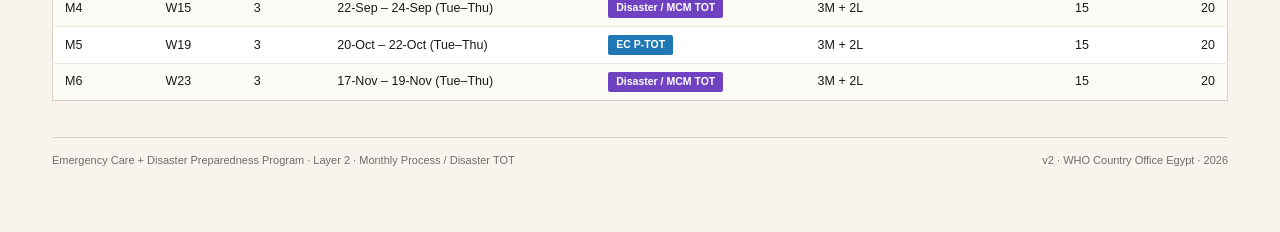
<file: layer-2.html>
<!doctype html>
<html lang="en">
<head>
<meta charset="utf-8">
<link rel="stylesheet" href="assets/shared.css">
<meta name="viewport" content="width=device-width,initial-scale=1">
<title>Layer 2 — Monthly Process / Disaster TOT</title>
<style>
  :root { color-scheme: light; }
  * { box-sizing: border-box; }
  body { margin: 0; font-family: 'Helvetica Neue', Arial, sans-serif; background: #F8F4ED; color: #1A1A1A; font-size: 14px; line-height: 1.5; }
  .wrap { max-width: 1240px; margin: 0 auto; padding: 28px 32px 64px; }
  .eyebrow { font-size: 11px; font-weight: 700; letter-spacing: 1.5px; text-transform: uppercase; color: #C75B3C; margin-bottom: 6px; display: flex; align-items: center; gap: 10px; }
  .eyebrow::before { content: ''; width: 24px; height: 2px; background: #C75B3C; }
  h1 { font-family: Georgia, 'Times New Roman', serif; font-size: 36px; font-weight: 700; color: #2B2B2B; margin: 0 0 6px; letter-spacing: -0.5px; }
  .lede { font-family: Georgia, serif; font-style: italic; font-size: 16px; color: #6E6E6E; max-width: 820px; }
  hr.rule { border: 0; height: 1px; background: #D8D0C2; margin: 28px 0; }
  .rules { background: #EFE9DD; border-left: 4px solid #C75B3C; padding: 18px 22px; margin: 24px 0 32px; }
  .rules h3 { font-family: Georgia, serif; margin: 0 0 10px; font-size: 15px; color: #2B2B2B; text-transform: uppercase; letter-spacing: 1px; }
  .rules ul { margin: 0; padding-left: 18px; }
  .rules li { margin-bottom: 4px; }
  h2 { font-family: Georgia, serif; font-size: 22px; color: #2B2B2B; margin: 0 0 16px; font-weight: 700; }
  .section-label { font-size: 10px; font-weight: 700; letter-spacing: 1.5px; text-transform: uppercase; color: #C75B3C; margin-bottom: 4px; }

  .kpi-grid { display: grid; grid-template-columns: repeat(4, 1fr); gap: 12px; margin-bottom: 32px; }
  .kpi { background: #FFFFFF; border: 1px solid #D8D0C2; border-top: 3px solid #4A6B4A; padding: 16px 18px; min-height: 96px; }
  .kpi-label { font-size: 9.5px; font-weight: 700; letter-spacing: 1.3px; text-transform: uppercase; color: #6E6E6E; margin-bottom: 8px; }
  .kpi-value { font-family: Georgia, serif; font-size: 28px; font-weight: 700; color: #2B2B2B; line-height: 1; }
  .kpi-sub { font-size: 11px; color: #6E6E6E; margin-top: 6px; font-style: italic; }
  .kpi.terra    { border-top-color: #C75B3C; }
  .kpi.dark     { border-top-color: #96402B; }
  .kpi.mustard  { border-top-color: #C99A3B; }
  .kpi.purple   { border-top-color: #6F42C1; }

  table.data { width: 100%; border-collapse: collapse; background: #FFFFFF; border: 1px solid #D8D0C2; font-size: 12.5px; }
  table.data th { background: #2B2B2B; color: #FFFFFF; text-align: left; padding: 9px 12px; font-weight: 700; font-size: 10.5px; text-transform: uppercase; letter-spacing: 0.8px; }
  table.data td { padding: 8px 12px; border-top: 1px solid #EFE9DD; }
  table.data tr:nth-child(even) td { background: #FCFAF5; }
  table.data td.num { text-align: right; font-variant-numeric: tabular-nums; }
  table.data tr.total td { background: #EFE9DD; font-weight: 700; }

  .ev-badge { display: inline-block; padding: 2px 8px; border-radius: 2px; font-size: 10.5px; font-weight: 700; color: #FFFFFF; }
  .ev-badge.ptot { background: #1F77B4; }
  .ev-badge.dtot { background: #6F42C1; }

  .twocol { display: grid; grid-template-columns: 1fr 1fr; gap: 24px; margin-bottom: 32px; }

  .months { display: grid; grid-template-columns: repeat(6, 1fr); gap: 10px; margin-bottom: 32px; }
  .month-cell { background: #FFFFFF; border: 1px solid #D8D0C2; padding: 14px 12px; min-height: 132px; display: flex; flex-direction: column; }
  .month-cell .label { font-family: Georgia, serif; font-weight: 700; color: #6E6E6E; font-size: 12px; margin-bottom: 2px; }
  .month-cell .sub { font-size: 10.5px; color: #9A9080; margin-bottom: 10px; }
  .month-cell .ev { margin-top: auto; padding: 10px 8px; border-radius: 2px; color: #FFFFFF; text-align: center; }
  .month-cell .ev .t1 { font-size: 10px; letter-spacing: 0.8px; text-transform: uppercase; font-weight: 700; opacity: 0.92; margin-bottom: 4px; }
  .month-cell .ev .t2 { font-family: Georgia, serif; font-size: 14px; font-weight: 700; }
  .month-cell .ev .t3 { font-size: 10.5px; opacity: 0.9; margin-top: 4px; }
  .ev.ptot { background: #1F77B4; }
  .ev.dtot { background: #6F42C1; }

  .legend { display: flex; gap: 16px; flex-wrap: wrap; font-size: 11.5px; color: #6E6E6E; margin-bottom: 12px; }
  .legend .swatch { display: inline-block; width: 12px; height: 12px; vertical-align: middle; margin-right: 6px; }

  .layer-tag { display: inline-block; background: #2B2B2B; color: #FFFFFF; padding: 3px 10px; border-radius: 12px; font-size: 10.5px; font-weight: 700; letter-spacing: 1px; text-transform: uppercase; margin-bottom: 12px; }

  .footer { border-top: 1px solid #D8D0C2; margin-top: 36px; padding-top: 14px; font-size: 11px; color: #6E6E6E; display: flex; justify-content: space-between; }
</style>
</head>
<body data-nav="tot">
<div class="wrap">

  <div class="layer-tag">Layer 02</div>
  <div class="eyebrow">Monthly process & disaster reinforcement</div>
  <h1>Monthly Process / Disaster TOT</h1>
  <p class="lede">A single 3-day TOT each month, alternating between the EC Process track (P-TOT) and the Disaster / MCM track (D-TOT). Each one renews specialist trainer capacity in its domain.</p>

  <div class="rules">
    <h3>Rules of this layer</h3>
    <ul>
      <li><strong>Cadence</strong> — one TOT per month, alternating: <strong>EC P-TOT</strong> in odd months, <strong>Disaster/MCM TOT</strong> in even months</li>
      <li><strong>Duration</strong> — 3 days each (Tue–Thu of Week 3, separate trainer team)</li>
      <li><strong>Trainers</strong> — 3 Master + 2 Local (specialist team, distinct from BEC trainer pool)</li>
      <li><strong>Trainees</strong> — 20 per TOT (drawn nationally from the 6 entities)</li>
      <li><strong>Parallel to BEC base</strong> — runs alongside Layer 1, no conflict because trainer teams are separate</li>
      <li><strong>Output over 6 months</strong> — 3 EC P-TOT + 3 D-TOT = 6 TOTs · 18 training days · 120 trainees</li>
    </ul>
  </div>

  <div class="section-label">Snapshot · 6 months</div>
  <h2>Layer 2 KPIs</h2>
  <div class="kpi-grid">
    <div class="kpi terra"><div class="kpi-label">EC P-TOT</div><div class="kpi-value">3</div><div class="kpi-sub">3 days each, Months 1 · 3 · 5</div></div>
    <div class="kpi purple"><div class="kpi-label">Disaster / MCM TOT</div><div class="kpi-value">3</div><div class="kpi-sub">3 days each, Months 2 · 4 · 6</div></div>
    <div class="kpi mustard"><div class="kpi-label">Training days</div><div class="kpi-value">18</div><div class="kpi-sub">6 events × 3 days</div></div>
    <div class="kpi dark"><div class="kpi-label">Trainees reached</div><div class="kpi-value">120</div><div class="kpi-sub">20 per TOT · national</div></div>
  </div>

  <hr class="rule">

  <div class="section-label">Six-month rhythm</div>
  <h2>Monthly alternation</h2>
  <div class="legend">
    <span><span class="swatch" style="background:#1F77B4"></span>EC P-TOT (3 days)</span>
    <span><span class="swatch" style="background:#6F42C1"></span>Disaster / MCM TOT (3 days)</span>
  </div>
  <div class="months" id="months"></div>

  <hr class="rule">

  <div class="twocol">
    <div>
      <div class="section-label">By track</div>
      <h2>TOT type summary</h2>
      <table class="data">
        <thead><tr><th>TOT Type</th><th class="num">Events</th><th class="num">Days</th><th class="num">Trainees</th></tr></thead>
        <tbody>
          <tr><td><span class="ev-badge ptot">EC P-TOT</span></td><td class="num">3</td><td class="num">9</td><td class="num">60</td></tr>
          <tr><td><span class="ev-badge dtot">Disaster / MCM TOT</span></td><td class="num">3</td><td class="num">9</td><td class="num">60</td></tr>
          <tr class="total"><td>Total</td><td class="num">6</td><td class="num">18</td><td class="num">120</td></tr>
        </tbody>
      </table>
    </div>
    <div>
      <div class="section-label">Trainer demand</div>
      <h2>Trainer-day breakdown</h2>
      <table class="data">
        <thead><tr><th>Line item</th><th class="num">Master-days</th><th class="num">Local-days</th><th class="num">Trainer-days</th></tr></thead>
        <tbody>
          <tr><td>Per TOT — 3 days × (3M+2L)</td><td class="num">9</td><td class="num">6</td><td class="num">15</td></tr>
          <tr><td>× 6 events</td><td class="num">54</td><td class="num">36</td><td class="num">90</td></tr>
          <tr class="total"><td>Layer 2 total</td><td class="num">54</td><td class="num">36</td><td class="num">90</td></tr>
        </tbody>
      </table>
    </div>
  </div>

  <hr class="rule">

  <div class="section-label">Detail · all events</div>
  <h2>Full schedule</h2>
  <table class="data">
    <thead>
      <tr>
        <th>Month</th>
        <th>Week</th>
        <th>Days</th>
        <th>Dates</th>
        <th>TOT Type</th>
        <th>Trainers</th>
        <th class="num">Trainer-days</th>
        <th class="num">Trainees</th>
      </tr>
    </thead>
    <tbody id="sched-tbody"></tbody>
  </table>

  <div class="footer">
    <span>Emergency Care + Disaster Preparedness Program · Layer 2 · Monthly Process / Disaster TOT</span>
    <span>v2 · WHO Country Office Egypt · 2026</span>
  </div>

</div>

<script>
(function(){
  const START = new Date(Date.UTC(2026, 5, 14));
  const MONTHS_ABBR = ["Jan","Feb","Mar","Apr","May","Jun","Jul","Aug","Sep","Oct","Nov","Dec"];

  function addDays(d, n){ const r = new Date(d); r.setUTCDate(r.getUTCDate()+n); return r; }
  function fmt(d){ return String(d.getUTCDate()).padStart(2,'0') + '-' + MONTHS_ABBR[d.getUTCMonth()]; }
  function weekSun(w){ return addDays(START, (w-1)*7); }

  const tots = [];
  for (let m = 1; m <= 6; m++){
    const week = (m-1)*4 + 3;
    const sun = weekSun(week);
    const tue = addDays(sun, 2);
    const thu = addDays(sun, 4);
    const type = (m % 2 === 1) ? 'EC P-TOT' : 'Disaster / MCM TOT';
    tots.push({month:m, week, sun, tue, thu, type});
  }

  const monthsEl = document.getElementById('months');
  for (let m = 1; m <= 6; m++){
    const tot = tots[m-1];
    const isPtot = tot.type === 'EC P-TOT';
    const cellCls = isPtot ? 'ptot' : 'dtot';
    const cell = document.createElement('div');
    cell.className = 'month-cell';
    cell.innerHTML = `
      <div class="label">Month ${m}</div>
      <div class="sub">Week ${tot.week} · Tue–Thu</div>
      <div class="ev ${cellCls}">
        <div class="t1">${isPtot ? 'EC PROCESS' : 'DISASTER · MCM'}</div>
        <div class="t2">${isPtot ? 'P-TOT' : 'D-TOT'}</div>
        <div class="t3">${fmt(tot.tue)} – ${fmt(tot.thu)}</div>
      </div>
    `;
    monthsEl.appendChild(cell);
  }

  const tbody = document.getElementById('sched-tbody');
  tots.forEach(t => {
    const isPtot = t.type === 'EC P-TOT';
    const cls = isPtot ? 'ptot' : 'dtot';
    const tr = document.createElement('tr');
    tr.innerHTML = `
      <td>M${t.month}</td>
      <td>W${t.week}</td>
      <td>3</td>
      <td>${fmt(t.tue)} – ${fmt(t.thu)} (Tue–Thu)</td>
      <td><span class="ev-badge ${cls}">${t.type}</span></td>
      <td>3M + 2L</td>
      <td class="num">15</td>
      <td class="num">20</td>
    `;
    tbody.appendChild(tr);
  });

})();
</script>
<script src="assets/nav.js"></script>
</body>
</html>
</file>
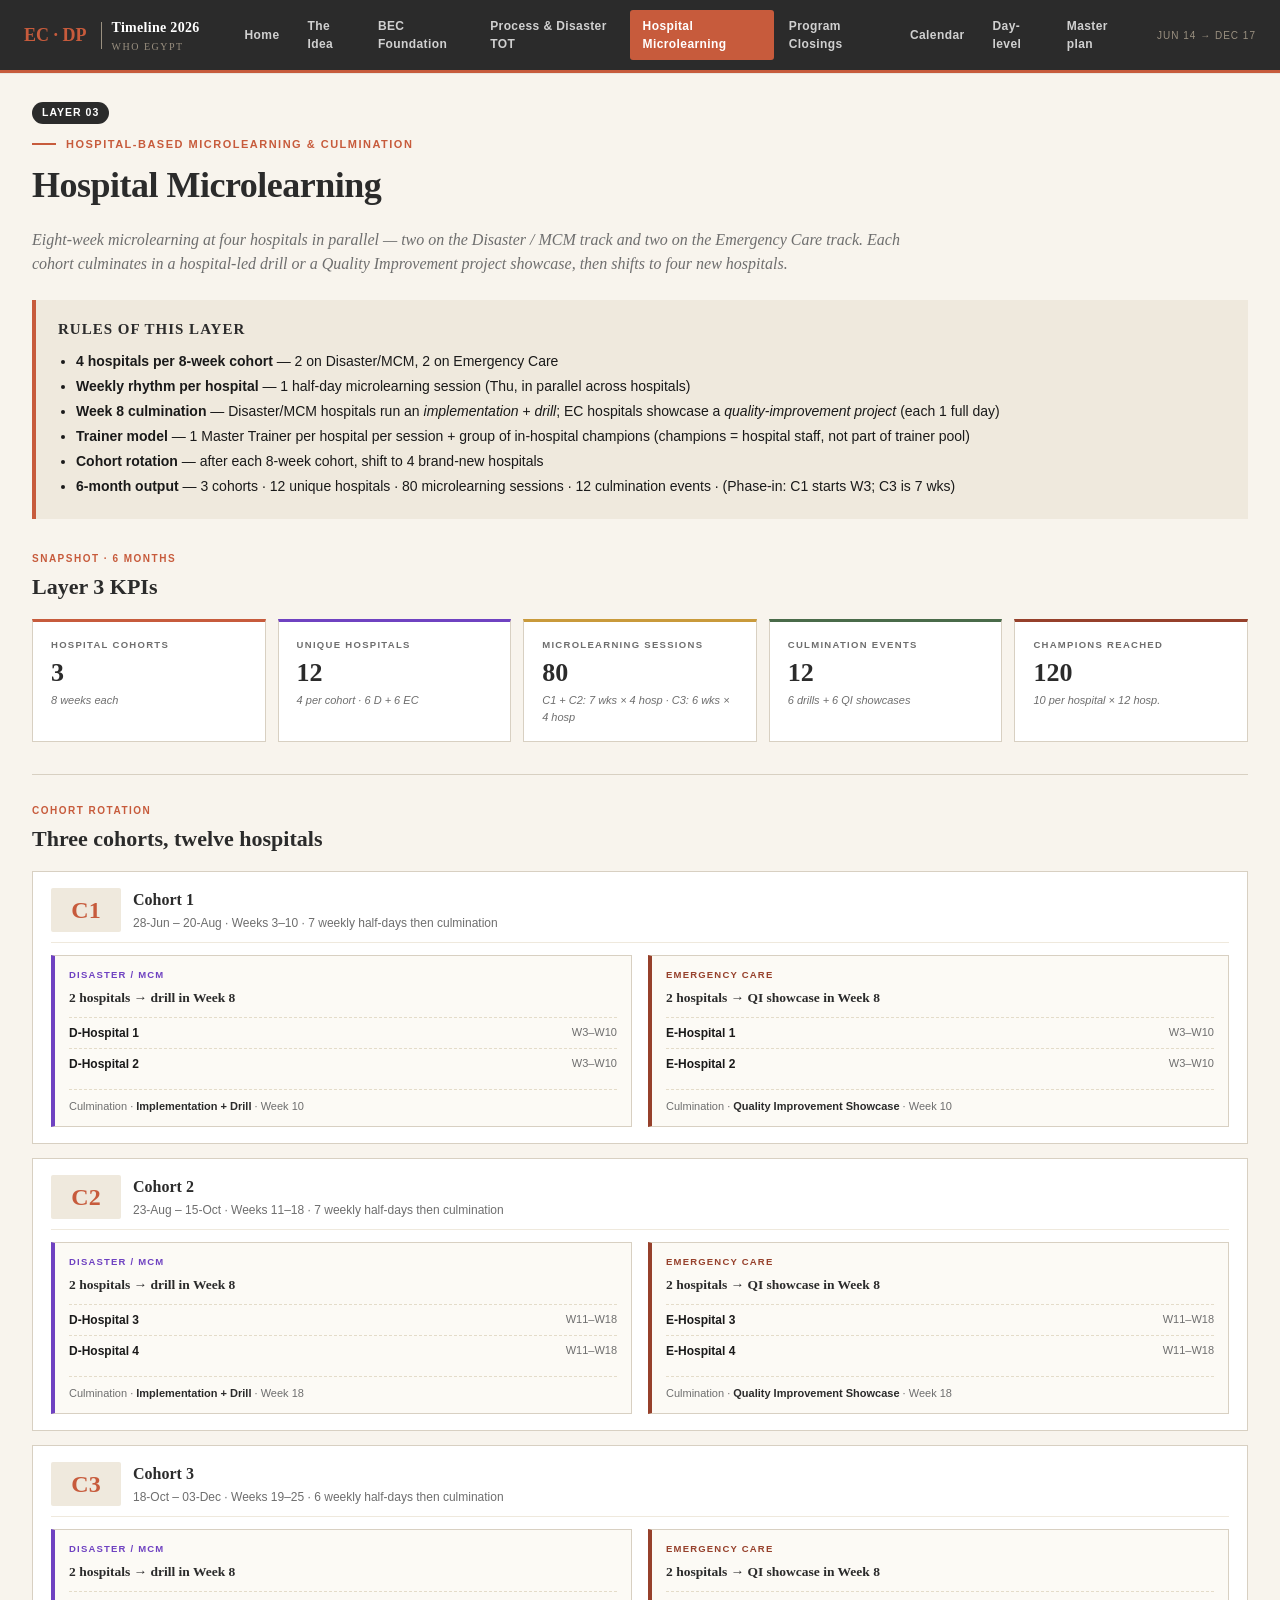
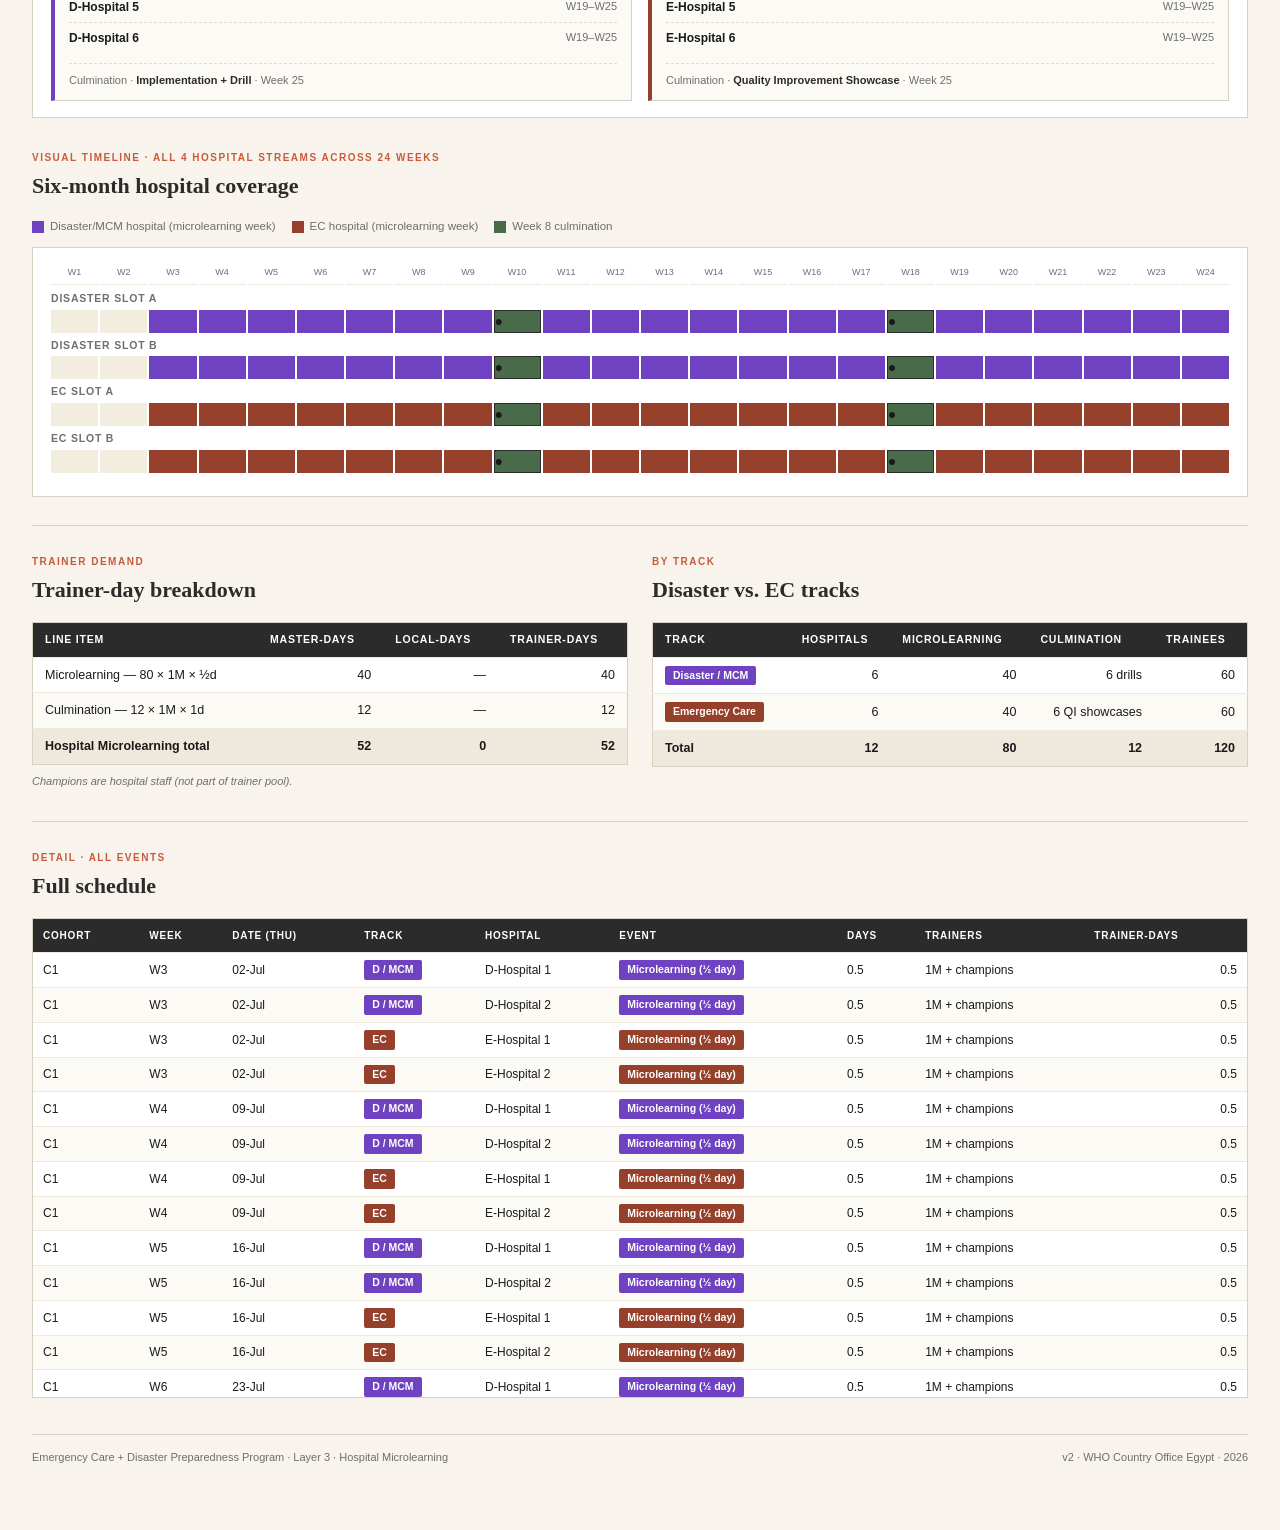
<file: layer-3.html>
<!doctype html>
<html lang="en">
<head>
<meta charset="utf-8">
<link rel="stylesheet" href="assets/shared.css">
<meta name="viewport" content="width=device-width,initial-scale=1">
<title>Layer 3 — Hospital Microlearning & Culmination</title>
<style>
  :root { color-scheme: light; }
  * { box-sizing: border-box; }
  body { margin: 0; font-family: 'Helvetica Neue', Arial, sans-serif; background: #F8F4ED; color: #1A1A1A; font-size: 14px; line-height: 1.5; }
  .wrap { max-width: 1280px; margin: 0 auto; padding: 28px 32px 64px; }
  .eyebrow { font-size: 11px; font-weight: 700; letter-spacing: 1.5px; text-transform: uppercase; color: #C75B3C; margin-bottom: 6px; display: flex; align-items: center; gap: 10px; }
  .eyebrow::before { content: ''; width: 24px; height: 2px; background: #C75B3C; }
  h1 { font-family: Georgia, serif; font-size: 36px; font-weight: 700; color: #2B2B2B; margin: 0 0 6px; letter-spacing: -0.5px; }
  .lede { font-family: Georgia, serif; font-style: italic; font-size: 16px; color: #6E6E6E; max-width: 880px; }
  hr.rule { border: 0; height: 1px; background: #D8D0C2; margin: 28px 0; }
  h2 { font-family: Georgia, serif; font-size: 22px; color: #2B2B2B; margin: 0 0 16px; font-weight: 700; }
  .section-label { font-size: 10px; font-weight: 700; letter-spacing: 1.5px; text-transform: uppercase; color: #C75B3C; margin-bottom: 4px; }
  .rules { background: #EFE9DD; border-left: 4px solid #C75B3C; padding: 18px 22px; margin: 24px 0 32px; }
  .rules h3 { font-family: Georgia, serif; margin: 0 0 10px; font-size: 15px; color: #2B2B2B; text-transform: uppercase; letter-spacing: 1px; }
  .rules ul { margin: 0; padding-left: 18px; }
  .rules li { margin-bottom: 4px; }
  .layer-tag { display: inline-block; background: #2B2B2B; color: #FFFFFF; padding: 3px 10px; border-radius: 12px; font-size: 10.5px; font-weight: 700; letter-spacing: 1px; text-transform: uppercase; margin-bottom: 12px; }

  .kpi-grid { display: grid; grid-template-columns: repeat(5, 1fr); gap: 12px; margin-bottom: 32px; }
  .kpi { background: #FFFFFF; border: 1px solid #D8D0C2; border-top: 3px solid #C75B3C; padding: 16px 18px; min-height: 96px; }
  .kpi-label { font-size: 9.5px; font-weight: 700; letter-spacing: 1.3px; text-transform: uppercase; color: #6E6E6E; margin-bottom: 8px; }
  .kpi-value { font-family: Georgia, serif; font-size: 26px; font-weight: 700; color: #2B2B2B; line-height: 1; }
  .kpi-sub { font-size: 11px; color: #6E6E6E; margin-top: 6px; font-style: italic; }
  .kpi.mustard { border-top-color: #C99A3B; }
  .kpi.forest  { border-top-color: #4A6B4A; }
  .kpi.dark    { border-top-color: #96402B; }
  .kpi.purple  { border-top-color: #6F42C1; }
  .kpi.red     { border-top-color: #B33A3A; }

  table.data { width: 100%; border-collapse: collapse; background: #FFFFFF; border: 1px solid #D8D0C2; font-size: 12.5px; }
  table.data th { background: #2B2B2B; color: #FFFFFF; text-align: left; padding: 9px 12px; font-weight: 700; font-size: 10.5px; text-transform: uppercase; letter-spacing: 0.8px; }
  table.data td { padding: 8px 12px; border-top: 1px solid #EFE9DD; }
  table.data tr:nth-child(even) td { background: #FCFAF5; }
  table.data td.num { text-align: right; font-variant-numeric: tabular-nums; }
  table.data tr.total td { background: #EFE9DD; font-weight: 700; }

  .cohorts { display: grid; grid-template-columns: 1fr; gap: 14px; margin-bottom: 32px; }
  .cohort-card { background: #FFFFFF; border: 1px solid #D8D0C2; padding: 16px 18px; }
  .cohort-header { display: flex; align-items: center; gap: 12px; margin-bottom: 12px; padding-bottom: 10px; border-bottom: 1px solid #EFE9DD; }
  .cohort-num { font-family: Georgia, serif; font-size: 24px; font-weight: 700; color: #C75B3C; background: #EFE9DD; padding: 4px 14px; border-radius: 2px; min-width: 70px; text-align: center; }
  .cohort-title { font-family: Georgia, serif; font-weight: 700; color: #2B2B2B; font-size: 16px; }
  .cohort-sub { font-size: 12px; color: #6E6E6E; margin-top: 2px; }
  .cohort-grid { display: grid; grid-template-columns: 1fr 1fr; gap: 16px; }
  .track { border: 1px solid #D8D0C2; padding: 12px 14px; background: #FCFAF5; }
  .track.disaster { border-left: 4px solid #6F42C1; }
  .track.ec       { border-left: 4px solid #96402B; }
  .track-label { font-size: 9.5px; font-weight: 700; letter-spacing: 1.2px; text-transform: uppercase; margin-bottom: 6px; }
  .track.disaster .track-label { color: #6F42C1; }
  .track.ec .track-label       { color: #96402B; }
  .track-title { font-family: Georgia, serif; font-weight: 700; color: #2B2B2B; font-size: 13.5px; margin-bottom: 8px; }
  .track-hospital { display: flex; align-items: center; justify-content: space-between; padding: 6px 0; font-size: 12px; border-top: 1px dashed #E4DCC9; }
  .track-hospital:first-of-type { border-top: 0; }
  .track-hospital .hname { font-weight: 600; }
  .track-hospital .hweeks { color: #6E6E6E; font-size: 11px; }
  .track-end { margin-top: 10px; padding-top: 8px; border-top: 1px dashed #E4DCC9; font-size: 11px; color: #6E6E6E; }
  .track-end strong { color: #2B2B2B; font-weight: 700; }

  .timeline-wrap { margin-bottom: 32px; }
  .timeline { background: #FFFFFF; border: 1px solid #D8D0C2; padding: 18px 18px; }
  .week-axis { display: grid; grid-template-columns: repeat(24, 1fr); gap: 2px; margin-bottom: 6px; }
  .week-axis .w { font-size: 9px; color: #6E6E6E; text-align: center; border-bottom: 1px solid #EFE9DD; padding-bottom: 4px; }
  .timeline-row { margin-bottom: 6px; }
  .tl-label { font-size: 10.5px; font-weight: 700; color: #6E6E6E; text-transform: uppercase; letter-spacing: 0.8px; margin-bottom: 3px; }
  .tl-bar { display: grid; grid-template-columns: repeat(24, 1fr); gap: 2px; height: 22px; }
  .tl-cell { background: #F2EDDF; }
  .tl-cell.active.dis { background: #6F42C1; }
  .tl-cell.active.ec  { background: #96402B; }
  .tl-cell.end { background: #4A6B4A; border: 1px solid #2B2B2B; }

  .schedule-wrap { background: #FFFFFF; border: 1px solid #D8D0C2; padding: 0; max-height: 480px; overflow: auto; }
  table.sched { width: 100%; border-collapse: collapse; font-size: 12px; }
  table.sched th { background: #2B2B2B; color: #FFFFFF; padding: 9px 10px; text-align: left; font-weight: 700; font-size: 10px; text-transform: uppercase; letter-spacing: 0.8px; position: sticky; top: 0; }
  table.sched td { padding: 7px 10px; border-top: 1px solid #EFE9DD; font-size: 12px; }
  table.sched tr:nth-child(even) td { background: #FCFAF5; }
  table.sched td.num { text-align: right; font-variant-numeric: tabular-nums; }
  .ev-badge { display: inline-block; padding: 2px 8px; border-radius: 2px; font-size: 10.5px; font-weight: 700; color: #FFFFFF; }
  .ev-badge.ml-dis { background: #6F42C1; }
  .ev-badge.ml-ec  { background: #96402B; }
  .ev-badge.drill  { background: #4A6B4A; }
  .ev-badge.qi     { background: #B33A3A; }

  .twocol { display: grid; grid-template-columns: 1fr 1fr; gap: 24px; margin-bottom: 32px; }
  .legend { display: flex; gap: 16px; flex-wrap: wrap; font-size: 11.5px; color: #6E6E6E; margin-bottom: 12px; }
  .legend .swatch { display: inline-block; width: 12px; height: 12px; vertical-align: middle; margin-right: 6px; }
  .footer { border-top: 1px solid #D8D0C2; margin-top: 36px; padding-top: 14px; font-size: 11px; color: #6E6E6E; display: flex; justify-content: space-between; }
</style>
</head>
<body data-nav="micro">
<div class="wrap">

  <div class="layer-tag">Layer 03</div>
  <div class="eyebrow">Hospital-based microlearning &amp; culmination</div>
  <h1>Hospital Microlearning</h1>
  <p class="lede">Eight-week microlearning at four hospitals in parallel — two on the Disaster / MCM track and two on the Emergency Care track. Each cohort culminates in a hospital-led drill or a Quality Improvement project showcase, then shifts to four new hospitals.</p>

  <div class="rules">
    <h3>Rules of this layer</h3>
    <ul>
      <li><strong>4 hospitals per 8-week cohort</strong> — 2 on Disaster/MCM, 2 on Emergency Care</li>
      <li><strong>Weekly rhythm per hospital</strong> — 1 half-day microlearning session (Thu, in parallel across hospitals)</li>
      <li><strong>Week 8 culmination</strong> — Disaster/MCM hospitals run an <em>implementation + drill</em>; EC hospitals showcase a <em>quality-improvement project</em> (each 1 full day)</li>
      <li><strong>Trainer model</strong> — 1 Master Trainer per hospital per session + group of in-hospital champions (champions = hospital staff, not part of trainer pool)</li>
      <li><strong>Cohort rotation</strong> — after each 8-week cohort, shift to 4 brand-new hospitals</li>
      <li><strong>6-month output</strong> — 3 cohorts · 12 unique hospitals · 80 microlearning sessions · 12 culmination events · (Phase-in: C1 starts W3; C3 is 7 wks)</li>
    </ul>
  </div>

  <div class="section-label">Snapshot · 6 months</div>
  <h2>Layer 3 KPIs</h2>
  <div class="kpi-grid">
    <div class="kpi"><div class="kpi-label">Hospital cohorts</div><div class="kpi-value">3</div><div class="kpi-sub">8 weeks each</div></div>
    <div class="kpi purple"><div class="kpi-label">Unique hospitals</div><div class="kpi-value">12</div><div class="kpi-sub">4 per cohort · 6 D + 6 EC</div></div>
    <div class="kpi mustard"><div class="kpi-label">Microlearning sessions</div><div class="kpi-value">80</div><div class="kpi-sub">C1 + C2: 7 wks × 4 hosp · C3: 6 wks × 4 hosp</div></div>
    <div class="kpi forest"><div class="kpi-label">Culmination events</div><div class="kpi-value">12</div><div class="kpi-sub">6 drills + 6 QI showcases</div></div>
    <div class="kpi dark"><div class="kpi-label">Champions reached</div><div class="kpi-value">120</div><div class="kpi-sub">10 per hospital × 12 hosp.</div></div>
  </div>

  <hr class="rule">

  <div class="section-label">Cohort rotation</div>
  <h2>Three cohorts, twelve hospitals</h2>
  <div class="cohorts" id="cohorts"></div>

  <div class="section-label">Visual timeline · all 4 hospital streams across 24 weeks</div>
  <h2>Six-month hospital coverage</h2>
  <div class="legend">
    <span><span class="swatch" style="background:#6F42C1"></span>Disaster/MCM hospital (microlearning week)</span>
    <span><span class="swatch" style="background:#96402B"></span>EC hospital (microlearning week)</span>
    <span><span class="swatch" style="background:#4A6B4A"></span>Week 8 culmination</span>
  </div>
  <div class="timeline" id="timeline"></div>

  <hr class="rule">

  <div class="twocol">
    <div>
      <div class="section-label">Trainer demand</div>
      <h2>Trainer-day breakdown</h2>
      <table class="data">
        <thead><tr><th>Line item</th><th class="num">Master-days</th><th class="num">Local-days</th><th class="num">Trainer-days</th></tr></thead>
        <tbody>
          <tr><td>Microlearning — 80 × 1M × ½d</td><td class="num">40</td><td class="num">—</td><td class="num">40</td></tr>
          <tr><td>Culmination — 12 × 1M × 1d</td><td class="num">12</td><td class="num">—</td><td class="num">12</td></tr>
          <tr class="total"><td>Hospital Microlearning total</td><td class="num">52</td><td class="num">0</td><td class="num">52</td></tr>
        </tbody>
      </table>
      <div style="font-size:11px; color:#6E6E6E; font-style:italic; margin-top:8px">Champions are hospital staff (not part of trainer pool).</div>
    </div>
    <div>
      <div class="section-label">By track</div>
      <h2>Disaster vs. EC tracks</h2>
      <table class="data">
        <thead><tr><th>Track</th><th class="num">Hospitals</th><th class="num">Microlearning</th><th class="num">Culmination</th><th class="num">Trainees</th></tr></thead>
        <tbody>
          <tr><td><span class="ev-badge ml-dis">Disaster / MCM</span></td><td class="num">6</td><td class="num">40</td><td class="num">6 drills</td><td class="num">60</td></tr>
          <tr><td><span class="ev-badge ml-ec">Emergency Care</span></td><td class="num">6</td><td class="num">40</td><td class="num">6 QI showcases</td><td class="num">60</td></tr>
          <tr class="total"><td>Total</td><td class="num">12</td><td class="num">80</td><td class="num">12</td><td class="num">120</td></tr>
        </tbody>
      </table>
    </div>
  </div>

  <hr class="rule">

  <div class="section-label">Detail · all events</div>
  <h2>Full schedule</h2>
  <div class="schedule-wrap">
    <table class="sched" id="sched-table">
      <thead>
        <tr>
          <th>Cohort</th>
          <th>Week</th>
          <th>Date (Thu)</th>
          <th>Track</th>
          <th>Hospital</th>
          <th>Event</th>
          <th>Days</th>
          <th>Trainers</th>
          <th class="num">Trainer-days</th>
        </tr>
      </thead>
      <tbody id="sched-tbody"></tbody>
    </table>
  </div>

  <div class="footer">
    <span>Emergency Care + Disaster Preparedness Program · Layer 3 · Hospital Microlearning</span>
    <span>v2 · WHO Country Office Egypt · 2026</span>
  </div>

</div>

<script>
(function(){
  const START = new Date(Date.UTC(2026, 5, 14));
  const MONTHS_ABBR = ["Jan","Feb","Mar","Apr","May","Jun","Jul","Aug","Sep","Oct","Nov","Dec"];

  function addDays(d, n){ const r = new Date(d); r.setUTCDate(r.getUTCDate()+n); return r; }
  function fmt(d){ return String(d.getUTCDate()).padStart(2,'0') + '-' + MONTHS_ABBR[d.getUTCMonth()]; }
  function weekSun(w){ return addDays(START, (w-1)*7); }
  function weekThu(w){ return addDays(weekSun(w), 4); }

  // Phase-in: C1 starts W3 (2-week prep), C3 shortened to 7 weeks (W19-W25) to clear W26-W27 for closings
  const cohorts = [
    { num: 1, startW: 3,  endW: 10, weeks: 8,
      disaster: [{name: "D-Hospital 1", id: "D1"}, {name: "D-Hospital 2", id: "D2"}],
      ec:       [{name: "E-Hospital 1", id: "E1"}, {name: "E-Hospital 2", id: "E2"}] },
    { num: 2, startW: 11, endW: 18, weeks: 8,
      disaster: [{name: "D-Hospital 3", id: "D3"}, {name: "D-Hospital 4", id: "D4"}],
      ec:       [{name: "E-Hospital 3", id: "E3"}, {name: "E-Hospital 4", id: "E4"}] },
    { num: 3, startW: 19, endW: 25, weeks: 7,
      disaster: [{name: "D-Hospital 5", id: "D5"}, {name: "D-Hospital 6", id: "D6"}],
      ec:       [{name: "E-Hospital 5", id: "E5"}, {name: "E-Hospital 6", id: "E6"}] },
  ];

  const cohortsEl = document.getElementById('cohorts');
  cohorts.forEach(c => {
    const startDate = weekSun(c.startW);
    const endDate = addDays(weekSun(c.endW), 4);
    const card = document.createElement('div');
    card.className = 'cohort-card';

    const disasterRows = c.disaster.map(h => `
      <div class="track-hospital"><span class="hname">${h.name}</span><span class="hweeks">W${c.startW}–W${c.endW}</span></div>
    `).join('');
    const ecRows = c.ec.map(h => `
      <div class="track-hospital"><span class="hname">${h.name}</span><span class="hweeks">W${c.startW}–W${c.endW}</span></div>
    `).join('');

    card.innerHTML = `
      <div class="cohort-header">
        <div class="cohort-num">C${c.num}</div>
        <div>
          <div class="cohort-title">Cohort ${c.num}</div>
          <div class="cohort-sub">${fmt(startDate)} – ${fmt(endDate)} · Weeks ${c.startW}–${c.endW} · ${c.weeks-1} weekly half-days then culmination</div>
        </div>
      </div>
      <div class="cohort-grid">
        <div class="track disaster">
          <div class="track-label">Disaster / MCM</div>
          <div class="track-title">2 hospitals → drill in Week 8</div>
          ${disasterRows}
          <div class="track-end">Culmination · <strong>Implementation + Drill</strong> · Week ${c.endW}</div>
        </div>
        <div class="track ec">
          <div class="track-label">Emergency Care</div>
          <div class="track-title">2 hospitals → QI showcase in Week 8</div>
          ${ecRows}
          <div class="track-end">Culmination · <strong>Quality Improvement Showcase</strong> · Week ${c.endW}</div>
        </div>
      </div>
    `;
    cohortsEl.appendChild(card);
  });

  const timelineEl = document.getElementById('timeline');
  let axis = '<div class="week-axis">';
  for (let w = 1; w <= 24; w++) axis += `<div class="w">W${w}</div>`;
  axis += '</div>';
  timelineEl.innerHTML = axis;

  const slots = [
    {label: "Disaster slot A", type: 'dis', getId: c => c.disaster[0].id},
    {label: "Disaster slot B", type: 'dis', getId: c => c.disaster[1].id},
    {label: "EC slot A",       type: 'ec',  getId: c => c.ec[0].id},
    {label: "EC slot B",       type: 'ec',  getId: c => c.ec[1].id},
  ];
  slots.forEach(slot => {
    const row = document.createElement('div');
    row.className = 'timeline-row';
    let cells = `<div class="tl-label">${slot.label}</div><div class="tl-bar">`;
    for (let w = 1; w <= 24; w++) {
      const cohort = cohorts.find(c => w >= c.startW && w <= c.endW);
      const isEndWeek = cohort && (w === cohort.endW);
      if (isEndWeek) {
        cells += `<div class="tl-cell end" title="Cohort ${cohort.num} culmination — ${slot.getId(cohort)}">●</div>`;
      } else if (cohort) {
        cells += `<div class="tl-cell active ${slot.type}" title="W${w} — ${slot.getId(cohort)}"></div>`;
      } else {
        cells += `<div class="tl-cell"></div>`;
      }
    }
    cells += '</div>';
    row.innerHTML = cells;
    timelineEl.appendChild(row);
  });

  const tbody = document.getElementById('sched-tbody');
  cohorts.forEach(c => {
    const allHospitals = [
      {...c.disaster[0], track: 'D'},
      {...c.disaster[1], track: 'D'},
      {...c.ec[0],       track: 'E'},
      {...c.ec[1],       track: 'E'},
    ];
    for (let w = c.startW; w <= c.endW; w++){
      allHospitals.forEach(h => {
        const isLastWeek = (w === c.endW);
        const dateLbl = fmt(weekThu(w));
        let evLabel, evCls, days, trainerDays;
        if (isLastWeek) {
          if (h.track === 'D') { evLabel = 'Implementation + Drill'; evCls = 'drill'; days = 1; trainerDays = 1; }
          else { evLabel = 'QI Project Showcase'; evCls = 'qi'; days = 1; trainerDays = 1; }
        } else {
          evLabel = 'Microlearning (½ day)';
          evCls = h.track === 'D' ? 'ml-dis' : 'ml-ec';
          days = 0.5; trainerDays = 0.5;
        }
        const trackBadge = h.track === 'D' ? '<span class="ev-badge ml-dis">D / MCM</span>' : '<span class="ev-badge ml-ec">EC</span>';
        const tr = document.createElement('tr');
        tr.innerHTML = `
          <td>C${c.num}</td>
          <td>W${w}</td>
          <td>${dateLbl}</td>
          <td>${trackBadge}</td>
          <td>${h.name}</td>
          <td><span class="ev-badge ${evCls}">${evLabel}</span></td>
          <td>${days}</td>
          <td>1M + champions</td>
          <td class="num">${trainerDays}</td>
        `;
        tbody.appendChild(tr);
      });
    }
  });

})();
</script>
<script src="assets/nav.js"></script>
</body>
</html>
</file>
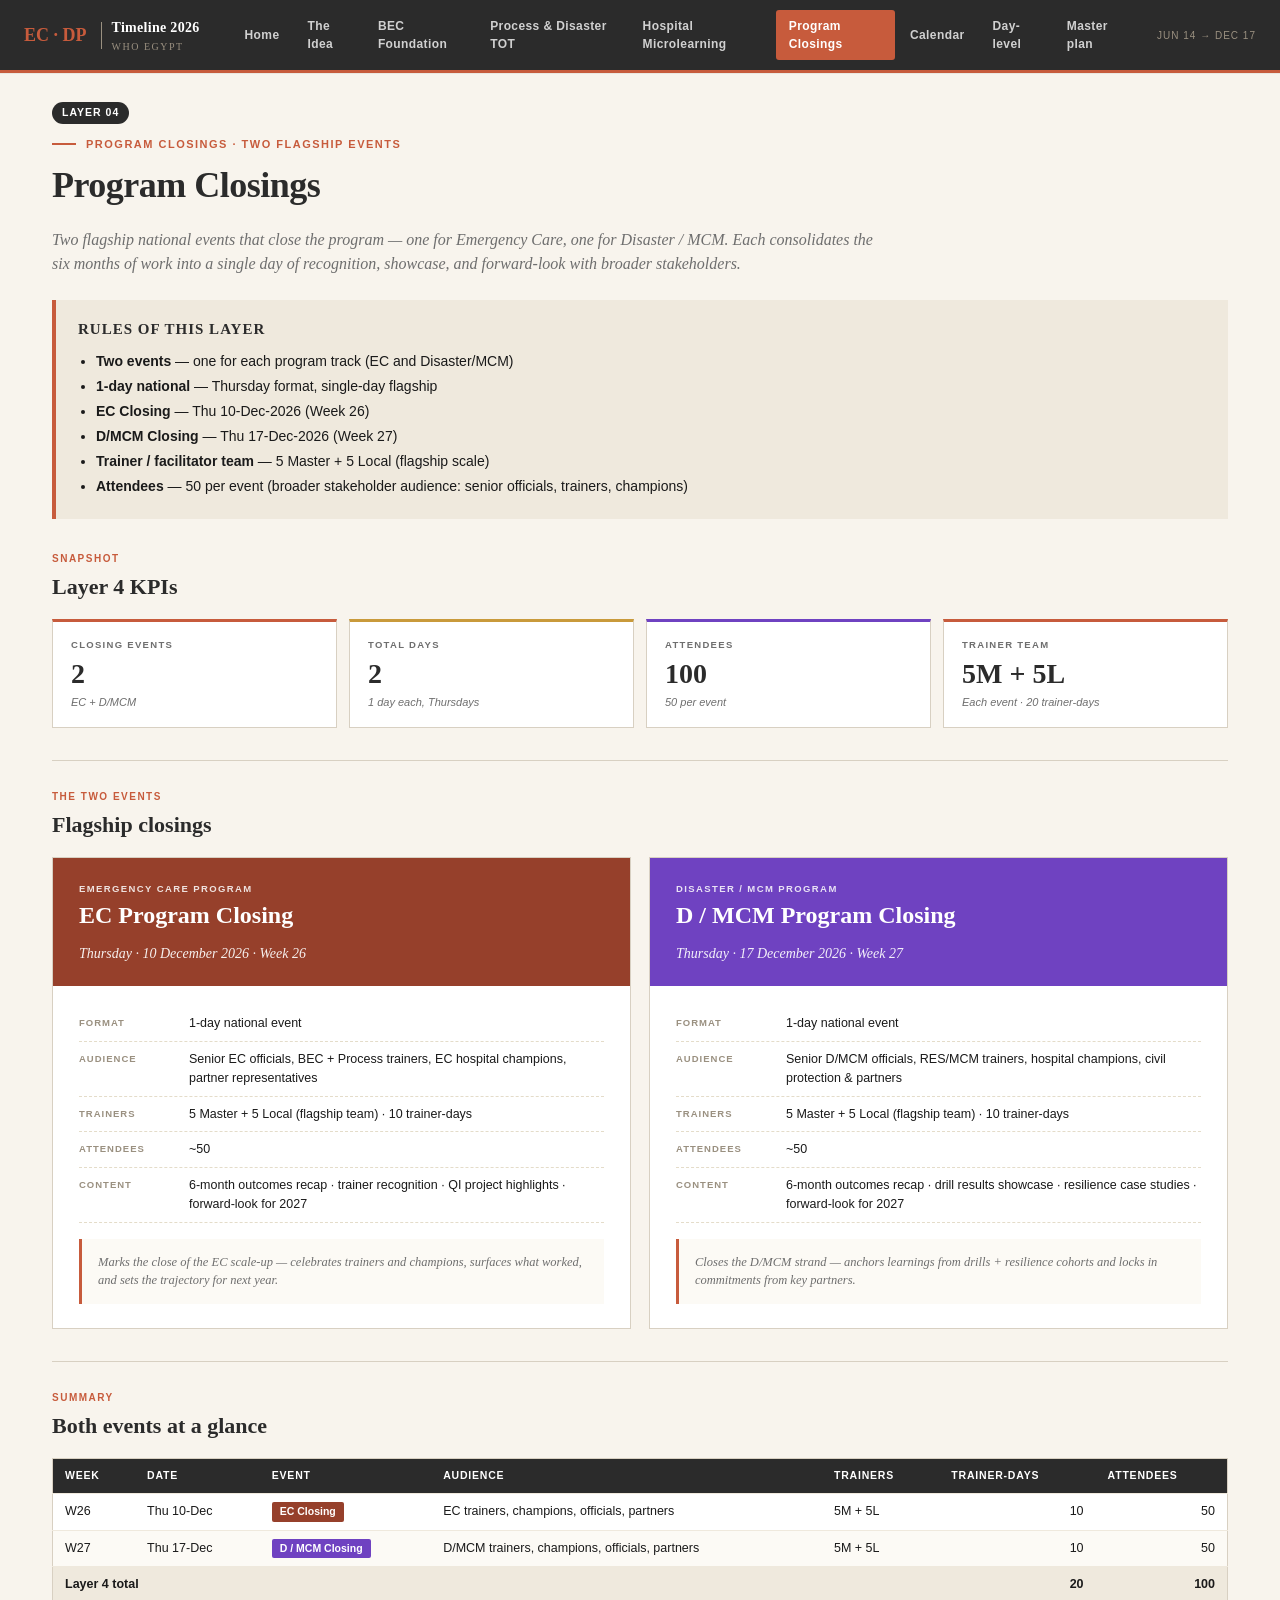
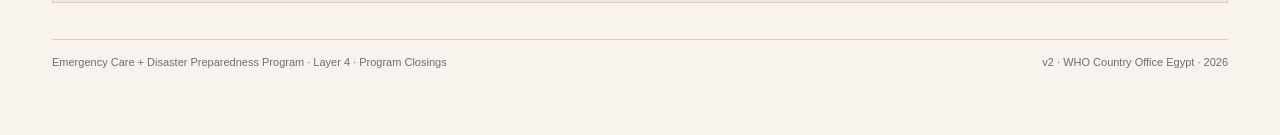
<file: layer-4.html>
<!doctype html>
<html lang="en">
<head>
<meta charset="utf-8">
<link rel="stylesheet" href="assets/shared.css">
<meta name="viewport" content="width=device-width,initial-scale=1">
<title>Layer 4 — Program Closings</title>
<style>
  :root { color-scheme: light; }
  * { box-sizing: border-box; }
  body { margin: 0; font-family: 'Helvetica Neue', Arial, sans-serif; background: #F8F4ED; color: #1A1A1A; font-size: 14px; line-height: 1.5; }
  .wrap { max-width: 1240px; margin: 0 auto; padding: 28px 32px 64px; }
  .eyebrow { font-size: 11px; font-weight: 700; letter-spacing: 1.5px; text-transform: uppercase; color: #C75B3C; margin-bottom: 6px; display: flex; align-items: center; gap: 10px; }
  .eyebrow::before { content: ''; width: 24px; height: 2px; background: #C75B3C; }
  h1 { font-family: Georgia, serif; font-size: 36px; font-weight: 700; color: #2B2B2B; margin: 0 0 6px; letter-spacing: -0.5px; }
  .lede { font-family: Georgia, serif; font-style: italic; font-size: 16px; color: #6E6E6E; max-width: 840px; }
  hr.rule { border: 0; height: 1px; background: #D8D0C2; margin: 28px 0; }
  h2 { font-family: Georgia, serif; font-size: 22px; color: #2B2B2B; margin: 0 0 16px; font-weight: 700; }
  .section-label { font-size: 10px; font-weight: 700; letter-spacing: 1.5px; text-transform: uppercase; color: #C75B3C; margin-bottom: 4px; }
  .rules { background: #EFE9DD; border-left: 4px solid #C75B3C; padding: 18px 22px; margin: 24px 0 32px; }
  .rules h3 { font-family: Georgia, serif; margin: 0 0 10px; font-size: 15px; color: #2B2B2B; text-transform: uppercase; letter-spacing: 1px; }
  .rules ul { margin: 0; padding-left: 18px; }
  .rules li { margin-bottom: 4px; }
  .layer-tag { display: inline-block; background: #2B2B2B; color: #FFFFFF; padding: 3px 10px; border-radius: 12px; font-size: 10.5px; font-weight: 700; letter-spacing: 1px; text-transform: uppercase; margin-bottom: 12px; }

  .kpi-grid { display: grid; grid-template-columns: repeat(4, 1fr); gap: 12px; margin-bottom: 32px; }
  .kpi { background: #FFFFFF; border: 1px solid #D8D0C2; border-top: 3px solid #C75B3C; padding: 16px 18px; min-height: 96px; }
  .kpi-label { font-size: 9.5px; font-weight: 700; letter-spacing: 1.3px; text-transform: uppercase; color: #6E6E6E; margin-bottom: 8px; }
  .kpi-value { font-family: Georgia, serif; font-size: 28px; font-weight: 700; color: #2B2B2B; line-height: 1; }
  .kpi-sub { font-size: 11px; color: #6E6E6E; margin-top: 6px; font-style: italic; }
  .kpi.terra   { border-top-color: #C75B3C; }
  .kpi.purple  { border-top-color: #6F42C1; }
  .kpi.mustard { border-top-color: #C99A3B; }

  .event-cards { display: grid; grid-template-columns: 1fr 1fr; gap: 18px; margin-bottom: 32px; }
  .ev-card { background: #FFFFFF; border: 1px solid #D8D0C2; padding: 0; overflow: hidden; display: flex; flex-direction: column; }
  .ev-banner { padding: 24px 26px 22px; color: #FFFFFF; }
  .ev-banner.ec  { background: #96402B; }
  .ev-banner.dmc { background: #6F42C1; }
  .ev-tag { font-size: 9.5px; font-weight: 700; letter-spacing: 1.4px; text-transform: uppercase; opacity: 0.85; margin-bottom: 6px; }
  .ev-title { font-family: Georgia, serif; font-size: 24px; font-weight: 700; line-height: 1.15; }
  .ev-date { margin-top: 14px; font-family: Georgia, serif; font-style: italic; font-size: 14px; opacity: 0.92; }
  .ev-body { padding: 20px 26px 24px; flex: 1; display: flex; flex-direction: column; }
  .ev-row { display: grid; grid-template-columns: 110px 1fr; padding: 8px 0; border-bottom: 1px dashed #E4DCC9; font-size: 12.5px; }
  .ev-row:last-of-type { border-bottom: 0; }
  .ev-row .k { font-size: 9.5px; font-weight: 700; letter-spacing: 1px; text-transform: uppercase; color: #9A9080; padding-top: 2px; }
  .ev-row .v { color: #1A1A1A; }
  .ev-purpose { font-style: italic; font-family: Georgia, serif; color: #6E6E6E; font-size: 12.5px; padding: 14px 16px; background: #FCFAF5; border-left: 3px solid #C75B3C; margin-top: 16px; }

  table.data { width: 100%; border-collapse: collapse; background: #FFFFFF; border: 1px solid #D8D0C2; font-size: 12.5px; }
  table.data th { background: #2B2B2B; color: #FFFFFF; text-align: left; padding: 9px 12px; font-weight: 700; font-size: 10.5px; text-transform: uppercase; letter-spacing: 0.8px; }
  table.data td { padding: 8px 12px; border-top: 1px solid #EFE9DD; }
  table.data tr:nth-child(even) td { background: #FCFAF5; }
  table.data td.num { text-align: right; font-variant-numeric: tabular-nums; }
  table.data tr.total td { background: #EFE9DD; font-weight: 700; }

  .ev-badge { display: inline-block; padding: 2px 8px; border-radius: 2px; font-size: 10.5px; font-weight: 700; color: #FFFFFF; }
  .ev-badge.ec  { background: #96402B; }
  .ev-badge.dmc { background: #6F42C1; }

  .footer { border-top: 1px solid #D8D0C2; margin-top: 36px; padding-top: 14px; font-size: 11px; color: #6E6E6E; display: flex; justify-content: space-between; }
</style>
</head>
<body data-nav="closing">
<div class="wrap">

  <div class="layer-tag">Layer 04</div>
  <div class="eyebrow">Program closings · two flagship events</div>
  <h1>Program Closings</h1>
  <p class="lede">Two flagship national events that close the program — one for Emergency Care, one for Disaster / MCM. Each consolidates the six months of work into a single day of recognition, showcase, and forward-look with broader stakeholders.</p>

  <div class="rules">
    <h3>Rules of this layer</h3>
    <ul>
      <li><strong>Two events</strong> — one for each program track (EC and Disaster/MCM)</li>
      <li><strong>1-day national</strong> — Thursday format, single-day flagship</li>
      <li><strong>EC Closing</strong> — Thu 10-Dec-2026 (Week 26)</li>
      <li><strong>D/MCM Closing</strong> — Thu 17-Dec-2026 (Week 27)</li>
      <li><strong>Trainer / facilitator team</strong> — 5 Master + 5 Local (flagship scale)</li>
      <li><strong>Attendees</strong> — 50 per event (broader stakeholder audience: senior officials, trainers, champions)</li>
    </ul>
  </div>

  <div class="section-label">Snapshot</div>
  <h2>Layer 4 KPIs</h2>
  <div class="kpi-grid">
    <div class="kpi"><div class="kpi-label">Closing events</div><div class="kpi-value">2</div><div class="kpi-sub">EC + D/MCM</div></div>
    <div class="kpi mustard"><div class="kpi-label">Total days</div><div class="kpi-value">2</div><div class="kpi-sub">1 day each, Thursdays</div></div>
    <div class="kpi purple"><div class="kpi-label">Attendees</div><div class="kpi-value">100</div><div class="kpi-sub">50 per event</div></div>
    <div class="kpi terra"><div class="kpi-label">Trainer team</div><div class="kpi-value">5M + 5L</div><div class="kpi-sub">Each event · 20 trainer-days</div></div>
  </div>

  <hr class="rule">

  <div class="section-label">The two events</div>
  <h2>Flagship closings</h2>
  <div class="event-cards">

    <div class="ev-card">
      <div class="ev-banner ec">
        <div class="ev-tag">Emergency Care Program</div>
        <div class="ev-title">EC Program Closing</div>
        <div class="ev-date">Thursday · 10 December 2026 · Week 26</div>
      </div>
      <div class="ev-body">
        <div class="ev-row"><div class="k">Format</div><div class="v">1-day national event</div></div>
        <div class="ev-row"><div class="k">Audience</div><div class="v">Senior EC officials, BEC + Process trainers, EC hospital champions, partner representatives</div></div>
        <div class="ev-row"><div class="k">Trainers</div><div class="v">5 Master + 5 Local (flagship team) · 10 trainer-days</div></div>
        <div class="ev-row"><div class="k">Attendees</div><div class="v">~50</div></div>
        <div class="ev-row"><div class="k">Content</div><div class="v">6-month outcomes recap · trainer recognition · QI project highlights · forward-look for 2027</div></div>
        <div class="ev-purpose">Marks the close of the EC scale-up — celebrates trainers and champions, surfaces what worked, and sets the trajectory for next year.</div>
      </div>
    </div>

    <div class="ev-card">
      <div class="ev-banner dmc">
        <div class="ev-tag">Disaster / MCM Program</div>
        <div class="ev-title">D / MCM Program Closing</div>
        <div class="ev-date">Thursday · 17 December 2026 · Week 27</div>
      </div>
      <div class="ev-body">
        <div class="ev-row"><div class="k">Format</div><div class="v">1-day national event</div></div>
        <div class="ev-row"><div class="k">Audience</div><div class="v">Senior D/MCM officials, RES/MCM trainers, hospital champions, civil protection &amp; partners</div></div>
        <div class="ev-row"><div class="k">Trainers</div><div class="v">5 Master + 5 Local (flagship team) · 10 trainer-days</div></div>
        <div class="ev-row"><div class="k">Attendees</div><div class="v">~50</div></div>
        <div class="ev-row"><div class="k">Content</div><div class="v">6-month outcomes recap · drill results showcase · resilience case studies · forward-look for 2027</div></div>
        <div class="ev-purpose">Closes the D/MCM strand — anchors learnings from drills + resilience cohorts and locks in commitments from key partners.</div>
      </div>
    </div>

  </div>

  <hr class="rule">

  <div class="section-label">Summary</div>
  <h2>Both events at a glance</h2>
  <table class="data">
    <thead>
      <tr>
        <th>Week</th>
        <th>Date</th>
        <th>Event</th>
        <th>Audience</th>
        <th>Trainers</th>
        <th class="num">Trainer-days</th>
        <th class="num">Attendees</th>
      </tr>
    </thead>
    <tbody>
      <tr>
        <td>W26</td><td>Thu 10-Dec</td>
        <td><span class="ev-badge ec">EC Closing</span></td>
        <td>EC trainers, champions, officials, partners</td>
        <td>5M + 5L</td>
        <td class="num">10</td>
        <td class="num">50</td>
      </tr>
      <tr>
        <td>W27</td><td>Thu 17-Dec</td>
        <td><span class="ev-badge dmc">D / MCM Closing</span></td>
        <td>D/MCM trainers, champions, officials, partners</td>
        <td>5M + 5L</td>
        <td class="num">10</td>
        <td class="num">50</td>
      </tr>
      <tr class="total">
        <td colspan="5">Layer 4 total</td>
        <td class="num">20</td>
        <td class="num">100</td>
      </tr>
    </tbody>
  </table>

  <div class="footer">
    <span>Emergency Care + Disaster Preparedness Program · Layer 4 · Program Closings</span>
    <span>v2 · WHO Country Office Egypt · 2026</span>
  </div>

</div>
<script src="assets/nav.js"></script>
</body>
</html>
</file>
<file: assets/shared.css>
/* =================================================================
   EC + DP Timeline — Shared styles & navigation
   Editorial theme: charcoal + cream + terracotta
   ================================================================= */

:root {
  color-scheme: light;
  --bg: #F8F4ED;
  --bg-alt: #EFE9DD;
  --bg-card: #FFFFFF;
  --bg-soft: #FCFAF5;
  --ink: #1A1A1A;
  --charcoal: #2B2B2B;
  --grey: #6E6E6E;
  --grey-soft: #9A9080;
  --hairline: #D8D0C2;
  --hairline-soft: #E4DCC9;
  --terra: #C75B3C;
  --terra-d: #96402B;
  --mustard: #C99A3B;
  --forest: #4A6B4A;
  --purple: #6F42C1;
  --blue: #1F77B4;
  --red: #B33A3A;
  --ml-purple: #7A5C9C;
  --white: #FFFFFF;
}

* { box-sizing: border-box; }

html, body {
  margin: 0; padding: 0;
  font-family: 'Helvetica Neue', Arial, sans-serif;
  background: var(--bg);
  color: var(--ink);
  font-size: 14px;
  line-height: 1.5;
}

a { color: var(--terra-d); text-decoration: none; }
a:hover { text-decoration: underline; }

/* ---------- TOP NAV ---------- */
.site-nav {
  position: sticky; top: 0; z-index: 50;
  background: var(--charcoal);
  border-bottom: 3px solid var(--terra);
  box-shadow: 0 1px 0 rgba(0,0,0,0.05);
}
.site-nav-inner {
  max-width: 1320px;
  margin: 0 auto;
  padding: 10px 24px;
  display: flex; align-items: center; gap: 18px;
}
.site-nav .brand {
  display: flex; align-items: center; gap: 10px;
  margin-right: 14px;
  color: var(--white);
}
.site-nav .brand .mark {
  font-family: Georgia, serif;
  font-size: 18px; font-weight: 700;
  color: var(--terra);
  border-right: 1px solid var(--grey-soft);
  padding-right: 14px;
}
.site-nav .brand .name {
  font-family: Georgia, serif;
  font-size: 14px; font-weight: 700;
  color: var(--white);
  letter-spacing: 0.3px;
}
.site-nav .brand .name .sub {
  font-size: 10px; font-weight: 400;
  text-transform: uppercase; letter-spacing: 1.5px;
  color: var(--grey-soft);
  display: block; margin-top: 1px;
}
.site-nav ul {
  display: flex; align-items: center; gap: 2px;
  margin: 0; padding: 0; list-style: none;
  flex: 1;
}
.site-nav ul li a {
  display: inline-block;
  padding: 7px 13px;
  font-size: 12px;
  font-weight: 600;
  letter-spacing: 0.4px;
  color: rgba(255,255,255,0.78);
  border-radius: 3px;
  text-decoration: none;
  transition: background 0.15s, color 0.15s;
}
.site-nav ul li a:hover {
  background: rgba(255,255,255,0.06);
  color: var(--white);
  text-decoration: none;
}
.site-nav ul li a.active {
  background: var(--terra);
  color: var(--white);
}
.site-nav .nav-meta {
  font-size: 10px; color: var(--grey-soft);
  letter-spacing: 1px; text-transform: uppercase;
}

/* ---------- LAYOUT ---------- */
.wrap { max-width: 1320px; margin: 0 auto; padding: 28px 32px 64px; }
.wrap.narrow { max-width: 1240px; }
.wrap.wide   { max-width: 1480px; }

/* ---------- TYPOGRAPHY ---------- */
h1 {
  font-family: Georgia, 'Times New Roman', serif;
  font-size: 36px; font-weight: 700;
  color: var(--charcoal);
  margin: 0 0 6px;
  letter-spacing: -0.5px;
}
h2 {
  font-family: Georgia, serif;
  font-size: 22px; color: var(--charcoal);
  margin: 0 0 16px; font-weight: 700;
}
.lede {
  font-family: Georgia, serif; font-style: italic;
  font-size: 16px; color: var(--grey);
  max-width: 920px;
}
.eyebrow {
  font-size: 11px; font-weight: 700;
  letter-spacing: 1.5px; text-transform: uppercase;
  color: var(--terra); margin-bottom: 6px;
  display: flex; align-items: center; gap: 10px;
}
.eyebrow::before {
  content: ''; width: 24px; height: 2px; background: var(--terra);
}
.section-label {
  font-size: 10px; font-weight: 700;
  letter-spacing: 1.5px; text-transform: uppercase;
  color: var(--terra); margin-bottom: 4px;
}
hr.rule { border: 0; height: 1px; background: var(--hairline); margin: 28px 0; }

/* ---------- LAYER TAG CHIP ---------- */
.layer-tag {
  display: inline-block;
  background: var(--charcoal); color: var(--white);
  padding: 3px 10px; border-radius: 12px;
  font-size: 10.5px; font-weight: 700;
  letter-spacing: 1px; text-transform: uppercase;
  margin-bottom: 12px;
}

/* ---------- RULES BOX ---------- */
.rules {
  background: var(--bg-alt);
  border-left: 4px solid var(--terra);
  padding: 18px 22px; margin: 24px 0 32px;
}
.rules h3 {
  font-family: Georgia, serif; margin: 0 0 10px;
  font-size: 15px; color: var(--charcoal);
  text-transform: uppercase; letter-spacing: 1px;
}
.rules ul { margin: 0; padding-left: 18px; }
.rules li { margin-bottom: 4px; }

/* ---------- KPI CARDS ---------- */
.kpi-grid {
  display: grid;
  grid-template-columns: repeat(var(--cols, 6), 1fr);
  gap: 12px; margin-bottom: 32px;
}
.kpi {
  background: var(--bg-card); border: 1px solid var(--hairline);
  border-top: 3px solid var(--terra);
  padding: 16px 18px; min-height: 96px;
}
.kpi-label {
  font-size: 9.5px; font-weight: 700;
  letter-spacing: 1.3px; text-transform: uppercase;
  color: var(--grey); margin-bottom: 8px;
}
.kpi-value {
  font-family: Georgia, serif; font-size: 26px;
  font-weight: 700; color: var(--charcoal); line-height: 1;
}
.kpi-sub { font-size: 11px; color: var(--grey); margin-top: 6px; font-style: italic; }
.kpi.mustard { border-top-color: var(--mustard); }
.kpi.forest  { border-top-color: var(--forest); }
.kpi.dark    { border-top-color: var(--terra-d); }
.kpi.purple  { border-top-color: var(--purple); }
.kpi.charcoal { border-top-color: var(--charcoal); }
.kpi.terra   { border-top-color: var(--terra); }
.kpi.red     { border-top-color: var(--red); }

/* ---------- DATA TABLES ---------- */
table.data {
  width: 100%; border-collapse: collapse;
  background: var(--bg-card); border: 1px solid var(--hairline);
  font-size: 12.5px;
}
table.data th {
  background: var(--charcoal); color: var(--white);
  text-align: left; padding: 9px 12px;
  font-weight: 700; font-size: 10.5px;
  text-transform: uppercase; letter-spacing: 0.8px;
}
table.data td { padding: 8px 12px; border-top: 1px solid var(--bg-alt); }
table.data tr:nth-child(even) td { background: var(--bg-soft); }
table.data td.num { text-align: right; font-variant-numeric: tabular-nums; }
table.data tr.total td { background: var(--bg-alt); font-weight: 700; }

.schedule-wrap {
  background: var(--bg-card); border: 1px solid var(--hairline);
  padding: 0; max-height: 520px; overflow: auto;
}
table.sched { width: 100%; border-collapse: collapse; font-size: 12px; }
table.sched th {
  background: var(--charcoal); color: var(--white);
  padding: 9px 10px; text-align: left;
  font-weight: 700; font-size: 10px;
  text-transform: uppercase; letter-spacing: 0.8px;
  position: sticky; top: 0;
}
table.sched td { padding: 7px 10px; border-top: 1px solid var(--bg-alt); font-size: 12px; }
table.sched tr:nth-child(even) td { background: var(--bg-soft); }
table.sched td.num { text-align: right; font-variant-numeric: tabular-nums; }

/* ---------- EVENT BADGES ---------- */
.ev-badge {
  display: inline-block;
  padding: 2px 8px; border-radius: 2px;
  font-size: 10.5px; font-weight: 700; color: var(--white);
}
.ev-badge.bec4 { background: var(--terra-d); }
.ev-badge.bec2 { background: var(--mustard); }
.ev-badge.btot { background: var(--forest); }
.ev-badge.ptot { background: var(--blue); }
.ev-badge.dtot { background: var(--purple); }
.ev-badge.ml-dis { background: var(--purple); }
.ev-badge.ml-ec  { background: var(--terra-d); }
.ev-badge.drill  { background: var(--forest); }
.ev-badge.qi     { background: var(--red); }
.ev-badge.close-ec  { background: var(--terra-d); border: 1px solid var(--charcoal); }
.ev-badge.close-dmc { background: var(--purple); border: 1px solid var(--charcoal); }

/* ---------- LEGEND ---------- */
.legend {
  display: flex; gap: 16px; flex-wrap: wrap;
  font-size: 11.5px; color: var(--grey);
  margin-bottom: 12px;
}
.legend .swatch {
  display: inline-block; width: 12px; height: 12px;
  vertical-align: middle; margin-right: 6px;
}

/* ---------- TWO COLUMN ---------- */
.twocol {
  display: grid; grid-template-columns: 1fr 1fr;
  gap: 24px; margin-bottom: 32px;
}
.twocol.l-wide { grid-template-columns: 2fr 1fr; }
.twocol.r-wide { grid-template-columns: 1fr 2fr; }

/* ---------- FOOTER ---------- */
.footer {
  border-top: 1px solid var(--hairline);
  margin-top: 36px; padding-top: 14px;
  font-size: 11px; color: var(--grey);
  display: flex; justify-content: space-between;
}

/* ---------- FILTER CONTROLS ---------- */
.controls {
  display: flex; gap: 10px; margin-bottom: 14px; flex-wrap: wrap;
  font-size: 12px;
}
.controls label {
  display: inline-flex; align-items: center; gap: 6px;
  background: var(--bg-card); border: 1px solid var(--hairline);
  padding: 6px 12px; cursor: pointer; user-select: none;
}
.controls label input { margin: 0; }
</file>
